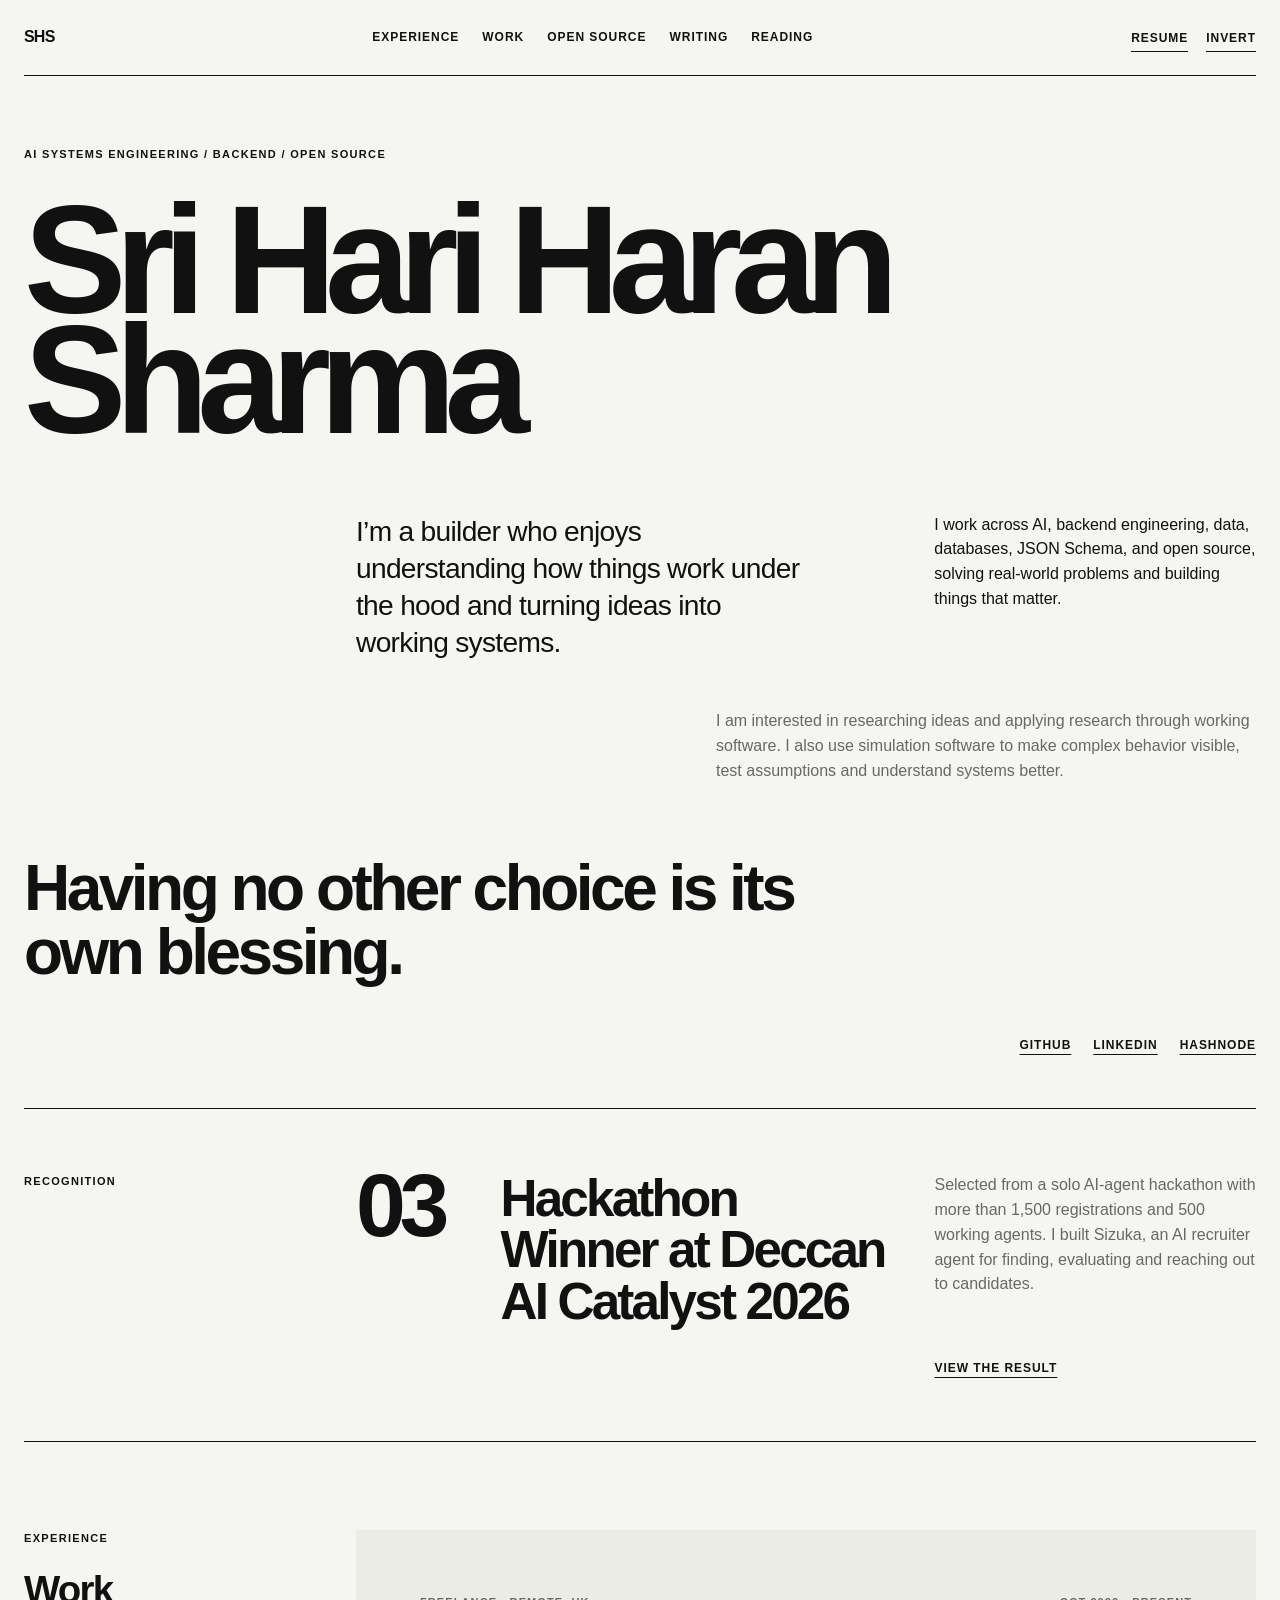
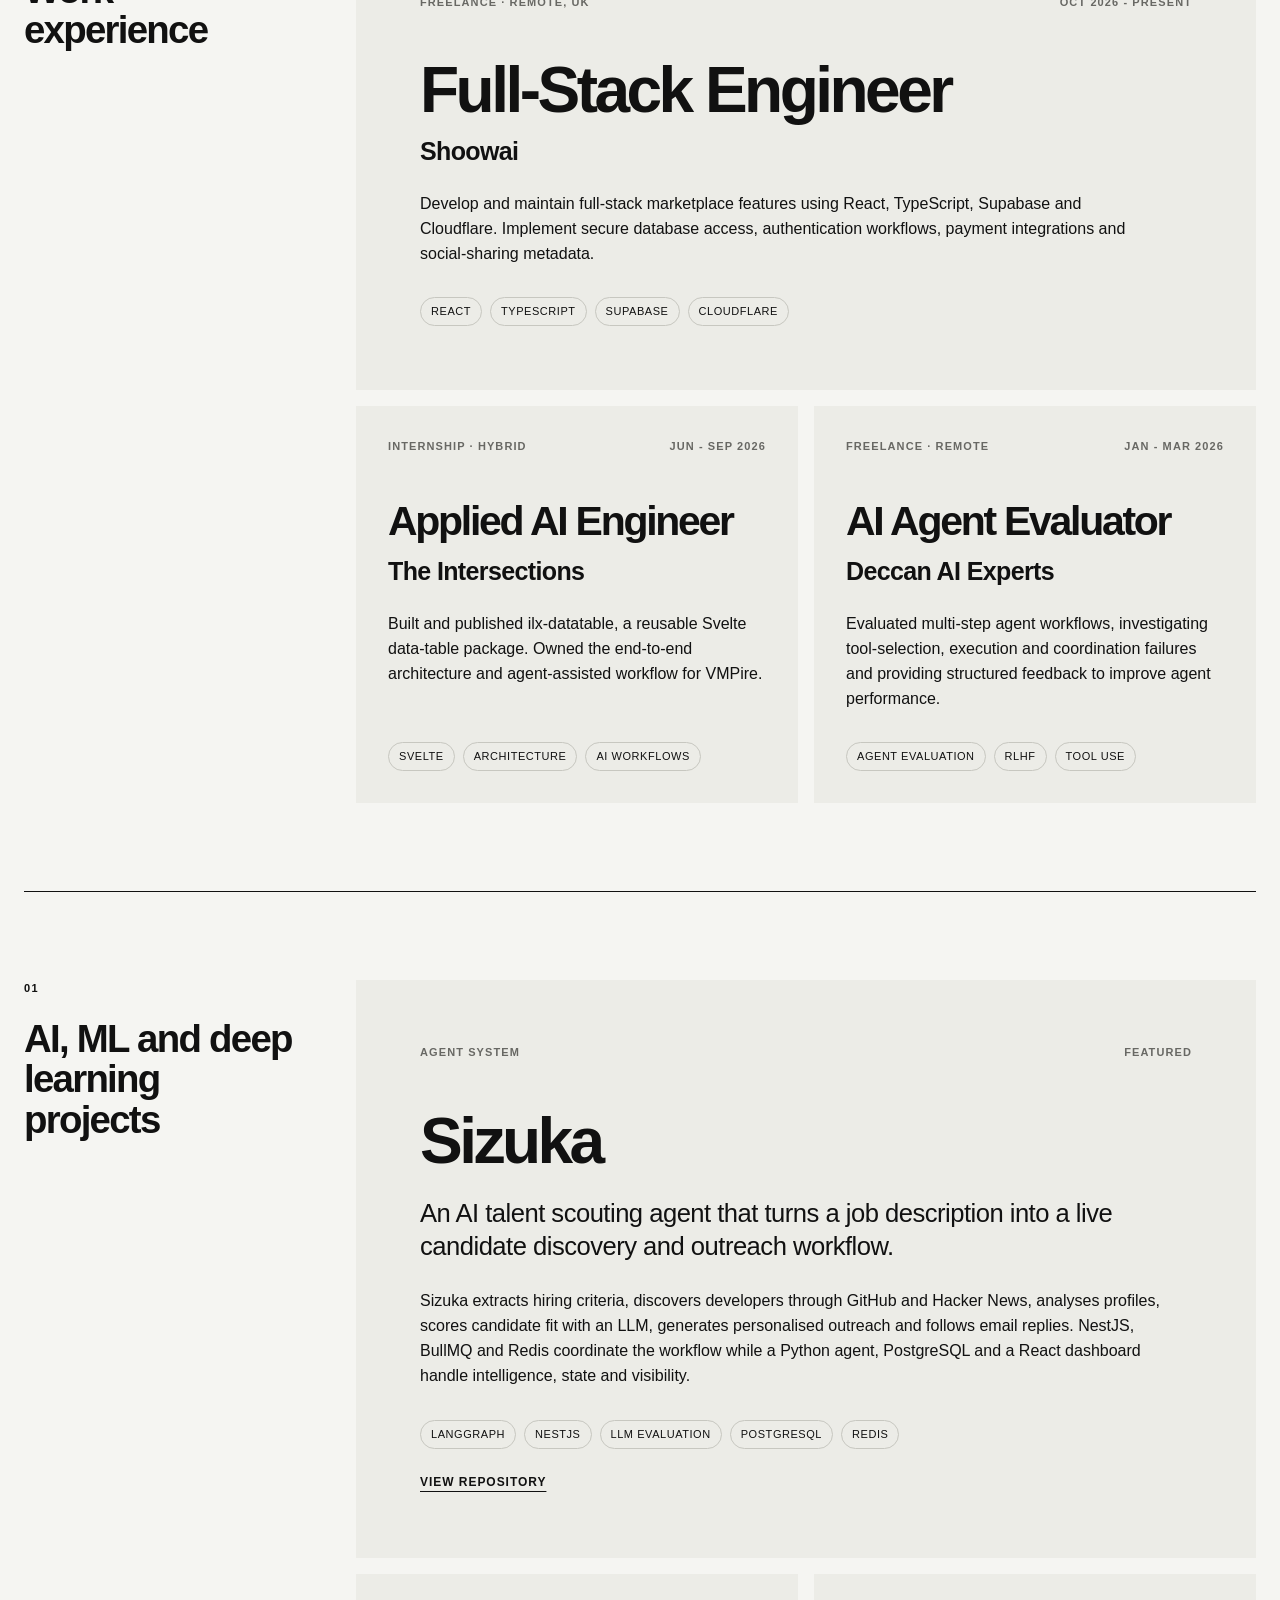
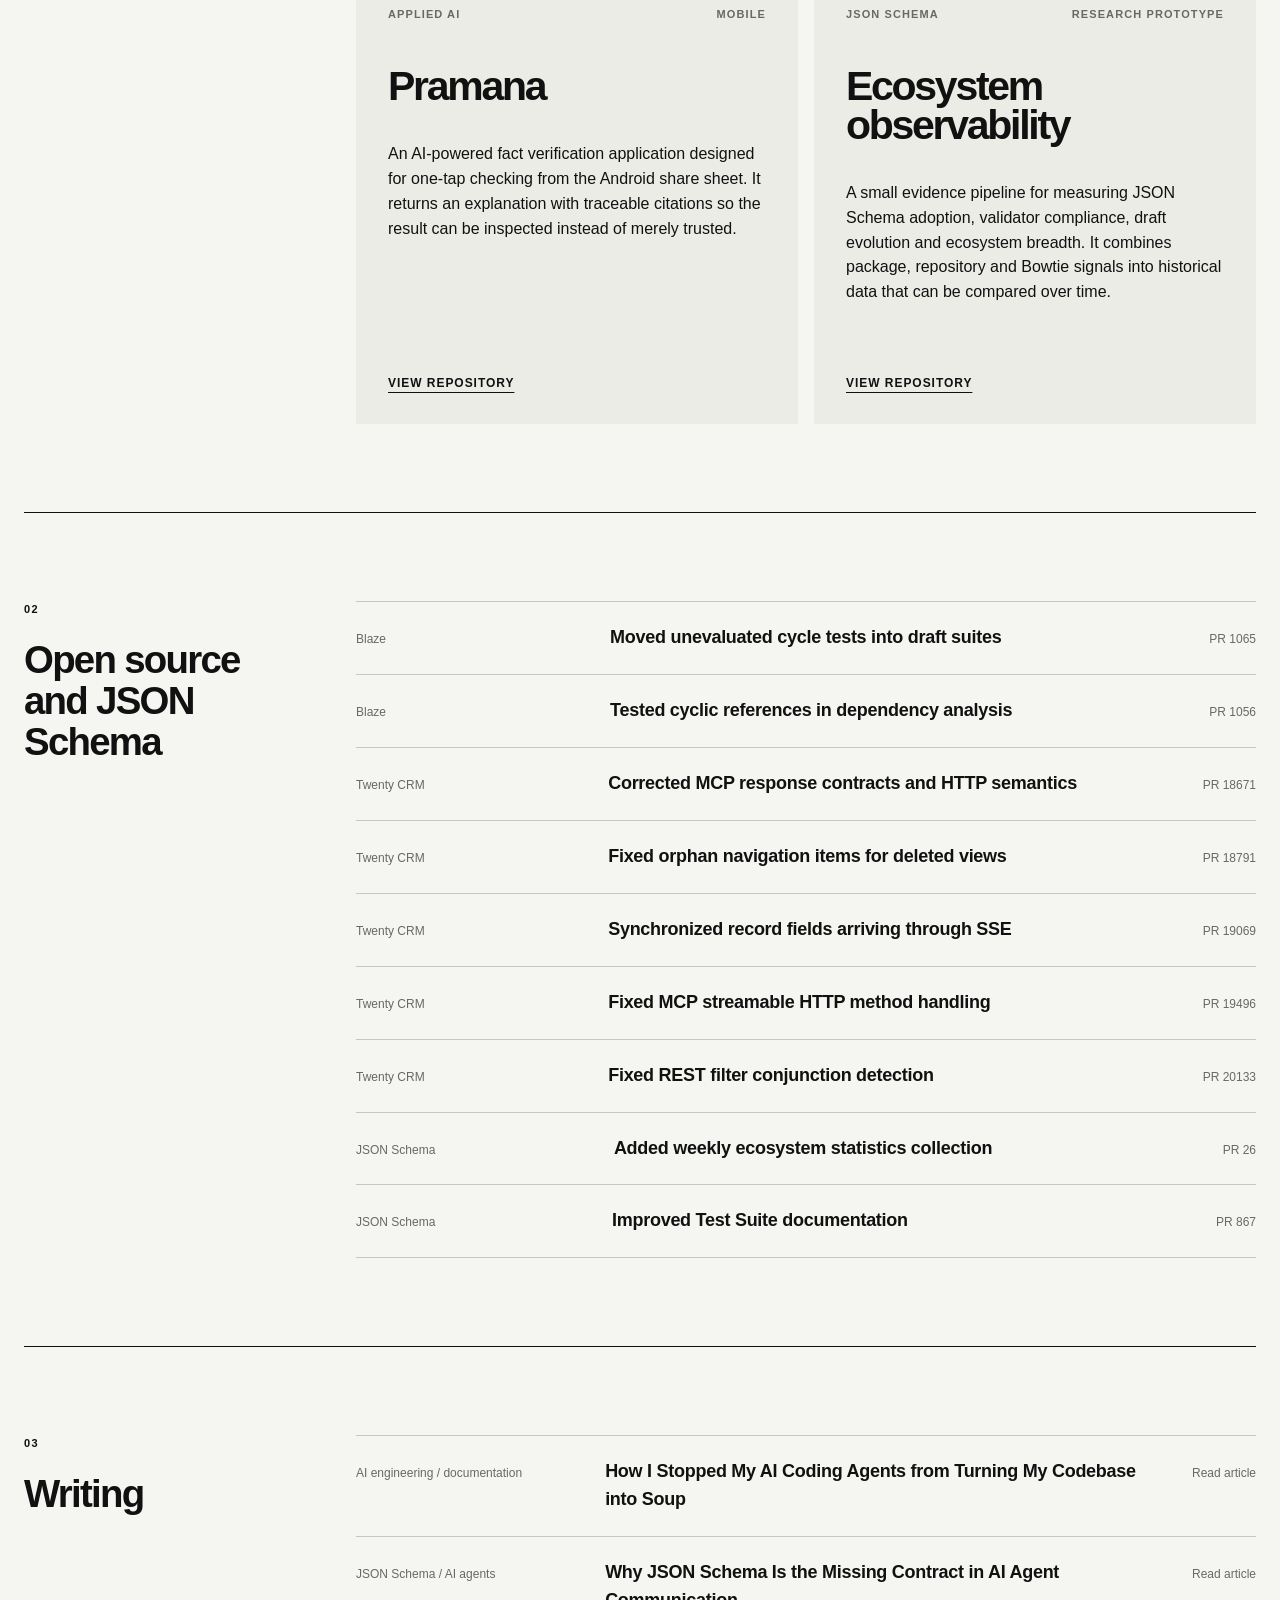
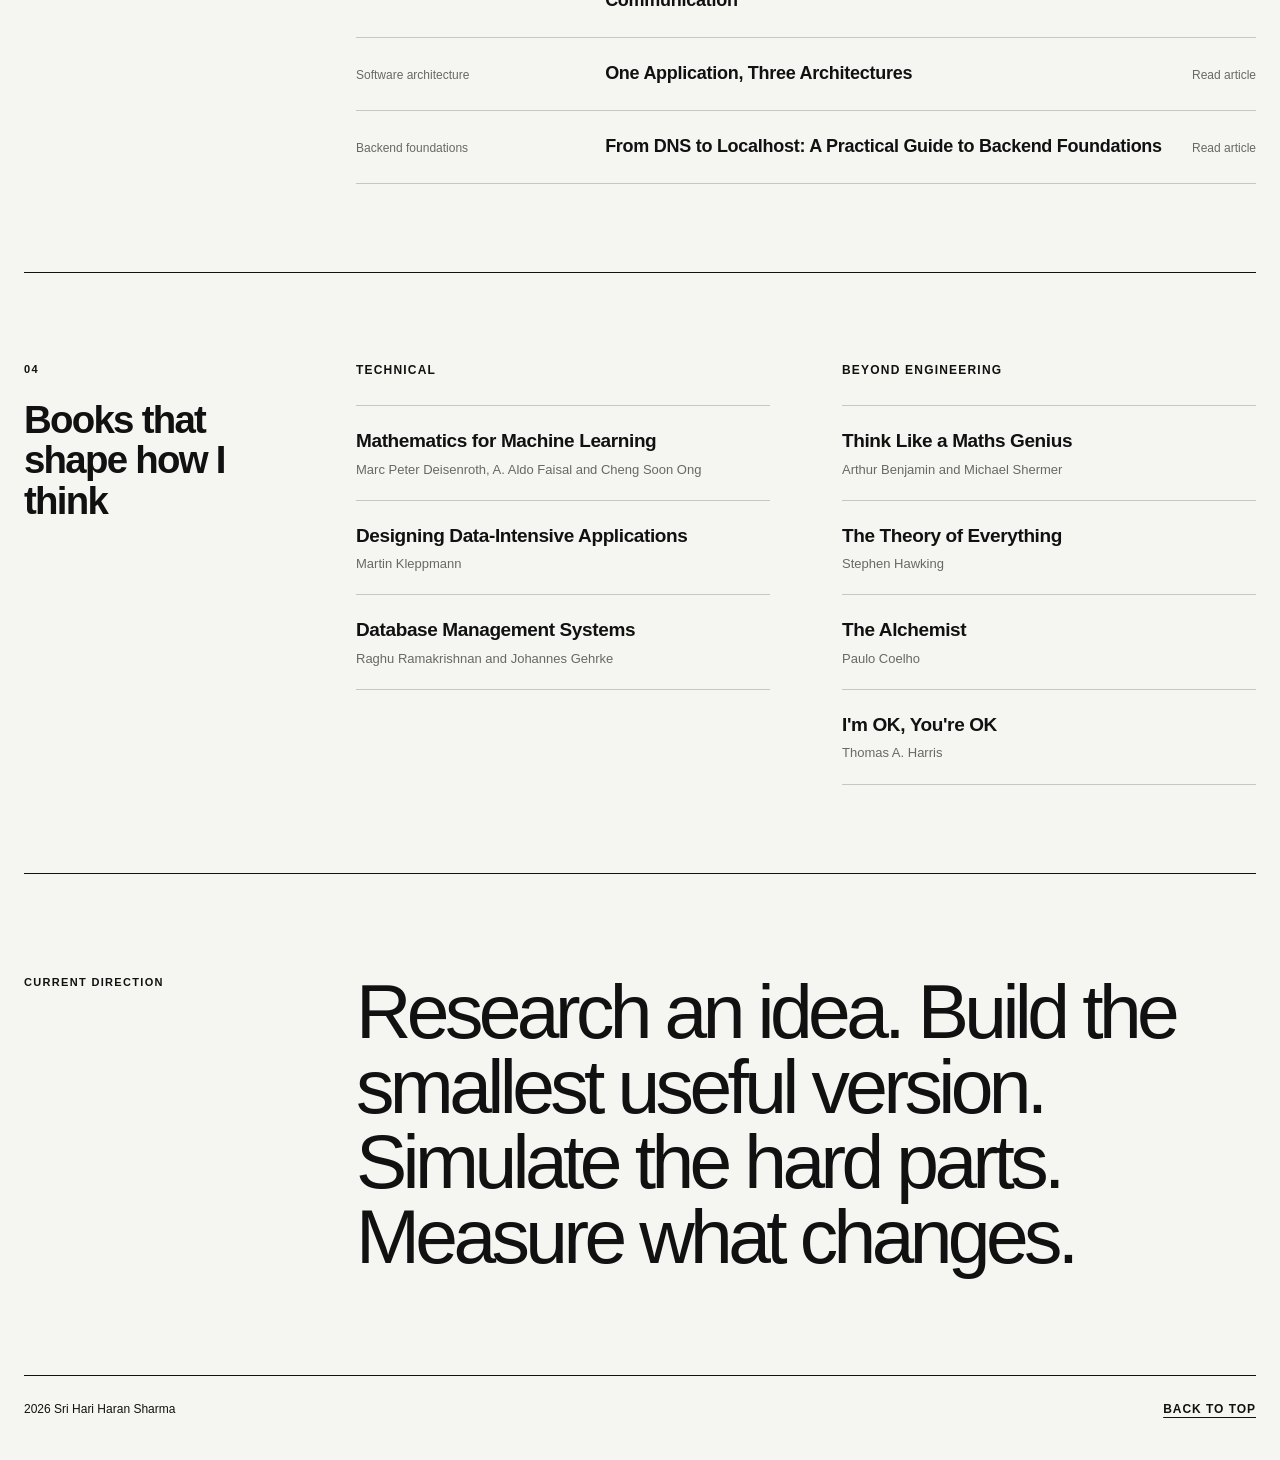
<file: site/index.html>
<!doctype html>
<html lang="en">
	<head>
		<meta charset="utf-8" />
		<meta name="viewport" content="width=device-width, initial-scale=1" />
		<meta name="description" content="Sri Hari Haran Sharma builds AI systems, backend infrastructure and open-source tools around JSON Schema." />
		<meta name="theme-color" content="#f5f5f2" />
		<title>Sri Hari Haran Sharma | AI Systems and Open Source</title>
		<link rel="stylesheet" href="./site.css?v=20260927-5" />
		<link rel="icon" type="image/svg+xml" href="data:image/svg+xml,%3Csvg xmlns='http://www.w3.org/2000/svg' viewBox='0 0 32 32'%3E%3Crect width='32' height='32' fill='%23111111'/%3E%3Cpath d='M8 8h16M8 16h16M8 24h16' stroke='white' stroke-width='2'/%3E%3C/svg%3E" />
		<script src="./site.js" defer></script>
	</head>
	<body>
		<a class="skip-link" href="#main">Skip to content</a>

		<header class="site-header">
			<a class="wordmark" href="#top" aria-label="Home">SHS</a>
			<nav aria-label="Primary navigation">
				<a href="#experience">Experience</a>
				<a href="#work">Work</a>
				<a href="#open-source">Open source</a>
				<a href="#writing">Writing</a>
				<a href="#reading">Reading</a>
			</nav>
			<div class="header-actions">
				<a class="resume-nav" href="./resume/?v=20260927-2">Resume</a>
				<button class="theme-toggle" type="button" aria-pressed="false">Invert</button>
			</div>
		</header>

		<main id="main">
			<section class="hero" id="top">
				<p class="kicker">AI systems engineering / backend / open source</p>
				<h1>Sri Hari Haran<br />Sharma</h1>
				<div class="hero-grid">
					<p class="intro">I’m a builder who enjoys understanding how things work under the hood and turning ideas into working systems.</p>
					<p>I work across AI, backend engineering, data, databases, JSON Schema, and open source, solving real-world problems and building things that matter.</p>
				</div>
				<p class="research-note">I am interested in researching ideas and applying research through working software. I also use simulation software to make complex behavior visible, test assumptions and understand systems better.</p>
				<blockquote class="hero-quote">Having no other choice is its own blessing.</blockquote>
				<div class="profile-links" aria-label="Profiles">
					<a href="https://github.com/channi23" target="_blank" rel="noreferrer">GitHub</a>
					<a href="https://in.linkedin.com/in/sri-hariharan-sharma-aa1478286" target="_blank" rel="noreferrer">LinkedIn</a>
					<a href="https://hashnode.com/@blundharan" target="_blank" rel="noreferrer">Hashnode</a>
				</div>
			</section>

			<section class="feature achievement" aria-labelledby="achievement-title">
				<p class="section-label">Recognition</p>
				<div>
					<p class="feature-number">03</p>
					<h2 id="achievement-title">Hackathon Winner at Deccan AI Catalyst 2026</h2>
					<p>Selected from a solo AI-agent hackathon with more than 1,500 registrations and 500 working agents. I built Sizuka, an AI recruiter agent for finding, evaluating and reaching out to candidates.</p>
					<a class="text-link" href="https://lnkd.in/gbg5v8FC" target="_blank" rel="noreferrer">View the result</a>
				</div>
			</section>

			<section class="section" id="experience">
				<div class="section-heading">
					<p class="section-index">Experience</p>
					<h2>Work experience</h2>
				</div>
				<div class="experience-list">
					<article class="experience-card experience-featured">
						<div class="project-topline"><span>Freelance · Remote, UK</span><span>Oct 2026 - Present</span></div>
						<h3>Full-Stack Engineer</h3>
						<p class="experience-company">Shoowai</p>
						<p>Develop and maintain full-stack marketplace features using React, TypeScript, Supabase and Cloudflare. Implement secure database access, authentication workflows, payment integrations and social-sharing metadata.</p>
						<ul class="tags"><li>React</li><li>TypeScript</li><li>Supabase</li><li>Cloudflare</li></ul>
					</article>
					<div class="experience-grid">
						<article class="experience-card">
							<div class="project-topline"><span>Internship · Hybrid</span><span>Jun - Sep 2026</span></div>
							<h3>Applied AI Engineer</h3>
							<p class="experience-company">The Intersections</p>
							<p>Built and published ilx-datatable, a reusable Svelte data-table package. Owned the end-to-end architecture and agent-assisted workflow for VMPire.</p>
							<ul class="tags"><li>Svelte</li><li>Architecture</li><li>AI workflows</li></ul>
						</article>
						<article class="experience-card">
							<div class="project-topline"><span>Freelance · Remote</span><span>Jan - Mar 2026</span></div>
							<h3>AI Agent Evaluator</h3>
							<p class="experience-company">Deccan AI Experts</p>
							<p>Evaluated multi-step agent workflows, investigating tool-selection, execution and coordination failures and providing structured feedback to improve agent performance.</p>
							<ul class="tags"><li>Agent evaluation</li><li>RLHF</li><li>Tool use</li></ul>
						</article>
					</div>
				</div>
			</section>

			<section class="section" id="work">
				<div class="section-heading">
					<p class="section-index">01</p>
					<h2>AI, ML and deep learning projects</h2>
				</div>

				<div class="project-list">
					<article class="project featured-project">
						<div class="project-topline"><span>Agent system</span><span>Featured</span></div>
						<h3>Sizuka</h3>
						<p class="project-lede">An AI talent scouting agent that turns a job description into a live candidate discovery and outreach workflow.</p>
						<p>Sizuka extracts hiring criteria, discovers developers through GitHub and Hacker News, analyses profiles, scores candidate fit with an LLM, generates personalised outreach and follows email replies. NestJS, BullMQ and Redis coordinate the workflow while a Python agent, PostgreSQL and a React dashboard handle intelligence, state and visibility.</p>
						<ul class="tags"><li>LangGraph</li><li>NestJS</li><li>LLM evaluation</li><li>PostgreSQL</li><li>Redis</li></ul>
						<a class="text-link" href="https://github.com/channi23/sizuka" target="_blank" rel="noreferrer">View repository</a>
					</article>

					<div class="project-grid">
						<article class="project">
							<div class="project-topline"><span>Applied AI</span><span>Mobile</span></div>
							<h3>Pramana</h3>
							<p>An AI-powered fact verification application designed for one-tap checking from the Android share sheet. It returns an explanation with traceable citations so the result can be inspected instead of merely trusted.</p>
							<a class="text-link" href="https://github.com/channi23/orangelens" target="_blank" rel="noreferrer">View repository</a>
						</article>

						<article class="project">
							<div class="project-topline"><span>JSON Schema</span><span>Research prototype</span></div>
							<h3>Ecosystem observability</h3>
							<p>A small evidence pipeline for measuring JSON Schema adoption, validator compliance, draft evolution and ecosystem breadth. It combines package, repository and Bowtie signals into historical data that can be compared over time.</p>
							<a class="text-link" href="https://github.com/channi23/json-schema-ecosystem-observability-poc" target="_blank" rel="noreferrer">View repository</a>
						</article>
					</div>
				</div>
			</section>

			<section class="section" id="open-source">
				<div class="section-heading">
					<p class="section-index">02</p>
					<h2>Open source and JSON Schema</h2>
				</div>
				<div class="link-rows">
					<a href="https://github.com/sourcemeta/blaze/pull/1065" target="_blank" rel="noreferrer"><span>Blaze</span><strong>Moved unevaluated cycle tests into draft suites</strong><small>PR 1065</small></a>
					<a href="https://github.com/sourcemeta/blaze/pull/1056" target="_blank" rel="noreferrer"><span>Blaze</span><strong>Tested cyclic references in dependency analysis</strong><small>PR 1056</small></a>
					<a href="https://github.com/twentyhq/twenty/pull/18671" target="_blank" rel="noreferrer"><span>Twenty CRM</span><strong>Corrected MCP response contracts and HTTP semantics</strong><small>PR 18671</small></a>
					<a href="https://github.com/twentyhq/twenty/pull/18791" target="_blank" rel="noreferrer"><span>Twenty CRM</span><strong>Fixed orphan navigation items for deleted views</strong><small>PR 18791</small></a>
					<a href="https://github.com/twentyhq/twenty/pull/19069" target="_blank" rel="noreferrer"><span>Twenty CRM</span><strong>Synchronized record fields arriving through SSE</strong><small>PR 19069</small></a>
					<a href="https://github.com/twentyhq/twenty/pull/19496" target="_blank" rel="noreferrer"><span>Twenty CRM</span><strong>Fixed MCP streamable HTTP method handling</strong><small>PR 19496</small></a>
					<a href="https://github.com/twentyhq/twenty/pull/20133" target="_blank" rel="noreferrer"><span>Twenty CRM</span><strong>Fixed REST filter conjunction detection</strong><small>PR 20133</small></a>
					<a href="https://github.com/json-schema-org/ecosystem/pull/26" target="_blank" rel="noreferrer"><span>JSON Schema</span><strong>Added weekly ecosystem statistics collection</strong><small>PR 26</small></a>
					<a href="https://github.com/json-schema-org/JSON-Schema-Test-Suite/pull/867" target="_blank" rel="noreferrer"><span>JSON Schema</span><strong>Improved Test Suite documentation</strong><small>PR 867</small></a>
				</div>
			</section>

			<section class="section" id="writing">
				<div class="section-heading">
					<p class="section-index">03</p>
					<h2>Writing</h2>
				</div>
				<div class="writing-list">
					<a href="./blog/vmpire-documentation-workflow/" target="_self"><span>AI engineering / documentation</span><strong>How I Stopped My AI Coding Agents from Turning My Codebase into Soup</strong><small>Read article</small></a>
					<a href="https://json-schema.hashnode.dev/why-json-schema-is-the-missing-contract-in-ai-agent-communication" target="_blank" rel="noreferrer"><span>JSON Schema / AI agents</span><strong>Why JSON Schema Is the Missing Contract in AI Agent Communication</strong><small>Read article</small></a>
					<a href="https://cracked-backend-dev.hashnode.dev/one-application-three-architectures" target="_blank" rel="noreferrer"><span>Software architecture</span><strong>One Application, Three Architectures</strong><small>Read article</small></a>
					<a href="https://cracked-backend-dev.hashnode.dev/from-dns-to-localhost-a-practical-guide-to-backend-foundations" target="_blank" rel="noreferrer"><span>Backend foundations</span><strong>From DNS to Localhost: A Practical Guide to Backend Foundations</strong><small>Read article</small></a>
				</div>
			</section>

			<section class="section" id="reading">
				<div class="section-heading">
					<p class="section-index">04</p>
					<h2>Books that shape how I think</h2>
				</div>
				<div class="books-grid">
					<div>
						<h3>Technical</h3>
						<ul class="book-list">
							<li><strong>Mathematics for Machine Learning</strong><span>Marc Peter Deisenroth, A. Aldo Faisal and Cheng Soon Ong</span></li>
							<li><strong>Designing Data-Intensive Applications</strong><span>Martin Kleppmann</span></li>
							<li><strong>Database Management Systems</strong><span>Raghu Ramakrishnan and Johannes Gehrke</span></li>
						</ul>
					</div>
					<div>
						<h3>Beyond engineering</h3>
						<ul class="book-list">
							<li><strong>Think Like a Maths Genius</strong><span>Arthur Benjamin and Michael Shermer</span></li>
							<li><strong>The Theory of Everything</strong><span>Stephen Hawking</span></li>
							<li><strong>The Alchemist</strong><span>Paulo Coelho</span></li>
							<li><strong>I'm OK, You're OK</strong><span>Thomas A. Harris</span></li>
						</ul>
					</div>
				</div>
			</section>

			<section class="closing">
				<p class="section-label">Current direction</p>
				<p>Research an idea. Build the smallest useful version. Simulate the hard parts. Measure what changes.</p>
			</section>
		</main>

		<footer>
			<p><span id="year">2026</span> Sri Hari Haran Sharma</p>
			<a href="#top">Back to top</a>
		</footer>
	</body>
</html>
</file>
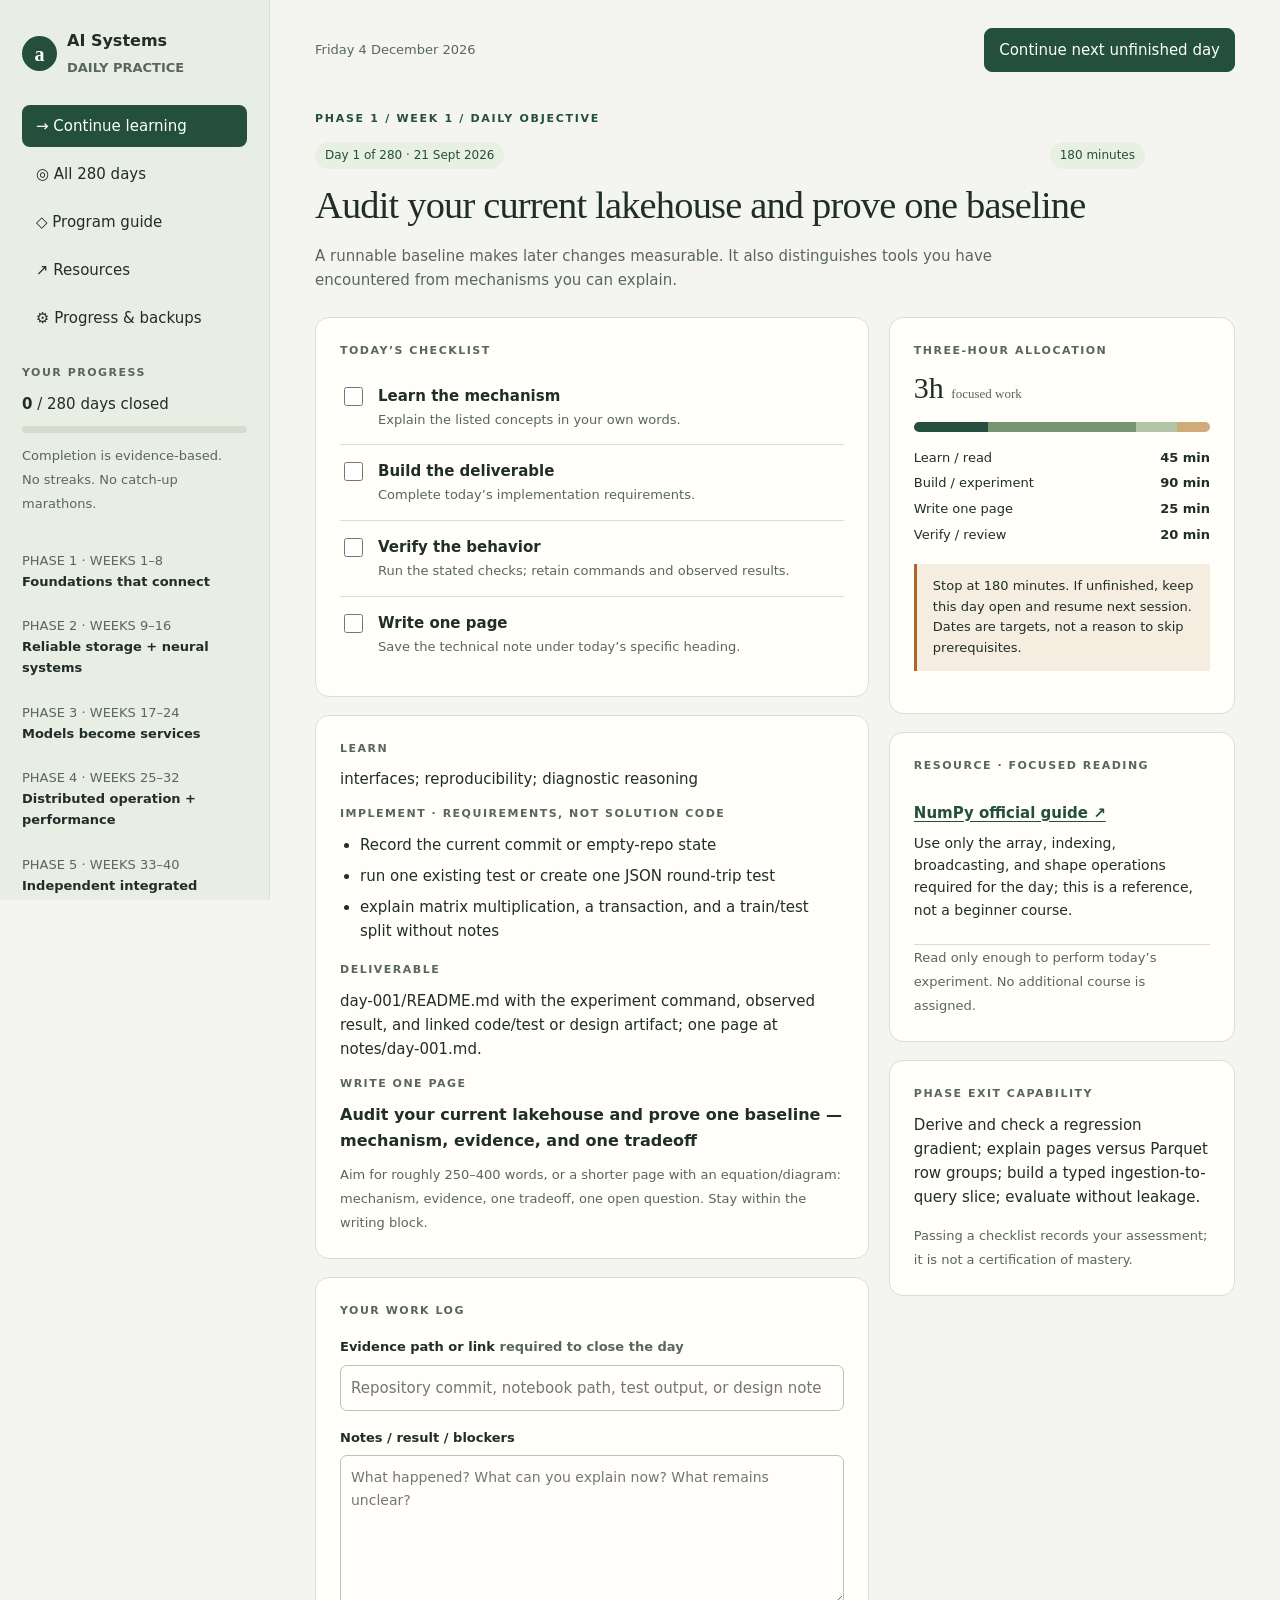
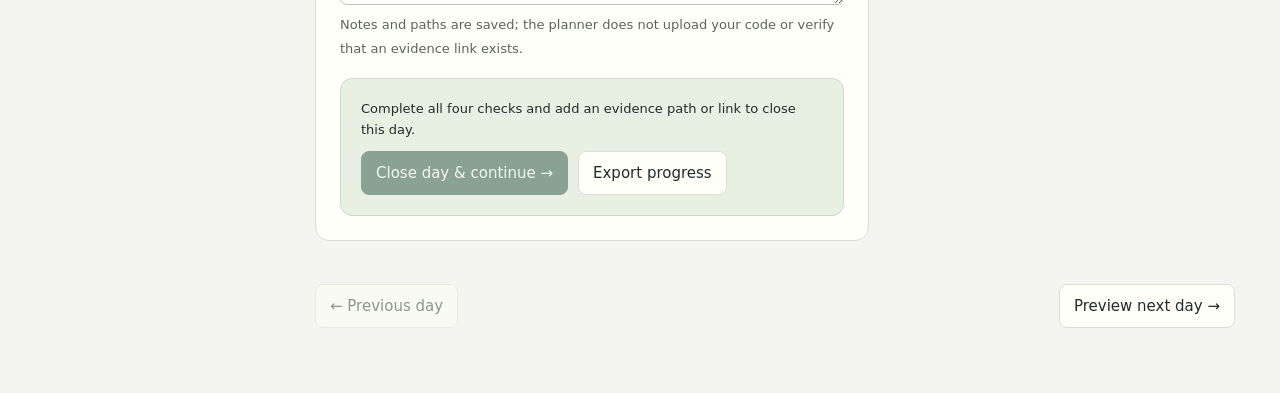
<file: site/ai-system/index.html>
<!doctype html>
<html lang="en"><head><meta charset="utf-8"><meta name="viewport" content="width=device-width,initial-scale=1"><title>AI Systems • Daily Practice</title>
<style>
:root{--bg:#f4f5f0;--paper:#fffef9;--ink:#202d29;--muted:#59665f;--line:#d9dfd6;--green:#234f3c;--light:#e8efe3;--gold:#ad6530}*{box-sizing:border-box}body{margin:0;background:var(--bg);color:var(--ink);font:15px/1.6 system-ui,-apple-system,BlinkMacSystemFont,"Segoe UI",sans-serif}button,input,select,textarea{font:inherit}button,a,input,select,textarea{outline-offset:4px}button{cursor:pointer;border:1px solid var(--line);background:var(--paper);border-radius:8px;padding:9px 14px;color:var(--ink)}button:hover{background:var(--light)}button:disabled{cursor:not-allowed;opacity:.48}.primary{background:var(--green);color:white;border-color:var(--green)}.primary:hover{background:#153e2c}a{color:var(--green);text-underline-offset:3px}h1,h2,h3,p{margin-top:0}h1{font:500 clamp(27px,3vw,42px)/1.15 Georgia,serif;letter-spacing:-.8px;margin-bottom:17px}h2{font:500 26px/1.25 Georgia,serif;margin-bottom:18px}h3{font-size:16px;margin-bottom:9px}p{margin-bottom:14px}.muted,small{color:var(--muted)}small{font-size:13px}.eyebrow{text-transform:uppercase;letter-spacing:1.7px;font-size:11px;font-weight:700;color:var(--green);margin-bottom:14px}.app{display:grid;grid-template-columns:270px 1fr;min-height:100vh}aside{padding:28px 22px;position:sticky;top:0;height:100vh;overflow:auto;background:#e9eee4;border-right:1px solid var(--line)}.brand{display:flex;align-items:center;gap:10px;font-size:16px;font-weight:700;margin-bottom:26px}.mark{width:35px;height:35px;border-radius:50%;background:var(--green);color:white;display:grid;place-items:center;font-family:Georgia,serif;font-size:20px}nav{display:grid;gap:6px;margin-bottom:25px}nav button{text-align:left;border:0;background:transparent}nav button.active{background:var(--green);color:white}.progress{height:7px;border-radius:8px;background:#d3dccd;overflow:hidden;margin:10px 0}.progress span{display:block;height:100%;background:var(--green)}.phase-links{margin:24px 0}.phase-links button{width:100%;text-align:left;background:transparent;margin:4px 0;border:0;padding:8px 0;font-size:13px}.phase-links b{display:block;font-weight:600}.side-bottom{border-top:1px solid #cad5c3;padding-top:18px}main{max-width:1180px;width:100%;padding:28px 45px 65px;margin:auto}.topbar{display:flex;align-items:center;justify-content:space-between;gap:15px;margin-bottom:38px}.topbar span{font-size:13px;color:var(--muted)}.badge{display:inline-block;border-radius:20px;background:var(--light);color:var(--green);font-size:12px;padding:4px 10px}.hero{max-width:830px;margin-bottom:25px}.hero p{color:var(--muted);max-width:750px}.row{display:flex;align-items:center;gap:10px;flex-wrap:wrap}.spread{justify-content:space-between}.card{background:var(--paper);border:1px solid var(--line);border-radius:14px;padding:24px;margin-bottom:18px}.daily-grid{display:grid;grid-template-columns:minmax(0,1.6fr) minmax(250px,1fr);gap:20px}.daily-grid>div{min-width:0}.section-label{font-size:11px;font-weight:700;letter-spacing:1.5px;text-transform:uppercase;color:var(--muted);margin-bottom:10px}.checks{display:grid;gap:0}.check{display:flex;gap:12px;padding:14px 0;border-bottom:1px solid var(--line);align-items:flex-start}.check:last-child{border-bottom:0}.check input{accent-color:var(--green);width:19px;height:19px;margin-top:3px;flex-shrink:0}.check span{display:block}.check small{display:block;margin-top:2px}.check:has(input:checked) b{color:var(--muted);text-decoration:line-through}.timebar{display:flex;border-radius:6px;overflow:hidden;height:10px;margin:16px 0}.timebar i:nth-child(1){background:#244f3d}.timebar i:nth-child(2){background:#779570}.timebar i:nth-child(3){background:#b2c5a7}.timebar i:nth-child(4){background:#cfab79}.timebar i:nth-child(5){background:#dfd9bf}.time-list{display:grid;gap:5px;font-size:13px}.time-list div{display:flex;justify-content:space-between}ul{padding-left:20px;margin:8px 0 18px}li{margin-bottom:7px}textarea,input[type=text],input[type=date],select{width:100%;border:1px solid #b9c5b6;border-radius:7px;background:#fffefb;color:var(--ink);padding:10px}textarea{resize:vertical;min-height:150px;font-size:14px}label.field{display:block;font-size:13px;font-weight:600;margin:17px 0 7px}.closebox{background:var(--light);border:1px solid #cbd9c3;border-radius:12px;padding:20px;margin-top:18px}.closebox p{font-size:13px;margin-bottom:10px}.day-footer{display:flex;gap:10px;justify-content:space-between;margin-top:25px}.linkbtn{padding:2px 0;background:none;border:0;color:var(--green);text-decoration:underline}.daylist{display:grid;gap:10px}.dayrow{display:grid;grid-template-columns:80px 1fr 90px;gap:18px;align-items:center;text-align:left;padding:18px;background:var(--paper);width:100%}.dayrow.done{background:#e9efe3}.dayrow small{display:block}.filters{display:grid;grid-template-columns:1fr 190px 155px;gap:12px;margin-bottom:20px}.weekhead{font-size:16px;margin:20px 0 4px}.table-wrap{overflow:auto}table{border-collapse:collapse;width:100%;font-size:14px}td,th{text-align:left;vertical-align:top;padding:12px 10px;border-bottom:1px solid var(--line)}th{color:var(--green);font-size:12px}.grid2{display:grid;grid-template-columns:1fr 1fr;gap:18px}.notice{border-left:3px solid var(--gold);background:#f4ede0;padding:12px 16px;font-size:13px;margin:18px 0}.resource{border-bottom:1px solid var(--line);padding:16px 0}.resource:last-child{border:0}.resource p{font-size:14px;margin:7px 0}.toast{position:fixed;bottom:24px;left:50%;transform:translateX(-50%);background:var(--ink);color:white;padding:12px 20px;border-radius:10px;z-index:9;max-width:90vw}.hidden{display:none!important}.statusline{font-size:12px;color:var(--muted);margin-top:12px}.failure{color:#9a351c}.stat{font-size:30px;line-height:1.2;font-family:Georgia,serif}.mini{font-size:12px}details{margin:12px 0}summary{cursor:pointer;font-weight:600}code{font-size:12px;background:var(--light);padding:2px 4px;border-radius:4px;overflow-wrap:anywhere}@media(max-width:1000px){main{padding:24px}.daily-grid{grid-template-columns:1fr}.app{grid-template-columns:230px 1fr}}@media(max-width:720px){.app{display:block}aside{position:relative;height:auto;padding:18px;border-right:0;border-bottom:1px solid var(--line)}.brand{margin-bottom:13px}.phase-links,.side-bottom,.side-progress{display:none}nav{display:flex;overflow:auto;margin-bottom:0;gap:5px}nav button{white-space:nowrap;padding:8px 12px;font-size:13px}main{padding:20px 16px}.topbar{margin-bottom:25px}.grid2{grid-template-columns:1fr}.filters{grid-template-columns:1fr}.dayrow{grid-template-columns:55px 1fr;gap:12px}.dayrow .badge{grid-column:2;justify-self:start}.card{padding:19px}.hero{margin-bottom:20px}}@media print{aside,.topbar,.day-footer,button,.filters,.closebox{display:none!important}.app{display:block}main{padding:0;max-width:none}.card{break-inside:avoid}.daily-grid{display:block}textarea{height:180px}body{background:white}}
</style></head><body>
<div class="app"><aside><div class="brand"><div class="mark">a</div><div>AI Systems<br><small>DAILY PRACTICE</small></div></div><nav aria-label="Main navigation"><button data-view="day" class="active">→ Continue learning</button><button data-view="roadmap">◎ All 280 days</button><button data-view="guide">◇ Program guide</button><button data-view="resources">↗ Resources</button><button data-view="settings">⚙ Progress & backups</button></nav><div class="side-progress"><div class="section-label">Your progress</div><div id="progress-count"></div><div class="progress"><span id="progress-bar"></span></div><small>Completion is evidence-based.<br>No streaks. No catch-up marathons.</small></div><div class="phase-links" id="phase-links"></div><div class="side-bottom"><small>One objective. Three hours.<br>Learn → build → explain.</small><div id="save-status" class="statusline" aria-live="polite"></div></div></aside>
<main><div class="topbar"><span id="current-date"></span><button id="resume" class="primary">Continue next unfinished day</button></div><div id="content"></div></main></div><div id="toast" class="toast hidden" role="status"></div><input type="file" id="import-file" accept="application/json,.json" hidden>
<script id="embedded-progress" type="application/json">null</script>
<script>
'use strict';
const C={"days": [{"n": 1, "week": 1, "phase": 0, "review": false, "why": "A runnable baseline makes later changes measurable. It also distinguishes tools you have encountered from mechanisms you can explain.", "write": "Audit your current lakehouse and prove one baseline — mechanism, evidence, and one tradeoff", "deliverable": "day-001/README.md with the experiment command, observed result, and linked code/test or design artifact; one page at notes/day-001.md.", "allocation": [45, 90, 25, 20], "title": "Audit your current lakehouse and prove one baseline", "concepts": "interfaces; reproducibility; diagnostic reasoning", "requirements": "Record the current commit or empty-repo state; run one existing test or create one JSON round-trip test; explain matrix multiplication, a transaction, and a train/test split without notes", "res": "numpy"}, {"n": 2, "week": 1, "phase": 0, "review": false, "why": "A runnable baseline makes later changes measurable. It also distinguishes tools you have encountered from mechanisms you can explain.", "write": "Define a strict ingestion contract — mechanism, evidence, and one tradeoff", "deliverable": "day-002/README.md with the experiment command, observed result, and linked code/test or design artifact; one page at notes/day-002.md.", "allocation": [45, 90, 25, 20], "title": "Define a strict ingestion contract", "concepts": "JSON types; missing versus null; schema dialects", "requirements": "Specify validate(record) returning accepted or structured errors; accept two valid records; reject wrong types, missing fields, and unexpected fields", "res": "schema"}, {"n": 3, "week": 1, "phase": 0, "review": false, "why": "A runnable baseline makes later changes measurable. It also distinguishes tools you have encountered from mechanisms you can explain.", "write": "Write one typed Parquet batch — mechanism, evidence, and one tradeoff", "deliverable": "day-003/README.md with the experiment command, observed result, and linked code/test or design artifact; one page at notes/day-003.md.", "allocation": [30, 105, 25, 20], "title": "Write one typed Parquet batch", "concepts": "Arrow schema; serialization; nullability", "requirements": "Implement write_batch(records, path); preserve nulls and integer types; round-trip ten records; avoid inferred mixed types", "res": "arrow"}, {"n": 4, "week": 1, "phase": 0, "review": false, "why": "A runnable baseline makes later changes measurable. It also distinguishes tools you have encountered from mechanisms you can explain.", "write": "Query exactly the files you wrote — mechanism, evidence, and one tradeoff", "deliverable": "day-004/README.md with the experiment command, observed result, and linked code/test or design artifact; one page at notes/day-004.md.", "allocation": [30, 105, 25, 20], "title": "Query exactly the files you wrote", "concepts": "projection; filtering; relation boundaries", "requirements": "Implement query_files(paths, sql); pass an explicit file list; check a filtered aggregate against a hand-computed result", "res": "duck"}, {"n": 5, "week": 1, "phase": 0, "review": false, "why": "A runnable baseline makes later changes measurable. It also distinguishes tools you have encountered from mechanisms you can explain.", "write": "Package and reproduce the vertical slice — mechanism, evidence, and one tradeoff", "deliverable": "day-005/README.md with the experiment command, observed result, and linked code/test or design artifact; one page at notes/day-005.md.", "allocation": [30, 105, 25, 20], "title": "Package and reproduce the vertical slice", "concepts": "configuration; dependency pinning; logging", "requirements": "Provide one command for validate-to-query; use a fresh temporary directory; record Python and package versions; include one failing-input test", "res": "arrow"}, {"n": 6, "week": 1, "phase": 0, "review": false, "why": "A runnable baseline makes later changes measurable. It also distinguishes tools you have encountered from mechanisms you can explain.", "write": "Trace one Blaze validation end to end — mechanism, evidence, and one tradeoff", "deliverable": "day-006/README.md with the experiment command, observed result, and linked code/test or design artifact; one page at notes/day-006.md.", "allocation": [30, 105, 25, 20], "title": "Trace one Blaze validation end to end", "concepts": "compiler/runtime separation; source navigation", "requirements": "Pin the checkout commit; locate a simple type-keyword test and its implementation; draw the call path with verified symbols; write one unresolved question", "res": "blaze"}, {"n": 7, "week": 1, "phase": 0, "review": true, "title": "Close the week with evidence — Establish a reproducible learning and data baseline", "why": "Retrieval practice reveals gaps that reading can hide. Use the repair block for the hardest unfinished prerequisite; extend the calendar if it is still unresolved.", "concepts": "Recall; debugging; evidence audit; prerequisite repair", "requirements": "Run one key experiment from this week without copying the solution; explain its invariant or equation; repair the highest-priority defect; check one existing OSS thread or local contribution note without assuming a response", "res": "arrow", "write": "Week 1 review — what I can now explain, build, and debug", "deliverable": "reviews/week-01.md containing all nine review headings, one self-test result, and linked evidence.", "allocation": [30, 75, 30, 25, 20], "next": "Rebuild linear algebra through executable geometry", "headings": ["What I learned", "What I built", "What I understand now", "What I still cannot explain", "Local Lakehouse progress", "OSS progress", "Writing produced", "One technical self-test", "Next week’s primary objective"], "gate": false}, {"n": 8, "week": 2, "phase": 0, "review": false, "why": "Array operations become safer when dimensions carry meaning. These experiments prepare you for least squares, attention, and vector retrieval.", "write": "Make vector and matrix dimensions explicit — mechanism, evidence, and one tradeoff", "deliverable": "day-008/README.md with the experiment command, observed result, and linked code/test or design artifact; one page at notes/day-008.md.", "allocation": [45, 90, 25, 20], "title": "Make vector and matrix dimensions explicit", "concepts": "vectors; shapes; broadcasting", "requirements": "Implement a shape-checked affine transform; compare loop and NumPy outputs; reject one incompatible shape", "res": "mml2"}, {"n": 9, "week": 2, "phase": 0, "review": false, "why": "Array operations become safer when dimensions carry meaning. These experiments prepare you for least squares, attention, and vector retrieval.", "write": "Solve a small linear system and detect singularity — mechanism, evidence, and one tradeoff", "deliverable": "day-009/README.md with the experiment command, observed result, and linked code/test or design artifact; one page at notes/day-009.md.", "allocation": [45, 90, 25, 20], "title": "Solve a small linear system and detect singularity", "concepts": "elimination; rank; linear independence", "requirements": "Solve a 3-by-3 system using elimination; verify Ax=b; demonstrate a singular system without silently dividing by zero", "res": "mml2"}, {"n": 10, "week": 2, "phase": 0, "review": false, "why": "Array operations become safer when dimensions carry meaning. These experiments prepare you for least squares, attention, and vector retrieval.", "write": "Visualize basis and linear transformations — mechanism, evidence, and one tradeoff", "deliverable": "day-010/README.md with the experiment command, observed result, and linked code/test or design artifact; one page at notes/day-010.md.", "allocation": [30, 105, 25, 20], "title": "Visualize basis and linear transformations", "concepts": "basis; span; change of coordinates", "requirements": "Transform a 2D grid by rotation and shear; map two basis vectors; explain why the same coordinates depend on basis", "res": "mml2"}, {"n": 11, "week": 2, "phase": 0, "review": false, "why": "Array operations become safer when dimensions carry meaning. These experiments prepare you for least squares, attention, and vector retrieval.", "write": "Implement projections onto a line — mechanism, evidence, and one tradeoff", "deliverable": "day-011/README.md with the experiment command, observed result, and linked code/test or design artifact; one page at notes/day-011.md.", "allocation": [30, 105, 25, 20], "title": "Implement projections onto a line", "concepts": "dot products; norms; orthogonality", "requirements": "Implement project(x,u); reject a zero direction; verify the residual is orthogonal within tolerance", "res": "mml3"}, {"n": 12, "week": 2, "phase": 0, "review": false, "why": "Array operations become safer when dimensions carry meaning. These experiments prepare you for least squares, attention, and vector retrieval.", "write": "Measure reconstruction error with SVD — mechanism, evidence, and one tradeoff", "deliverable": "day-012/README.md with the experiment command, observed result, and linked code/test or design artifact; one page at notes/day-012.md.", "allocation": [30, 105, 25, 20], "title": "Measure reconstruction error with SVD", "concepts": "eigenvectors; singular values; low rank", "requirements": "Use NumPy SVD on a small matrix; reconstruct ranks 1 through full rank; report Frobenius error; explain what was discarded", "res": "mml4"}, {"n": 13, "week": 2, "phase": 0, "review": false, "why": "Array operations become safer when dimensions carry meaning. These experiments prepare you for least squares, attention, and vector retrieval.", "write": "Connect least squares to projection — mechanism, evidence, and one tradeoff", "deliverable": "day-013/README.md with the experiment command, observed result, and linked code/test or design artifact; one page at notes/day-013.md.", "allocation": [30, 105, 25, 20], "title": "Connect least squares to projection", "concepts": "normal equations; conditioning; QR", "requirements": "Fit a tiny linear dataset using lstsq; compare normal equations on ill-conditioned features; record residual and condition number", "res": "mml9"}, {"n": 14, "week": 2, "phase": 0, "review": true, "title": "Close the week with evidence — Rebuild linear algebra through executable geometry", "why": "Retrieval practice reveals gaps that reading can hide. Use the repair block for the hardest unfinished prerequisite; extend the calendar if it is still unresolved.", "concepts": "Recall; debugging; evidence audit; prerequisite repair", "requirements": "Run one key experiment from this week without copying the solution; explain its invariant or equation; repair the highest-priority defect; check one existing OSS thread or local contribution note without assuming a response", "res": "mml2", "write": "Week 2 review — what I can now explain, build, and debug", "deliverable": "reviews/week-02.md containing all nine review headings, one self-test result, and linked evidence.", "allocation": [30, 75, 30, 25, 20], "next": "Understand records, pages, and physical layout", "headings": ["What I learned", "What I built", "What I understand now", "What I still cannot explain", "Local Lakehouse progress", "OSS progress", "Writing produced", "One technical self-test", "Next week’s primary objective"], "gate": false}, {"n": 15, "week": 3, "phase": 0, "review": false, "why": "You will build a small storage laboratory to explain DBMS internals. Keep this laboratory separate from the Parquet lakehouse: Parquet already owns its physical layout.", "write": "Encode and decode fixed-size records — mechanism, evidence, and one tradeoff", "deliverable": "day-015/README.md with the experiment command, observed result, and linked code/test or design artifact; one page at notes/day-015.md.", "allocation": [45, 90, 25, 20], "title": "Encode and decode fixed-size records", "concepts": "byte order; field widths; serialization", "requirements": "Define encode(record) and decode(bytes); document the format; reject truncation; test negative and boundary values", "res": "os"}, {"n": 16, "week": 3, "phase": 0, "review": false, "why": "You will build a small storage laboratory to explain DBMS internals. Keep this laboratory separate from the Parquet lakehouse: Parquet already owns its physical layout.", "write": "Store records in a fixed-size page — mechanism, evidence, and one tradeoff", "deliverable": "day-016/README.md with the experiment command, observed result, and linked code/test or design artifact; one page at notes/day-016.md.", "allocation": [45, 90, 25, 20], "title": "Store records in a fixed-size page", "concepts": "page header; slots; capacity", "requirements": "Implement Page.insert and Page.get using a byte buffer; return stable slot identifiers; reject overflow", "res": "db"}, {"n": 17, "week": 3, "phase": 0, "review": false, "why": "You will build a small storage laboratory to explain DBMS internals. Keep this laboratory separate from the Parquet lakehouse: Parquet already owns its physical layout.", "write": "Support variable-size records with a slot directory — mechanism, evidence, and one tradeoff", "deliverable": "day-017/README.md with the experiment command, observed result, and linked code/test or design artifact; one page at notes/day-017.md.", "allocation": [30, 105, 25, 20], "title": "Support variable-size records with a slot directory", "concepts": "offsets; fragmentation; tombstones", "requirements": "Extend the laboratory page with offsets and lengths; delete a slot logically; ensure another slot remains readable", "res": "db"}, {"n": 18, "week": 3, "phase": 0, "review": false, "why": "You will build a small storage laboratory to explain DBMS internals. Keep this laboratory separate from the Parquet lakehouse: Parquet already owns its physical layout.", "write": "Read and write pages by identifier — mechanism, evidence, and one tradeoff", "deliverable": "day-018/README.md with the experiment command, observed result, and linked code/test or design artifact; one page at notes/day-018.md.", "allocation": [30, 105, 25, 20], "title": "Read and write pages by identifier", "concepts": "files; offsets; system calls", "requirements": "Implement read_page(id) and write_page(id,bytes); check bounds; reopen the file and verify persistence", "res": "os"}, {"n": 19, "week": 3, "phase": 0, "review": false, "why": "You will build a small storage laboratory to explain DBMS internals. Keep this laboratory separate from the Parquet lakehouse: Parquet already owns its physical layout.", "write": "Compare row and column scans — mechanism, evidence, and one tradeoff", "deliverable": "day-019/README.md with the experiment command, observed result, and linked code/test or design artifact; one page at notes/day-019.md.", "allocation": [30, 105, 25, 20], "title": "Compare row and column scans", "concepts": "locality; projection; layout cost", "requirements": "Scan a generated numeric dataset in row and column layouts; keep query semantics equal; report bytes touched and timing conditions", "res": "arrow"}, {"n": 20, "week": 3, "phase": 0, "review": false, "why": "You will build a small storage laboratory to explain DBMS internals. Keep this laboratory separate from the Parquet lakehouse: Parquet already owns its physical layout.", "write": "Inspect actual Parquet metadata — mechanism, evidence, and one tradeoff", "deliverable": "day-020/README.md with the experiment command, observed result, and linked code/test or design artifact; one page at notes/day-020.md.", "allocation": [30, 105, 25, 20], "title": "Inspect actual Parquet metadata", "concepts": "row groups; column chunks; statistics", "requirements": "Read metadata without loading all data; report row-group count, column types, and min/max where present; compare with the source records", "res": "arrow"}, {"n": 21, "week": 3, "phase": 0, "review": true, "title": "Close the week with evidence — Understand records, pages, and physical layout", "why": "Retrieval practice reveals gaps that reading can hide. Use the repair block for the hardest unfinished prerequisite; extend the calendar if it is still unresolved.", "concepts": "Recall; debugging; evidence audit; prerequisite repair", "requirements": "Run one key experiment from this week without copying the solution; explain its invariant or equation; repair the highest-priority defect; check one existing OSS thread or local contribution note without assuming a response", "res": "db", "write": "Week 3 review — what I can now explain, build, and debug", "deliverable": "reviews/week-03.md containing all nine review headings, one self-test result, and linked evidence.", "allocation": [30, 75, 30, 25, 20], "next": "Derive gradients before optimizing models", "headings": ["What I learned", "What I built", "What I understand now", "What I still cannot explain", "Local Lakehouse progress", "OSS progress", "Writing produced", "One technical self-test", "Next week’s primary objective"], "gate": false}, {"n": 22, "week": 4, "phase": 0, "review": false, "why": "Differentiation gives you a way to predict how parameters affect loss. Small numerical checks make later backpropagation bugs easier to isolate.", "write": "Check a scalar derivative numerically — mechanism, evidence, and one tradeoff", "deliverable": "day-022/README.md with the experiment command, observed result, and linked code/test or design artifact; one page at notes/day-022.md.", "allocation": [45, 90, 25, 20], "title": "Check a scalar derivative numerically", "concepts": "derivative; finite difference; step size", "requirements": "Compare the analytic derivative of a polynomial to central differences; sweep step sizes; show rounding versus approximation error", "res": "mml5"}, {"n": 23, "week": 4, "phase": 0, "review": false, "why": "Differentiation gives you a way to predict how parameters affect loss. Small numerical checks make later backpropagation bugs easier to isolate.", "write": "Compute a gradient of a multivariable loss — mechanism, evidence, and one tradeoff", "deliverable": "day-023/README.md with the experiment command, observed result, and linked code/test or design artifact; one page at notes/day-023.md.", "allocation": [45, 90, 25, 20], "title": "Compute a gradient of a multivariable loss", "concepts": "partial derivatives; gradient direction", "requirements": "Derive a two-parameter quadratic gradient; implement it in NumPy; compare both components against finite differences", "res": "mml5"}, {"n": 24, "week": 4, "phase": 0, "review": false, "why": "Differentiation gives you a way to predict how parameters affect loss. Small numerical checks make later backpropagation bugs easier to isolate.", "write": "Compose Jacobians with the chain rule — mechanism, evidence, and one tradeoff", "deliverable": "day-024/README.md with the experiment command, observed result, and linked code/test or design artifact; one page at notes/day-024.md.", "allocation": [30, 105, 25, 20], "title": "Compose Jacobians with the chain rule", "concepts": "Jacobian; composition; dimensions", "requirements": "Derive a two-stage vector function; multiply Jacobians in the correct order; verify one Jacobian-vector product numerically", "res": "mml5"}, {"n": 25, "week": 4, "phase": 0, "review": false, "why": "Differentiation gives you a way to predict how parameters affect loss. Small numerical checks make later backpropagation bugs easier to isolate.", "write": "Implement gradient descent with diagnostics — mechanism, evidence, and one tradeoff", "deliverable": "day-025/README.md with the experiment command, observed result, and linked code/test or design artifact; one page at notes/day-025.md.", "allocation": [30, 105, 25, 20], "title": "Implement gradient descent with diagnostics", "concepts": "learning rate; convexity; convergence", "requirements": "Implement optimize(loss,grad,params); log loss; compare stable and divergent learning rates on a quadratic", "res": "mml7"}, {"n": 26, "week": 4, "phase": 0, "review": false, "why": "Differentiation gives you a way to predict how parameters affect loss. Small numerical checks make later backpropagation bugs easier to isolate.", "write": "Add regularization to linear regression — mechanism, evidence, and one tradeoff", "deliverable": "day-026/README.md with the experiment command, observed result, and linked code/test or design artifact; one page at notes/day-026.md.", "allocation": [30, 105, 25, 20], "title": "Add regularization to linear regression", "concepts": "L2 penalty; bias; objective scaling", "requirements": "Derive MSE plus L2; exclude the intercept from regularization; compare coefficient norms and validation error", "res": "mml9"}, {"n": 27, "week": 4, "phase": 0, "review": false, "why": "Differentiation gives you a way to predict how parameters affect loss. Small numerical checks make later backpropagation bugs easier to isolate.", "write": "Read a schema reference as a graph edge — mechanism, evidence, and one tradeoff", "deliverable": "day-027/README.md with the experiment command, observed result, and linked code/test or design artifact; one page at notes/day-027.md.", "allocation": [30, 105, 25, 20], "title": "Read a schema reference as a graph edge", "concepts": "URI resolution; reference cycles; traversal state", "requirements": "Use official core-spec reference sections; sketch a cyclic schema graph; distinguish detecting a traversal cycle from rejecting every recursive schema", "res": "schema"}, {"n": 28, "week": 4, "phase": 0, "review": true, "title": "Close the week with evidence — Derive gradients before optimizing models", "why": "Retrieval practice reveals gaps that reading can hide. Use the repair block for the hardest unfinished prerequisite; extend the calendar if it is still unresolved.", "concepts": "Recall; debugging; evidence audit; prerequisite repair", "requirements": "Run one key experiment from this week without copying the solution; explain its invariant or equation; repair the highest-priority defect; check one existing OSS thread or local contribution note without assuming a response", "res": "mml5", "write": "Week 4 review — what I can now explain, build, and debug", "deliverable": "reviews/week-04.md containing all nine review headings, one self-test result, and linked evidence.", "allocation": [30, 75, 30, 25, 20], "next": "Build and measure a small buffer and index laboratory", "headings": ["What I learned", "What I built", "What I understand now", "What I still cannot explain", "Local Lakehouse progress", "OSS progress", "Writing produced", "One technical self-test", "Next week’s primary objective"], "gate": false}, {"n": 29, "week": 5, "phase": 0, "review": false, "why": "Indexes and buffers trade memory, I/O, and update work. Implementing simplified versions lets you reason about real query plans without building a production DBMS.", "write": "Cache pages in a bounded buffer — mechanism, evidence, and one tradeoff", "deliverable": "day-029/README.md with the experiment command, observed result, and linked code/test or design artifact; one page at notes/day-029.md.", "allocation": [45, 90, 25, 20], "title": "Cache pages in a bounded buffer", "concepts": "buffer pool; hit/miss; eviction", "requirements": "Implement get_page with capacity three; count backing reads; test repeated access and capacity overflow", "res": "db"}, {"n": 30, "week": 5, "phase": 0, "review": false, "why": "Indexes and buffers trade memory, I/O, and update work. Implementing simplified versions lets you reason about real query plans without building a production DBMS.", "write": "Prevent eviction of pinned pages — mechanism, evidence, and one tradeoff", "deliverable": "day-030/README.md with the experiment command, observed result, and linked code/test or design artifact; one page at notes/day-030.md.", "allocation": [45, 90, 25, 20], "title": "Prevent eviction of pinned pages", "concepts": "pin counts; dirty pages; flush", "requirements": "Add pin/unpin and dirty flags; flush a dirty victim; return a clear error when every frame is pinned", "res": "db"}, {"n": 31, "week": 5, "phase": 0, "review": false, "why": "Indexes and buffers trade memory, I/O, and update work. Implementing simplified versions lets you reason about real query plans without building a production DBMS.", "write": "Build a searchable sorted leaf — mechanism, evidence, and one tradeoff", "deliverable": "day-031/README.md with the experiment command, observed result, and linked code/test or design artifact; one page at notes/day-031.md.", "allocation": [30, 105, 25, 20], "title": "Build a searchable sorted leaf", "concepts": "ordered keys; binary search; range scan", "requirements": "Implement lookup and range_scan in one in-memory leaf; specify duplicate-key behavior; compare with a list oracle", "res": "db"}, {"n": 32, "week": 5, "phase": 0, "review": false, "why": "Indexes and buffers trade memory, I/O, and update work. Implementing simplified versions lets you reason about real query plans without building a production DBMS.", "write": "Split a full B+ tree leaf — mechanism, evidence, and one tradeoff", "deliverable": "day-032/README.md with the experiment command, observed result, and linked code/test or design artifact; one page at notes/day-032.md.", "allocation": [30, 105, 25, 20], "title": "Split a full B+ tree leaf", "concepts": "separator keys; sibling links; occupancy", "requirements": "Implement leaf splitting with a tiny capacity; preserve sorted order and next-leaf links; test left and right insertions", "res": "db"}, {"n": 33, "week": 5, "phase": 0, "review": false, "why": "Indexes and buffers trade memory, I/O, and update work. Implementing simplified versions lets you reason about real query plans without building a production DBMS.", "write": "Propagate B+ tree splits to the root — mechanism, evidence, and one tradeoff", "deliverable": "day-033/README.md with the experiment command, observed result, and linked code/test or design artifact; one page at notes/day-033.md.", "allocation": [30, 105, 25, 20], "title": "Propagate B+ tree splits to the root", "concepts": "internal nodes; root growth; invariants", "requirements": "Add internal descent and split propagation for insertion only; test shuffled keys and multiple tree heights; defer deletion", "res": "db"}, {"n": 34, "week": 5, "phase": 0, "review": false, "why": "Indexes and buffers trade memory, I/O, and update work. Implementing simplified versions lets you reason about real query plans without building a production DBMS.", "write": "Benchmark index lookup against scans — mechanism, evidence, and one tradeoff", "deliverable": "day-034/README.md with the experiment command, observed result, and linked code/test or design artifact; one page at notes/day-034.md.", "allocation": [30, 105, 25, 20], "title": "Benchmark index lookup against scans", "concepts": "selectivity; instrumentation; workload", "requirements": "Run equal lookup workloads on scan and tree; verify identical results; report comparisons and timings; explain when scans can win", "res": "db"}, {"n": 35, "week": 5, "phase": 0, "review": true, "title": "Close the week with evidence — Build and measure a small buffer and index laboratory", "why": "Retrieval practice reveals gaps that reading can hide. Use the repair block for the hardest unfinished prerequisite; extend the calendar if it is still unresolved.", "concepts": "Recall; debugging; evidence audit; prerequisite repair", "requirements": "Run one key experiment from this week without copying the solution; explain its invariant or equation; repair the highest-priority defect; check one existing OSS thread or local contribution note without assuming a response", "res": "db", "write": "Week 5 review — what I can now explain, build, and debug", "deliverable": "reviews/week-05.md containing all nine review headings, one self-test result, and linked evidence.", "allocation": [30, 75, 30, 25, 20], "next": "Make probability and estimation concrete", "headings": ["What I learned", "What I built", "What I understand now", "What I still cannot explain", "Local Lakehouse progress", "OSS progress", "Writing produced", "One technical self-test", "Next week’s primary objective"], "gate": false}, {"n": 36, "week": 6, "phase": 0, "review": false, "why": "Model outputs and benchmark results both carry uncertainty. Simulations connect probability rules to measurements you can inspect.", "write": "Verify conditional probability with counts — mechanism, evidence, and one tradeoff", "deliverable": "day-036/README.md with the experiment command, observed result, and linked code/test or design artifact; one page at notes/day-036.md.", "allocation": [45, 90, 25, 20], "title": "Verify conditional probability with counts", "concepts": "events; conditional probability; Bayes rule", "requirements": "Generate a two-class event table; compute priors and posteriors by hand and code; distinguish P(A given B) from its reverse", "res": "mml6"}, {"n": 37, "week": 6, "phase": 0, "review": false, "why": "Model outputs and benchmark results both carry uncertainty. Simulations connect probability rules to measurements you can inspect.", "write": "Simulate expectation and variance — mechanism, evidence, and one tradeoff", "deliverable": "day-037/README.md with the experiment command, observed result, and linked code/test or design artifact; one page at notes/day-037.md.", "allocation": [45, 90, 25, 20], "title": "Simulate expectation and variance", "concepts": "random variables; distributions; sampling", "requirements": "Sample Bernoulli and Gaussian variables with a fixed seed; compare empirical moments with analytic values at three sample sizes", "res": "mml6"}, {"n": 38, "week": 6, "phase": 0, "review": false, "why": "Model outputs and benchmark results both carry uncertainty. Simulations connect probability rules to measurements you can inspect.", "write": "Measure covariance and correlation — mechanism, evidence, and one tradeoff", "deliverable": "day-038/README.md with the experiment command, observed result, and linked code/test or design artifact; one page at notes/day-038.md.", "allocation": [30, 105, 25, 20], "title": "Measure covariance and correlation", "concepts": "covariance matrix; scaling; dependence", "requirements": "Construct correlated variables; compute covariance manually and with NumPy; show how rescaling changes covariance", "res": "mml6"}, {"n": 39, "week": 6, "phase": 0, "review": false, "why": "Model outputs and benchmark results both carry uncertainty. Simulations connect probability rules to measurements you can inspect.", "write": "Estimate a parameter by likelihood — mechanism, evidence, and one tradeoff", "deliverable": "day-039/README.md with the experiment command, observed result, and linked code/test or design artifact; one page at notes/day-039.md.", "allocation": [30, 105, 25, 20], "title": "Estimate a parameter by likelihood", "concepts": "likelihood; log likelihood; MLE", "requirements": "Estimate a Bernoulli parameter by likelihood search and sample mean; handle boundary probabilities without invalid logarithms", "res": "mml6"}, {"n": 40, "week": 6, "phase": 0, "review": false, "why": "Model outputs and benchmark results both carry uncertainty. Simulations connect probability rules to measurements you can inspect.", "write": "Quantify uncertainty with bootstrap intervals — mechanism, evidence, and one tradeoff", "deliverable": "day-040/README.md with the experiment command, observed result, and linked code/test or design artifact; one page at notes/day-040.md.", "allocation": [30, 105, 25, 20], "title": "Quantify uncertainty with bootstrap intervals", "concepts": "resampling; confidence interpretation; variability", "requirements": "Bootstrap a mean; report a percentile interval and assumptions; show how interval width changes with sample size", "res": "sklearn"}, {"n": 41, "week": 6, "phase": 0, "review": false, "why": "Model outputs and benchmark results both carry uncertainty. Simulations connect probability rules to measurements you can inspect.", "write": "Implement a tiny probabilistic classifier — mechanism, evidence, and one tradeoff", "deliverable": "day-041/README.md with the experiment command, observed result, and linked code/test or design artifact; one page at notes/day-041.md.", "allocation": [30, 105, 25, 20], "title": "Implement a tiny probabilistic classifier", "concepts": "Bayes classifier; Gaussian assumption; log probabilities", "requirements": "Fit Gaussian naive Bayes manually; use log scores; compare predictions with a library implementation on fixed train/test data", "res": "mml6"}, {"n": 42, "week": 6, "phase": 0, "review": true, "title": "Close the week with evidence — Make probability and estimation concrete", "why": "Retrieval practice reveals gaps that reading can hide. Use the repair block for the hardest unfinished prerequisite; extend the calendar if it is still unresolved.", "concepts": "Recall; debugging; evidence audit; prerequisite repair", "requirements": "Run one key experiment from this week without copying the solution; explain its invariant or equation; repair the highest-priority defect; check one existing OSS thread or local contribution note without assuming a response", "res": "mml6", "write": "Week 6 review — what I can now explain, build, and debug", "deliverable": "reviews/week-06.md containing all nine review headings, one self-test result, and linked evidence.", "allocation": [30, 75, 30, 25, 20], "next": "Build and evaluate classical ML from mechanisms", "headings": ["What I learned", "What I built", "What I understand now", "What I still cannot explain", "Local Lakehouse progress", "OSS progress", "Writing produced", "One technical self-test", "Next week’s primary objective"], "gate": false}, {"n": 43, "week": 7, "phase": 0, "review": false, "why": "The goal is to explain training, not just call an estimator. Every comparison uses a held-out set and a reproducible data split.", "write": "Train linear regression from your own gradient — mechanism, evidence, and one tradeoff", "deliverable": "day-043/README.md with the experiment command, observed result, and linked code/test or design artifact; one page at notes/day-043.md.", "allocation": [45, 90, 25, 20], "title": "Train linear regression from your own gradient", "concepts": "MSE; batch gradients; feature scaling", "requirements": "Implement fit and predict in NumPy; compare coefficients with a reference solver; plot loss; record train and test errors", "res": "mml9"}, {"n": 44, "week": 7, "phase": 0, "review": false, "why": "The goal is to explain training, not just call an estimator. Every comparison uses a held-out set and a reproducible data split.", "write": "Train logistic regression with stable arithmetic — mechanism, evidence, and one tradeoff", "deliverable": "day-044/README.md with the experiment command, observed result, and linked code/test or design artifact; one page at notes/day-044.md.", "allocation": [45, 90, 25, 20], "title": "Train logistic regression with stable arithmetic", "concepts": "sigmoid; log loss; gradient", "requirements": "Implement binary logistic regression; avoid overflow on extreme logits; finite-difference one weight gradient", "res": "mml7"}, {"n": 45, "week": 7, "phase": 0, "review": false, "why": "The goal is to explain training, not just call an estimator. Every comparison uses a held-out set and a reproducible data split.", "write": "Choose a decision threshold using validation data — mechanism, evidence, and one tradeoff", "deliverable": "day-045/README.md with the experiment command, observed result, and linked code/test or design artifact; one page at notes/day-045.md.", "allocation": [30, 105, 25, 20], "title": "Choose a decision threshold using validation data", "concepts": "precision; recall; confusion matrix", "requirements": "Compute metrics from counts; compare three thresholds; select using a stated false-negative cost without inspecting test labels", "res": "sklearn"}, {"n": 46, "week": 7, "phase": 0, "review": false, "why": "The goal is to explain training, not just call an estimator. Every comparison uses a held-out set and a reproducible data split.", "write": "Expose data leakage with a controlled experiment — mechanism, evidence, and one tradeoff", "deliverable": "day-046/README.md with the experiment command, observed result, and linked code/test or design artifact; one page at notes/day-046.md.", "allocation": [30, 105, 25, 20], "title": "Expose data leakage with a controlled experiment", "concepts": "preprocessing leakage; split boundaries", "requirements": "Compare scaling before and after the split; create an explicit target-leak feature; remove it; explain invalid versus valid evaluation", "res": "sklearn"}, {"n": 47, "week": 7, "phase": 0, "review": false, "why": "The goal is to explain training, not just call an estimator. Every comparison uses a held-out set and a reproducible data split.", "write": "Implement a decision stump — mechanism, evidence, and one tradeoff", "deliverable": "day-047/README.md with the experiment command, observed result, and linked code/test or design artifact; one page at notes/day-047.md.", "allocation": [30, 105, 25, 20], "title": "Implement a decision stump", "concepts": "impurity; split search; tree prediction", "requirements": "Enumerate numeric splits; choose a Gini-minimizing split; handle identical features; compare with a depth-one tree", "res": "sklearn"}, {"n": 48, "week": 7, "phase": 0, "review": false, "why": "The goal is to explain training, not just call an estimator. Every comparison uses a held-out set and a reproducible data split.", "write": "Compare bagging and boosting on the same split — mechanism, evidence, and one tradeoff", "deliverable": "day-048/README.md with the experiment command, observed result, and linked code/test or design artifact; one page at notes/day-048.md.", "allocation": [30, 105, 25, 20], "title": "Compare bagging and boosting on the same split", "concepts": "ensembles; variance; sequential residuals", "requirements": "Use library ensembles after the stump experiment; keep tuning budget fixed; compare with the linear baseline and note overfitting", "res": "sklearn"}, {"n": 49, "week": 7, "phase": 0, "review": true, "title": "Close the week with evidence — Build and evaluate classical ML from mechanisms", "why": "Retrieval practice reveals gaps that reading can hide. Use the repair block for the hardest unfinished prerequisite; extend the calendar if it is still unresolved.", "concepts": "Recall; debugging; evidence audit; prerequisite repair", "requirements": "Run one key experiment from this week without copying the solution; explain its invariant or equation; repair the highest-priority defect; check one existing OSS thread or local contribution note without assuming a response", "res": "mml8", "write": "Week 7 review — what I can now explain, build, and debug", "deliverable": "reviews/week-07.md containing all nine review headings, one self-test result, and linked evidence.", "allocation": [30, 75, 30, 25, 20], "next": "Prove the first phase with reproducible evidence", "headings": ["What I learned", "What I built", "What I understand now", "What I still cannot explain", "Local Lakehouse progress", "OSS progress", "Writing produced", "One technical self-test", "Next week’s primary objective"], "gate": false}, {"n": 50, "week": 8, "phase": 0, "review": false, "why": "This week converts exercises into capabilities you can demonstrate. Weak areas are repaired before the curriculum adds deeper systems and neural networks.", "write": "Run leakage-safe cross-validation — mechanism, evidence, and one tradeoff", "deliverable": "day-050/README.md with the experiment command, observed result, and linked code/test or design artifact; one page at notes/day-050.md.", "allocation": [45, 90, 25, 20], "title": "Run leakage-safe cross-validation", "concepts": "folds; pipelines; hyperparameters", "requirements": "Evaluate three regularization strengths using train-only folds; choose one; evaluate the test set once; save split identifiers", "res": "sklearn"}, {"n": 51, "week": 8, "phase": 0, "review": false, "why": "This week converts exercises into capabilities you can demonstrate. Weak areas are repaired before the curriculum adds deeper systems and neural networks.", "write": "Diagnose bias and variance with learning curves — mechanism, evidence, and one tradeoff", "deliverable": "day-051/README.md with the experiment command, observed result, and linked code/test or design artifact; one page at notes/day-051.md.", "allocation": [45, 90, 25, 20], "title": "Diagnose bias and variance with learning curves", "concepts": "underfitting; overfitting; sample size", "requirements": "Plot training and validation errors across dataset sizes; identify one supported diagnosis; change only one model setting", "res": "sklearn"}, {"n": 52, "week": 8, "phase": 0, "review": false, "why": "This week converts exercises into capabilities you can demonstrate. Weak areas are repaired before the curriculum adds deeper systems and neural networks.", "write": "Implement PCA through centered SVD — mechanism, evidence, and one tradeoff", "deliverable": "day-052/README.md with the experiment command, observed result, and linked code/test or design artifact; one page at notes/day-052.md.", "allocation": [30, 105, 25, 20], "title": "Implement PCA through centered SVD", "concepts": "centering; principal directions; explained variance", "requirements": "Fit PCA on training data only; transform held-out data; compare reconstruction errors at two ranks", "res": "mml10"}, {"n": 53, "week": 8, "phase": 0, "review": false, "why": "This week converts exercises into capabilities you can demonstrate. Weak areas are repaired before the curriculum adds deeper systems and neural networks.", "write": "Version the dataset behind an ML result — mechanism, evidence, and one tradeoff", "deliverable": "day-053/README.md with the experiment command, observed result, and linked code/test or design artifact; one page at notes/day-053.md.", "allocation": [30, 105, 25, 20], "title": "Version the dataset behind an ML result", "concepts": "data identity; provenance; reproducibility", "requirements": "Save the lakehouse file list and checksums with an experiment; reload those exact files; reproduce a baseline metric within tolerance", "res": "arrow"}, {"n": 54, "week": 8, "phase": 0, "review": false, "why": "This week converts exercises into capabilities you can demonstrate. Weak areas are repaired before the curriculum adds deeper systems and neural networks.", "write": "Prepare one evidence-based Blaze contribution — mechanism, evidence, and one tradeoff", "deliverable": "day-054/README.md with the experiment command, observed result, and linked code/test or design artifact; one page at notes/day-054.md.", "allocation": [30, 105, 25, 20], "title": "Prepare one evidence-based Blaze contribution", "concepts": "reproduction; repository conventions; regression tests", "requirements": "Select a currently reproducible behavior in your checkout; add a minimal local test or documented trace; retain evidence even if no PR is warranted", "res": "blaze"}, {"n": 55, "week": 8, "phase": 0, "review": false, "why": "This week converts exercises into capabilities you can demonstrate. Weak areas are repaired before the curriculum adds deeper systems and neural networks.", "write": "Pass the foundations capability gate — mechanism, evidence, and one tradeoff", "deliverable": "day-055/README.md with the experiment command, observed result, and linked code/test or design artifact; one page at notes/day-055.md.", "allocation": [30, 105, 25, 20], "title": "Pass the foundations capability gate", "concepts": "derivation; debugging; storage reasoning", "requirements": "From a blank note derive regression gradients; repair an injected schema/type bug; explain page versus row group; record pass or repair evidence", "res": "mml9"}, {"n": 56, "week": 8, "phase": 0, "review": true, "title": "Pass the phase checkpoint — Prove the first phase with reproducible evidence", "why": "Retrieval practice reveals gaps that reading can hide. Use the repair block for the hardest unfinished prerequisite; extend the calendar if it is still unresolved.", "concepts": "Recall; debugging; evidence audit; prerequisite repair; phase capability gate", "requirements": "Run one key experiment from this week without copying the solution; explain its invariant or equation; repair the highest-priority defect; check one existing OSS thread or local contribution note without assuming a response", "res": "sklearn", "write": "Week 8 review — what I can now explain, build, and debug", "deliverable": "reviews/week-08.md containing all nine review headings, one self-test result, and linked evidence. Phase gate: Derive and check a regression gradient; explain pages versus Parquet row groups; build a typed ingestion-to-query slice; evaluate without leakage.", "allocation": [30, 75, 30, 25, 20], "next": "Understand transactions before adding commit machinery", "headings": ["What I learned", "What I built", "What I understand now", "What I still cannot explain", "Local Lakehouse progress", "OSS progress", "Writing produced", "One technical self-test", "Next week’s primary objective"], "gate": true}, {"n": 57, "week": 9, "phase": 1, "review": false, "why": "Atomicity, isolation, and durability solve different problems. Small schedules make those distinctions visible before you encode lakehouse behavior.", "write": "Classify transaction guarantees using schedules — mechanism, evidence, and one tradeoff", "deliverable": "day-057/README.md with the experiment command, observed result, and linked code/test or design artifact; one page at notes/day-057.md.", "allocation": [45, 90, 25, 20], "title": "Classify transaction guarantees using schedules", "concepts": "ACID; histories; anomalies", "requirements": "Write three two-transaction schedules; identify atomicity versus isolation failures; state which invariant each schedule breaks", "res": "postgres"}, {"n": 58, "week": 9, "phase": 1, "review": false, "why": "Atomicity, isolation, and durability solve different problems. Small schedules make those distinctions visible before you encode lakehouse behavior.", "write": "Reproduce a lost update and prevent it — mechanism, evidence, and one tradeoff", "deliverable": "day-058/README.md with the experiment command, observed result, and linked code/test or design artifact; one page at notes/day-058.md.", "allocation": [45, 90, 25, 20], "title": "Reproduce a lost update and prevent it", "concepts": "read-modify-write; locks; serialization", "requirements": "Use two controlled workers or a deterministic simulator; reproduce one lost update; prevent it with a lock; assert the final value", "res": "postgres"}, {"n": 59, "week": 9, "phase": 1, "review": false, "why": "Atomicity, isolation, and durability solve different problems. Small schedules make those distinctions visible before you encode lakehouse behavior.", "write": "Demonstrate snapshot visibility — mechanism, evidence, and one tradeoff", "deliverable": "day-059/README.md with the experiment command, observed result, and linked code/test or design artifact; one page at notes/day-059.md.", "allocation": [30, 105, 25, 20], "title": "Demonstrate snapshot visibility", "concepts": "versions; read timestamp; commit timestamp", "requirements": "Implement visible(record, snapshot) in a toy version store; test old and new readers; keep physical deletion separate", "res": "postgres"}, {"n": 60, "week": 9, "phase": 1, "review": false, "why": "Atomicity, isolation, and durability solve different problems. Small schedules make those distinctions visible before you encode lakehouse behavior.", "write": "Explain write skew with a runnable schedule — mechanism, evidence, and one tradeoff", "deliverable": "day-060/README.md with the experiment command, observed result, and linked code/test or design artifact; one page at notes/day-060.md.", "allocation": [30, 105, 25, 20], "title": "Explain write skew with a runnable schedule", "concepts": "snapshot isolation; global constraint", "requirements": "Simulate two on-call doctors going off duty; show both independent writes passing; add a serialization check and retry", "res": "postgres"}, {"n": 61, "week": 9, "phase": 1, "review": false, "why": "Atomicity, isolation, and durability solve different problems. Small schedules make those distinctions visible before you encode lakehouse behavior.", "write": "Design a write-ahead log record format — mechanism, evidence, and one tradeoff", "deliverable": "day-061/README.md with the experiment command, observed result, and linked code/test or design artifact; one page at notes/day-061.md.", "allocation": [30, 105, 25, 20], "title": "Design a write-ahead log record format", "concepts": "log sequence; checksums; commit markers", "requirements": "Specify append_log and replay interfaces; encode update and commit records; detect a truncated record without applying it", "res": "db"}, {"n": 62, "week": 9, "phase": 1, "review": false, "why": "Atomicity, isolation, and durability solve different problems. Small schedules make those distinctions visible before you encode lakehouse behavior.", "write": "Recover committed updates from a toy log — mechanism, evidence, and one tradeoff", "deliverable": "day-062/README.md with the experiment command, observed result, and linked code/test or design artifact; one page at notes/day-062.md.", "allocation": [30, 105, 25, 20], "title": "Recover committed updates from a toy log", "concepts": "redo; transaction boundaries; idempotence", "requirements": "Replay committed records only; ignore an incomplete transaction; replay twice with identical final state", "res": "db"}, {"n": 63, "week": 9, "phase": 1, "review": true, "title": "Close the week with evidence — Understand transactions before adding commit machinery", "why": "Retrieval practice reveals gaps that reading can hide. Use the repair block for the hardest unfinished prerequisite; extend the calendar if it is still unresolved.", "concepts": "Recall; debugging; evidence audit; prerequisite repair", "requirements": "Run one key experiment from this week without copying the solution; explain its invariant or equation; repair the highest-priority defect; check one existing OSS thread or local contribution note without assuming a response", "res": "postgres", "write": "Week 9 review — what I can now explain, build, and debug", "deliverable": "reviews/week-09.md containing all nine review headings, one self-test result, and linked evidence.", "allocation": [30, 75, 30, 25, 20], "next": "Give the lakehouse immutable snapshots", "headings": ["What I learned", "What I built", "What I understand now", "What I still cannot explain", "Local Lakehouse progress", "OSS progress", "Writing produced", "One technical self-test", "Next week’s primary objective"], "gate": false}, {"n": 64, "week": 10, "phase": 1, "review": false, "why": "A snapshot must identify one complete dataset state. The commit pointer becomes a small but critical piece of mutable state.", "write": "Specify a manifest schema — mechanism, evidence, and one tradeoff", "deliverable": "day-064/README.md with the experiment command, observed result, and linked code/test or design artifact; one page at notes/day-064.md.", "allocation": [45, 90, 25, 20], "title": "Specify a manifest schema", "concepts": "file identity; checksums; row count", "requirements": "Define a versioned manifest listing immutable data files; validate missing entries and duplicate paths; document relative-path rules", "res": "schema"}, {"n": 65, "week": 10, "phase": 1, "review": false, "why": "A snapshot must identify one complete dataset state. The commit pointer becomes a small but critical piece of mutable state.", "write": "Create immutable snapshot manifests — mechanism, evidence, and one tradeoff", "deliverable": "day-065/README.md with the experiment command, observed result, and linked code/test or design artifact; one page at notes/day-065.md.", "allocation": [45, 90, 25, 20], "title": "Create immutable snapshot manifests", "concepts": "snapshot id; parent id; metadata", "requirements": "Implement create_snapshot(files,parent); never overwrite a snapshot; verify that an older manifest still reads its original data", "res": "arrow"}, {"n": 66, "week": 10, "phase": 1, "review": false, "why": "A snapshot must identify one complete dataset state. The commit pointer becomes a small but critical piece of mutable state.", "write": "Publish a local snapshot with an atomic pointer — mechanism, evidence, and one tradeoff", "deliverable": "day-066/README.md with the experiment command, observed result, and linked code/test or design artifact; one page at notes/day-066.md.", "allocation": [30, 105, 25, 20], "title": "Publish a local snapshot with an atomic pointer", "concepts": "rename; same filesystem; visibility", "requirements": "Write a temporary pointer then atomically replace the current pointer; test readers see either old or new complete state; state single-writer scope", "res": "os"}, {"n": 67, "week": 10, "phase": 1, "review": false, "why": "A snapshot must identify one complete dataset state. The commit pointer becomes a small but critical piece of mutable state.", "write": "Separate atomic visibility from durability — mechanism, evidence, and one tradeoff", "deliverable": "day-067/README.md with the experiment command, observed result, and linked code/test or design artifact; one page at notes/day-067.md.", "allocation": [30, 105, 25, 20], "title": "Separate atomic visibility from durability", "concepts": "flush; fsync; directory persistence", "requirements": "Document the platform-specific sync sequence; add sync calls where supported; explain why process-kill tests do not prove power-loss safety", "res": "os"}, {"n": 68, "week": 10, "phase": 1, "review": false, "why": "A snapshot must identify one complete dataset state. The commit pointer becomes a small but critical piece of mutable state.", "write": "Query by explicit snapshot identifier — mechanism, evidence, and one tradeoff", "deliverable": "day-068/README.md with the experiment command, observed result, and linked code/test or design artifact; one page at notes/day-068.md.", "allocation": [30, 105, 25, 20], "title": "Query by explicit snapshot identifier", "concepts": "time travel; stable reads; file list", "requirements": "Implement read_snapshot(id); query its listed files only; append new data and prove the old snapshot result is unchanged", "res": "duck"}, {"n": 69, "week": 10, "phase": 1, "review": false, "why": "A snapshot must identify one complete dataset state. The commit pointer becomes a small but critical piece of mutable state.", "write": "Recover an interrupted snapshot publication — mechanism, evidence, and one tradeoff", "deliverable": "day-069/README.md with the experiment command, observed result, and linked code/test or design artifact; one page at notes/day-069.md.", "allocation": [30, 105, 25, 20], "title": "Recover an interrupted snapshot publication", "concepts": "orphan files; commit point; restart", "requirements": "Inject failure before and after pointer replacement; verify a readable snapshot after restart; inventory unreferenced files without deleting them", "res": "os"}, {"n": 70, "week": 10, "phase": 1, "review": true, "title": "Close the week with evidence — Give the lakehouse immutable snapshots", "why": "Retrieval practice reveals gaps that reading can hide. Use the repair block for the hardest unfinished prerequisite; extend the calendar if it is still unresolved.", "concepts": "Recall; debugging; evidence audit; prerequisite repair", "requirements": "Run one key experiment from this week without copying the solution; explain its invariant or equation; repair the highest-priority defect; check one existing OSS thread or local contribution note without assuming a response", "res": "arrow", "write": "Week 10 review — what I can now explain, build, and debug", "deliverable": "reviews/week-10.md containing all nine review headings, one self-test result, and linked evidence.", "allocation": [30, 75, 30, 25, 20], "next": "Evolve layouts and schemas without breaking readers", "headings": ["What I learned", "What I built", "What I understand now", "What I still cannot explain", "Local Lakehouse progress", "OSS progress", "Writing produced", "One technical self-test", "Next week’s primary objective"], "gate": false}, {"n": 71, "week": 11, "phase": 1, "review": false, "why": "Optimization should preserve the logical dataset. Each change needs compatibility rules and evidence that old snapshots remain meaningful.", "write": "Partition one workload by an appropriate key — mechanism, evidence, and one tradeoff", "deliverable": "day-071/README.md with the experiment command, observed result, and linked code/test or design artifact; one page at notes/day-071.md.", "allocation": [45, 90, 25, 20], "title": "Partition one workload by an appropriate key", "concepts": "partition pruning; cardinality; skew", "requirements": "Partition synthetic events by date; compare file lists for one-day and full-range queries; avoid one partition per user", "res": "arrow"}, {"n": 72, "week": 11, "phase": 1, "review": false, "why": "Optimization should preserve the logical dataset. Each change needs compatibility rules and evidence that old snapshots remain meaningful.", "write": "Measure row-group size and compression tradeoffs — mechanism, evidence, and one tradeoff", "deliverable": "day-072/README.md with the experiment command, observed result, and linked code/test or design artifact; one page at notes/day-072.md.", "allocation": [45, 90, 25, 20], "title": "Measure row-group size and compression tradeoffs", "concepts": "compression; row groups; I/O", "requirements": "Write three controlled Parquet variants; compare size and one projected query; record warm/cold-cache limitations", "res": "arrow"}, {"n": 73, "week": 11, "phase": 1, "review": false, "why": "Optimization should preserve the logical dataset. Each change needs compatibility rules and evidence that old snapshots remain meaningful.", "write": "Compact small files into a new snapshot — mechanism, evidence, and one tradeoff", "deliverable": "day-073/README.md with the experiment command, observed result, and linked code/test or design artifact; one page at notes/day-073.md.", "allocation": [30, 105, 25, 20], "title": "Compact small files into a new snapshot", "concepts": "compaction; logical equivalence; retention", "requirements": "Merge several small files; publish a new manifest; verify row counts and aggregates; retain files referenced by older snapshots", "res": "arrow"}, {"n": 74, "week": 11, "phase": 1, "review": false, "why": "Optimization should preserve the logical dataset. Each change needs compatibility rules and evidence that old snapshots remain meaningful.", "write": "Allow a compatible schema change — mechanism, evidence, and one tradeoff", "deliverable": "day-074/README.md with the experiment command, observed result, and linked code/test or design artifact; one page at notes/day-074.md.", "allocation": [30, 105, 25, 20], "title": "Allow a compatible schema change", "concepts": "optional columns; defaults; versioning", "requirements": "Add a nullable column; read old and new files under an explicit unified schema; test omitted and null values separately", "res": "schema"}, {"n": 75, "week": 11, "phase": 1, "review": false, "why": "Optimization should preserve the logical dataset. Each change needs compatibility rules and evidence that old snapshots remain meaningful.", "write": "Reject incompatible schema evolution — mechanism, evidence, and one tradeoff", "deliverable": "day-075/README.md with the experiment command, observed result, and linked code/test or design artifact; one page at notes/day-075.md.", "allocation": [30, 105, 25, 20], "title": "Reject incompatible schema evolution", "concepts": "type narrowing; renames; contracts", "requirements": "Define an evolution validator; reject integer-to-narrower-type and destructive renames; require an explicit migration plan", "res": "arrow"}, {"n": 76, "week": 11, "phase": 1, "review": false, "why": "Optimization should preserve the logical dataset. Each change needs compatibility rules and evidence that old snapshots remain meaningful.", "write": "Explain Blaze keyword compilation with source evidence — mechanism, evidence, and one tradeoff", "deliverable": "day-076/README.md with the experiment command, observed result, and linked code/test or design artifact; one page at notes/day-076.md.", "allocation": [30, 105, 25, 20], "title": "Explain Blaze keyword compilation with source evidence", "concepts": "keyword processing; instructions; code trace", "requirements": "Pin a commit; trace one actual keyword to its generated instruction and runtime handler; cite verified symbols in a draft page", "res": "blaze"}, {"n": 77, "week": 11, "phase": 1, "review": true, "title": "Close the week with evidence — Evolve layouts and schemas without breaking readers", "why": "Retrieval practice reveals gaps that reading can hide. Use the repair block for the hardest unfinished prerequisite; extend the calendar if it is still unresolved.", "concepts": "Recall; debugging; evidence audit; prerequisite repair", "requirements": "Run one key experiment from this week without copying the solution; explain its invariant or equation; repair the highest-priority defect; check one existing OSS thread or local contribution note without assuming a response", "res": "arrow", "write": "Week 11 review — what I can now explain, build, and debug", "deliverable": "reviews/week-11.md containing all nine review headings, one self-test result, and linked evidence.", "allocation": [30, 75, 30, 25, 20], "next": "Test storage failures and close the reliability phase", "headings": ["What I learned", "What I built", "What I understand now", "What I still cannot explain", "Local Lakehouse progress", "OSS progress", "Writing produced", "One technical self-test", "Next week’s primary objective"], "gate": false}, {"n": 78, "week": 12, "phase": 1, "review": false, "why": "Happy-path ingestion does not establish correctness. This week builds a repeatable failure matrix around the guarantees your local design actually offers.", "write": "Serialize concurrent local writers — mechanism, evidence, and one tradeoff", "deliverable": "day-078/README.md with the experiment command, observed result, and linked code/test or design artifact; one page at notes/day-078.md.", "allocation": [45, 90, 25, 20], "title": "Serialize concurrent local writers", "concepts": "lock ownership; stale readers; commit contention", "requirements": "Add a process-safe writer lock around publish; run two writers; verify neither update silently disappears; state unsupported network-filesystem cases", "res": "os"}, {"n": 79, "week": 12, "phase": 1, "review": false, "why": "Happy-path ingestion does not establish correctness. This week builds a repeatable failure matrix around the guarantees your local design actually offers.", "write": "Add optimistic conflict detection to a simulator — mechanism, evidence, and one tradeoff", "deliverable": "day-079/README.md with the experiment command, observed result, and linked code/test or design artifact; one page at notes/day-079.md.", "allocation": [45, 90, 25, 20], "title": "Add optimistic conflict detection to a simulator", "concepts": "compare-and-swap; expected parent; retry", "requirements": "Simulate two commits with the same parent; allow only one pointer update; force the other to reread and retry", "res": "postgres"}, {"n": 80, "week": 12, "phase": 1, "review": false, "why": "Happy-path ingestion does not establish correctness. This week builds a repeatable failure matrix around the guarantees your local design actually offers.", "write": "Build a crash-injection test matrix — mechanism, evidence, and one tradeoff", "deliverable": "day-080/README.md with the experiment command, observed result, and linked code/test or design artifact; one page at notes/day-080.md.", "allocation": [30, 105, 25, 20], "title": "Build a crash-injection test matrix", "concepts": "failure points; invariants; recovery", "requirements": "Enumerate data-write, manifest-write, and pointer-update boundaries; inject a failure at each; assert old-or-new complete state", "res": "os"}, {"n": 81, "week": 12, "phase": 1, "review": false, "why": "Happy-path ingestion does not establish correctness. This week builds a repeatable failure matrix around the guarantees your local design actually offers.", "write": "Plan snapshot-aware garbage collection — mechanism, evidence, and one tradeoff", "deliverable": "day-081/README.md with the experiment command, observed result, and linked code/test or design artifact; one page at notes/day-081.md.", "allocation": [30, 105, 25, 20], "title": "Plan snapshot-aware garbage collection", "concepts": "reachability; retention; concurrent readers", "requirements": "Implement dry_run_gc(retained_snapshots); list only unreachable files; protect a pinned reader; do not delete in this exercise", "res": "arrow"}, {"n": 82, "week": 12, "phase": 1, "review": false, "why": "Happy-path ingestion does not establish correctness. This week builds a repeatable failure matrix around the guarantees your local design actually offers.", "write": "Expose lakehouse metadata through a catalog API — mechanism, evidence, and one tradeoff", "deliverable": "day-082/README.md with the experiment command, observed result, and linked code/test or design artifact; one page at notes/day-082.md.", "allocation": [30, 105, 25, 20], "title": "Expose lakehouse metadata through a catalog API", "concepts": "catalog; lineage; schema discovery", "requirements": "Implement list_snapshots and describe_snapshot; return schema id, parent, files, and counts; test an unknown id", "res": "schema"}, {"n": 83, "week": 12, "phase": 1, "review": false, "why": "Happy-path ingestion does not establish correctness. This week builds a repeatable failure matrix around the guarantees your local design actually offers.", "write": "Pass the lakehouse reliability gate — mechanism, evidence, and one tradeoff", "deliverable": "day-083/README.md with the experiment command, observed result, and linked code/test or design artifact; one page at notes/day-083.md.", "allocation": [30, 105, 25, 20], "title": "Pass the lakehouse reliability gate", "concepts": "atomicity; isolation limits; recovery evidence", "requirements": "Rebuild from a fresh checkout; run crash tests; explain the durability boundary and lock scope; document one known limitation", "res": "os"}, {"n": 84, "week": 12, "phase": 1, "review": true, "title": "Close the week with evidence — Test storage failures and close the reliability phase", "why": "Retrieval practice reveals gaps that reading can hide. Use the repair block for the hardest unfinished prerequisite; extend the calendar if it is still unresolved.", "concepts": "Recall; debugging; evidence audit; prerequisite repair", "requirements": "Run one key experiment from this week without copying the solution; explain its invariant or equation; repair the highest-priority defect; check one existing OSS thread or local contribution note without assuming a response", "res": "os", "write": "Week 12 review — what I can now explain, build, and debug", "deliverable": "reviews/week-12.md containing all nine review headings, one self-test result, and linked evidence.", "allocation": [30, 75, 30, 25, 20], "next": "Implement neural network learning in NumPy", "headings": ["What I learned", "What I built", "What I understand now", "What I still cannot explain", "Local Lakehouse progress", "OSS progress", "Writing produced", "One technical self-test", "Next week’s primary objective"], "gate": false}, {"n": 85, "week": 13, "phase": 1, "review": false, "why": "Your calculus exercises now become a learning system. Build the forward and backward paths in small pieces so every gradient has an explanation.", "write": "Implement a dense layer with explicit shapes — mechanism, evidence, and one tradeoff", "deliverable": "day-085/README.md with the experiment command, observed result, and linked code/test or design artifact; one page at notes/day-085.md.", "allocation": [45, 90, 25, 20], "title": "Implement a dense layer with explicit shapes", "concepts": "affine layer; weights; bias; batch dimension", "requirements": "Implement forward(X,W,b); reject shape errors; match a manually computed two-example output", "res": "numpy"}, {"n": 86, "week": 13, "phase": 1, "review": false, "why": "Your calculus exercises now become a learning system. Build the forward and backward paths in small pieces so every gradient has an explanation.", "write": "Implement activation functions and their gradients — mechanism, evidence, and one tradeoff", "deliverable": "day-086/README.md with the experiment command, observed result, and linked code/test or design artifact; one page at notes/day-086.md.", "allocation": [45, 90, 25, 20], "title": "Implement activation functions and their gradients", "concepts": "ReLU; sigmoid; saturation", "requirements": "Implement forward and derivative functions; handle numerical extremes; document the ReLU derivative convention at zero", "res": "mml5"}, {"n": 87, "week": 13, "phase": 1, "review": false, "why": "Your calculus exercises now become a learning system. Build the forward and backward paths in small pieces so every gradient has an explanation.", "write": "Implement stable softmax cross entropy — mechanism, evidence, and one tradeoff", "deliverable": "day-087/README.md with the experiment command, observed result, and linked code/test or design artifact; one page at notes/day-087.md.", "allocation": [30, 105, 25, 20], "title": "Implement stable softmax cross entropy", "concepts": "log-sum-exp; class probabilities; loss", "requirements": "Compute loss directly from logits; test shift invariance and extreme logits; compare against a trusted reference", "res": "torch"}, {"n": 88, "week": 13, "phase": 1, "review": false, "why": "Your calculus exercises now become a learning system. Build the forward and backward paths in small pieces so every gradient has an explanation.", "write": "Backpropagate through one dense layer — mechanism, evidence, and one tradeoff", "deliverable": "day-088/README.md with the experiment command, observed result, and linked code/test or design artifact; one page at notes/day-088.md.", "allocation": [30, 105, 25, 20], "title": "Backpropagate through one dense layer", "concepts": "vector-Jacobian products; parameter gradients", "requirements": "Derive dX, dW, db; implement backward; check each parameter group with finite differences on a tiny batch", "res": "mml5"}, {"n": 89, "week": 13, "phase": 1, "review": false, "why": "Your calculus exercises now become a learning system. Build the forward and backward paths in small pieces so every gradient has an explanation.", "write": "Train a two-layer classifier without autograd — mechanism, evidence, and one tradeoff", "deliverable": "day-089/README.md with the experiment command, observed result, and linked code/test or design artifact; one page at notes/day-089.md.", "allocation": [30, 105, 25, 20], "title": "Train a two-layer classifier without autograd", "concepts": "computation graph; minibatches; gradient flow", "requirements": "Assemble prior layers; overfit 20 examples; log loss; fail visibly if a gradient is nonfinite", "res": "numpy"}, {"n": 90, "week": 13, "phase": 1, "review": false, "why": "Your calculus exercises now become a learning system. Build the forward and backward paths in small pieces so every gradient has an explanation.", "write": "Compare initialization and normalization choices — mechanism, evidence, and one tradeoff", "deliverable": "day-090/README.md with the experiment command, observed result, and linked code/test or design artifact; one page at notes/day-090.md.", "allocation": [30, 105, 25, 20], "title": "Compare initialization and normalization choices", "concepts": "variance propagation; activation scale", "requirements": "Compare zero, small-random, and variance-scaled initialization; record layer activation and gradient statistics; explain one failure", "res": "torch"}, {"n": 91, "week": 13, "phase": 1, "review": true, "title": "Close the week with evidence — Implement neural network learning in NumPy", "why": "Retrieval practice reveals gaps that reading can hide. Use the repair block for the hardest unfinished prerequisite; extend the calendar if it is still unresolved.", "concepts": "Recall; debugging; evidence audit; prerequisite repair", "requirements": "Run one key experiment from this week without copying the solution; explain its invariant or equation; repair the highest-priority defect; check one existing OSS thread or local contribution note without assuming a response", "res": "mml5", "write": "Week 13 review — what I can now explain, build, and debug", "deliverable": "reviews/week-13.md containing all nine review headings, one self-test result, and linked evidence.", "allocation": [30, 75, 30, 25, 20], "next": "Move the same model into PyTorch", "headings": ["What I learned", "What I built", "What I understand now", "What I still cannot explain", "Local Lakehouse progress", "OSS progress", "Writing produced", "One technical self-test", "Next week’s primary objective"], "gate": false}, {"n": 92, "week": 14, "phase": 1, "review": false, "why": "A framework should preserve your understanding while enabling better experiments. Equivalence checks keep convenience from hiding errors.", "write": "Match NumPy outputs with PyTorch tensors — mechanism, evidence, and one tradeoff", "deliverable": "day-092/README.md with the experiment command, observed result, and linked code/test or design artifact; one page at notes/day-092.md.", "allocation": [45, 90, 25, 20], "title": "Match NumPy outputs with PyTorch tensors", "concepts": "tensor operations; dtype; device", "requirements": "Copy identical weights into both implementations; compare forward outputs and loss; record numerical tolerance", "res": "torch"}, {"n": 93, "week": 14, "phase": 1, "review": false, "why": "A framework should preserve your understanding while enabling better experiments. Equivalence checks keep convenience from hiding errors.", "write": "Match manual gradients with autograd — mechanism, evidence, and one tradeoff", "deliverable": "day-093/README.md with the experiment command, observed result, and linked code/test or design artifact; one page at notes/day-093.md.", "allocation": [45, 90, 25, 20], "title": "Match manual gradients with autograd", "concepts": "graph construction; backward; gradient accumulation", "requirements": "Compare each parameter gradient; demonstrate accumulation across backward calls; fix it with the appropriate reset", "res": "torch"}, {"n": 94, "week": 14, "phase": 1, "review": false, "why": "A framework should preserve your understanding while enabling better experiments. Equivalence checks keep convenience from hiding errors.", "write": "Build a deterministic training loop — mechanism, evidence, and one tradeoff", "deliverable": "day-094/README.md with the experiment command, observed result, and linked code/test or design artifact; one page at notes/day-094.md.", "allocation": [30, 105, 25, 20], "title": "Build a deterministic training loop", "concepts": "Dataset; DataLoader; optimizer; seed", "requirements": "Implement train_epoch and evaluate; separate train/eval modes; record seed and environment; explain remaining nondeterminism", "res": "torch"}, {"n": 95, "week": 14, "phase": 1, "review": false, "why": "A framework should preserve your understanding while enabling better experiments. Equivalence checks keep convenience from hiding errors.", "write": "Resume training from a checkpoint — mechanism, evidence, and one tradeoff", "deliverable": "day-095/README.md with the experiment command, observed result, and linked code/test or design artifact; one page at notes/day-095.md.", "allocation": [30, 105, 25, 20], "title": "Resume training from a checkpoint", "concepts": "model state; optimizer state; RNG state", "requirements": "Save and reload model and optimizer; compare a resumed next step with a continuous run; document any nondeterministic difference", "res": "torch"}, {"n": 96, "week": 14, "phase": 1, "review": false, "why": "A framework should preserve your understanding while enabling better experiments. Equivalence checks keep convenience from hiding errors.", "write": "Compare SGD and Adam fairly — mechanism, evidence, and one tradeoff", "deliverable": "day-096/README.md with the experiment command, observed result, and linked code/test or design artifact; one page at notes/day-096.md.", "allocation": [30, 105, 25, 20], "title": "Compare SGD and Adam fairly", "concepts": "momentum; adaptive steps; controlled experiments", "requirements": "Use the same split and initialization; give each optimizer an equal step budget; compare loss curves without declaring a universal winner", "res": "torch"}, {"n": 97, "week": 14, "phase": 1, "review": false, "why": "A framework should preserve your understanding while enabling better experiments. Equivalence checks keep convenience from hiding errors.", "write": "Test dropout and weight decay separately — mechanism, evidence, and one tradeoff", "deliverable": "day-097/README.md with the experiment command, observed result, and linked code/test or design artifact; one page at notes/day-097.md.", "allocation": [30, 105, 25, 20], "title": "Test dropout and weight decay separately", "concepts": "regularization; training mode; validation", "requirements": "Run one-factor-at-a-time experiments; verify dropout is disabled for evaluation; report train/validation gaps", "res": "torch"}, {"n": 98, "week": 14, "phase": 1, "review": true, "title": "Close the week with evidence — Move the same model into PyTorch", "why": "Retrieval practice reveals gaps that reading can hide. Use the repair block for the hardest unfinished prerequisite; extend the calendar if it is still unresolved.", "concepts": "Recall; debugging; evidence audit; prerequisite repair", "requirements": "Run one key experiment from this week without copying the solution; explain its invariant or equation; repair the highest-priority defect; check one existing OSS thread or local contribution note without assuming a response", "res": "torch", "write": "Week 14 review — what I can now explain, build, and debug", "deliverable": "reviews/week-14.md containing all nine review headings, one self-test result, and linked evidence.", "allocation": [30, 75, 30, 25, 20], "next": "Understand local and sequential neural computation", "headings": ["What I learned", "What I built", "What I understand now", "What I still cannot explain", "Local Lakehouse progress", "OSS progress", "Writing produced", "One technical self-test", "Next week’s primary objective"], "gate": false}, {"n": 99, "week": 15, "phase": 1, "review": false, "why": "CNNs and recurrent models introduce parameter sharing and sequence state. The purpose is architectural reasoning, not a separate computer-vision specialization.", "write": "Implement a tiny convolution by hand — mechanism, evidence, and one tradeoff", "deliverable": "day-099/README.md with the experiment command, observed result, and linked code/test or design artifact; one page at notes/day-099.md.", "allocation": [45, 90, 25, 20], "title": "Implement a tiny convolution by hand", "concepts": "kernels; stride; padding; receptive field", "requirements": "Write a NumPy 2D cross-correlation on one channel; compare with a configured PyTorch convolution; test padding and stride", "res": "numpy"}, {"n": 100, "week": 15, "phase": 1, "review": false, "why": "CNNs and recurrent models introduce parameter sharing and sequence state. The purpose is architectural reasoning, not a separate computer-vision specialization.", "write": "Train a small CNN on a bounded dataset — mechanism, evidence, and one tradeoff", "deliverable": "day-100/README.md with the experiment command, observed result, and linked code/test or design artifact; one page at notes/day-100.md.", "allocation": [45, 90, 25, 20], "title": "Train a small CNN on a bounded dataset", "concepts": "pooling; shared weights; classification", "requirements": "Use a small openly available or generated image dataset; log shapes and parameter count; compare with a dense baseline", "res": "torch"}, {"n": 101, "week": 15, "phase": 1, "review": false, "why": "CNNs and recurrent models introduce parameter sharing and sequence state. The purpose is architectural reasoning, not a separate computer-vision specialization.", "write": "Unroll a recurrent cell over a sequence — mechanism, evidence, and one tradeoff", "deliverable": "day-101/README.md with the experiment command, observed result, and linked code/test or design artifact; one page at notes/day-101.md.", "allocation": [30, 105, 25, 20], "title": "Unroll a recurrent cell over a sequence", "concepts": "hidden state; temporal sharing; recurrence", "requirements": "Implement one simple recurrent cell; unroll five steps; test reset versus carried state; label tensor dimensions", "res": "torch"}, {"n": 102, "week": 15, "phase": 1, "review": false, "why": "CNNs and recurrent models introduce parameter sharing and sequence state. The purpose is architectural reasoning, not a separate computer-vision specialization.", "write": "Measure vanishing and exploding gradients — mechanism, evidence, and one tradeoff", "deliverable": "day-102/README.md with the experiment command, observed result, and linked code/test or design artifact; one page at notes/day-102.md.", "allocation": [30, 105, 25, 20], "title": "Measure vanishing and exploding gradients", "concepts": "sequence length; chain products; clipping", "requirements": "Use a small synthetic sequence task; log gradient norms at two lengths; compare clipped and unclipped training", "res": "torch"}, {"n": 103, "week": 15, "phase": 1, "review": false, "why": "CNNs and recurrent models introduce parameter sharing and sequence state. The purpose is architectural reasoning, not a separate computer-vision specialization.", "write": "Construct an embedding lookup table — mechanism, evidence, and one tradeoff", "deliverable": "day-103/README.md with the experiment command, observed result, and linked code/test or design artifact; one page at notes/day-103.md.", "allocation": [30, 105, 25, 20], "title": "Construct an embedding lookup table", "concepts": "integer ids; embedding dimension; learned parameters", "requirements": "Implement lookup by indexing and by one-hot multiplication; prove equivalence; inspect which rows receive gradients", "res": "torch"}, {"n": 104, "week": 15, "phase": 1, "review": false, "why": "CNNs and recurrent models introduce parameter sharing and sequence state. The purpose is architectural reasoning, not a separate computer-vision specialization.", "write": "Review a real Blaze test against specification text — mechanism, evidence, and one tradeoff", "deliverable": "day-104/README.md with the experiment command, observed result, and linked code/test or design artifact; one page at notes/day-104.md.", "allocation": [30, 105, 25, 20], "title": "Review a real Blaze test against specification text", "concepts": "assertions; annotations; dialect differences", "requirements": "Select a test in the current checkout; map its expected result to a spec clause; record any uncertainty without inventing a defect", "res": "schema"}, {"n": 105, "week": 15, "phase": 1, "review": true, "title": "Close the week with evidence — Understand local and sequential neural computation", "why": "Retrieval practice reveals gaps that reading can hide. Use the repair block for the hardest unfinished prerequisite; extend the calendar if it is still unresolved.", "concepts": "Recall; debugging; evidence audit; prerequisite repair", "requirements": "Run one key experiment from this week without copying the solution; explain its invariant or equation; repair the highest-priority defect; check one existing OSS thread or local contribution note without assuming a response", "res": "torch", "write": "Week 15 review — what I can now explain, build, and debug", "deliverable": "reviews/week-15.md containing all nine review headings, one self-test result, and linked evidence.", "allocation": [30, 75, 30, 25, 20], "next": "Build attention from its equations", "headings": ["What I learned", "What I built", "What I understand now", "What I still cannot explain", "Local Lakehouse progress", "OSS progress", "Writing produced", "One technical self-test", "Next week’s primary objective"], "gate": false}, {"n": 106, "week": 16, "phase": 1, "review": false, "why": "Attention connects linear algebra to sequence modeling. Shape checks, masks, and controlled examples make the mechanism inspectable.", "write": "Implement scaled dot-product attention — mechanism, evidence, and one tradeoff", "deliverable": "day-106/README.md with the experiment command, observed result, and linked code/test or design artifact; one page at notes/day-106.md.", "allocation": [45, 90, 25, 20], "title": "Implement scaled dot-product attention", "concepts": "queries; keys; values; normalization", "requirements": "Compute QK transpose divided by sqrt(d); softmax over keys; multiply V; verify attention rows sum to one", "res": "attention"}, {"n": 107, "week": 16, "phase": 1, "review": false, "why": "Attention connects linear algebra to sequence modeling. Shape checks, masks, and controlled examples make the mechanism inspectable.", "write": "Enforce a causal attention mask — mechanism, evidence, and one tradeoff", "deliverable": "day-107/README.md with the experiment command, observed result, and linked code/test or design artifact; one page at notes/day-107.md.", "allocation": [45, 90, 25, 20], "title": "Enforce a causal attention mask", "concepts": "future-token leakage; masking; logits", "requirements": "Apply a triangular mask before softmax; perturb a future token; prove earlier outputs remain unchanged", "res": "attention"}, {"n": 108, "week": 16, "phase": 1, "review": false, "why": "Attention connects linear algebra to sequence modeling. Shape checks, masks, and controlled examples make the mechanism inspectable.", "write": "Split and combine attention heads — mechanism, evidence, and one tradeoff", "deliverable": "day-108/README.md with the experiment command, observed result, and linked code/test or design artifact; one page at notes/day-108.md.", "allocation": [30, 105, 25, 20], "title": "Split and combine attention heads", "concepts": "head dimension; projections; concatenation", "requirements": "Implement multihead attention for tiny tensors; assert divisibility and dimensions; compare with one configured reference module", "res": "attention"}, {"n": 109, "week": 16, "phase": 1, "review": false, "why": "Attention connects linear algebra to sequence modeling. Shape checks, masks, and controlled examples make the mechanism inspectable.", "write": "Add positional information and residual paths — mechanism, evidence, and one tradeoff", "deliverable": "day-109/README.md with the experiment command, observed result, and linked code/test or design artifact; one page at notes/day-109.md.", "allocation": [30, 105, 25, 20], "title": "Add positional information and residual paths", "concepts": "position; residual connection; layer normalization", "requirements": "Build one small block; compare permuted-token outputs with and without position information; document norm placement", "res": "attention"}, {"n": 110, "week": 16, "phase": 1, "review": false, "why": "Attention connects linear algebra to sequence modeling. Shape checks, masks, and controlled examples make the mechanism inspectable.", "write": "Inspect the Transformer paper with working code — mechanism, evidence, and one tradeoff", "deliverable": "day-110/README.md with the experiment command, observed result, and linked code/test or design artifact; one page at notes/day-110.md.", "allocation": [30, 105, 25, 20], "title": "Inspect the Transformer paper with working code", "concepts": "architecture; attention equations; complexity", "requirements": "Read Sections 2 and 3 and inspect the architecture figure; annotate your block; defer training-scale details; write one-page paper notes", "res": "attention"}, {"n": 111, "week": 16, "phase": 1, "review": false, "why": "Attention connects linear algebra to sequence modeling. Shape checks, masks, and controlled examples make the mechanism inspectable.", "write": "Pass the neural implementation gate — mechanism, evidence, and one tradeoff", "deliverable": "day-111/README.md with the experiment command, observed result, and linked code/test or design artifact; one page at notes/day-111.md.", "allocation": [30, 105, 25, 20], "title": "Pass the neural implementation gate", "concepts": "gradients; mask invariants; reproducibility", "requirements": "Check a manual gradient, a checkpoint round-trip, and a causal invariance test; explain why each catches a different bug", "res": "torch"}, {"n": 112, "week": 16, "phase": 1, "review": true, "title": "Pass the phase checkpoint — Build attention from its equations", "why": "Retrieval practice reveals gaps that reading can hide. Use the repair block for the hardest unfinished prerequisite; extend the calendar if it is still unresolved.", "concepts": "Recall; debugging; evidence audit; prerequisite repair; phase capability gate", "requirements": "Run one key experiment from this week without copying the solution; explain its invariant or equation; repair the highest-priority defect; check one existing OSS thread or local contribution note without assuming a response", "res": "attention", "write": "Week 16 review — what I can now explain, build, and debug", "deliverable": "reviews/week-16.md containing all nine review headings, one self-test result, and linked evidence. Phase gate: Demonstrate local snapshot recovery and old-reader stability; state durability limits; backpropagate a small network; verify causal attention.", "allocation": [30, 75, 30, 25, 20], "next": "Train a tiny language model end to end", "headings": ["What I learned", "What I built", "What I understand now", "What I still cannot explain", "Local Lakehouse progress", "OSS progress", "Writing produced", "One technical self-test", "Next week’s primary objective"], "gate": true}, {"n": 113, "week": 17, "phase": 2, "review": false, "why": "A small local model makes the entire pipeline visible. The target is an understandable experiment, not competitive language quality.", "write": "Create a character-level tokenizer with a contract — mechanism, evidence, and one tradeoff", "deliverable": "day-113/README.md with the experiment command, observed result, and linked code/test or design artifact; one page at notes/day-113.md.", "allocation": [45, 90, 25, 20], "title": "Create a character-level tokenizer with a contract", "concepts": "vocabulary; encoding; decoding; unknowns", "requirements": "Implement encode/decode on a small licensed text corpus; store the vocabulary; test round-trip and unknown-character behavior", "res": "torch"}, {"n": 114, "week": 17, "phase": 2, "review": false, "why": "A small local model makes the entire pipeline visible. The target is an understandable experiment, not competitive language quality.", "write": "Create next-token training examples correctly — mechanism, evidence, and one tradeoff", "deliverable": "day-114/README.md with the experiment command, observed result, and linked code/test or design artifact; one page at notes/day-114.md.", "allocation": [45, 90, 25, 20], "title": "Create next-token training examples correctly", "concepts": "shifted labels; context windows; splits", "requirements": "Split documents before creating windows; build input/target pairs; assert no validation windows originate from training documents", "res": "torch"}, {"n": 115, "week": 17, "phase": 2, "review": false, "why": "A small local model makes the entire pipeline visible. The target is an understandable experiment, not competitive language quality.", "write": "Assemble a tiny decoder language model — mechanism, evidence, and one tradeoff", "deliverable": "day-115/README.md with the experiment command, observed result, and linked code/test or design artifact; one page at notes/day-115.md.", "allocation": [30, 105, 25, 20], "title": "Assemble a tiny decoder language model", "concepts": "causal block; token embeddings; logits", "requirements": "Reuse the attention block; produce batch-by-time-by-vocabulary logits; overfit one batch before scaling data", "res": "attention"}, {"n": 116, "week": 17, "phase": 2, "review": false, "why": "A small local model makes the entire pipeline visible. The target is an understandable experiment, not competitive language quality.", "write": "Train and evaluate next-token loss — mechanism, evidence, and one tradeoff", "deliverable": "day-116/README.md with the experiment command, observed result, and linked code/test or design artifact; one page at notes/day-116.md.", "allocation": [30, 105, 25, 20], "title": "Train and evaluate next-token loss", "concepts": "cross entropy; perplexity; held-out data", "requirements": "Run a bounded CPU-friendly training job; log train/validation loss; compute perplexity with numerical safeguards", "res": "torch"}, {"n": 117, "week": 17, "phase": 2, "review": false, "why": "A small local model makes the entire pipeline visible. The target is an understandable experiment, not competitive language quality.", "write": "Implement controlled autoregressive decoding — mechanism, evidence, and one tradeoff", "deliverable": "day-117/README.md with the experiment command, observed result, and linked code/test or design artifact; one page at notes/day-117.md.", "allocation": [30, 105, 25, 20], "title": "Implement controlled autoregressive decoding", "concepts": "temperature; top-k; sampling; EOS", "requirements": "Implement generation with a maximum length and seed; compare greedy and sampled outputs; test termination", "res": "torch"}, {"n": 118, "week": 17, "phase": 2, "review": false, "why": "A small local model makes the entire pipeline visible. The target is an understandable experiment, not competitive language quality.", "write": "Document a model card with measured limits — mechanism, evidence, and one tradeoff", "deliverable": "day-118/README.md with the experiment command, observed result, and linked code/test or design artifact; one page at notes/day-118.md.", "allocation": [30, 105, 25, 20], "title": "Document a model card with measured limits", "concepts": "data provenance; compute budget; failure cases", "requirements": "Record corpus license, split, model size, run time, loss, and three failure examples; make no general intelligence claims", "res": "torch"}, {"n": 119, "week": 17, "phase": 2, "review": true, "title": "Close the week with evidence — Train a tiny language model end to end", "why": "Retrieval practice reveals gaps that reading can hide. Use the repair block for the hardest unfinished prerequisite; extend the calendar if it is still unresolved.", "concepts": "Recall; debugging; evidence audit; prerequisite repair", "requirements": "Run one key experiment from this week without copying the solution; explain its invariant or equation; repair the highest-priority defect; check one existing OSS thread or local contribution note without assuming a response", "res": "torch", "write": "Week 17 review — what I can now explain, build, and debug", "deliverable": "reviews/week-17.md containing all nine review headings, one self-test result, and linked evidence.", "allocation": [30, 75, 30, 25, 20], "next": "Measure inference and implement a KV cache", "headings": ["What I learned", "What I built", "What I understand now", "What I still cannot explain", "Local Lakehouse progress", "OSS progress", "Writing produced", "One technical self-test", "Next week’s primary objective"], "gate": false}, {"n": 120, "week": 18, "phase": 2, "review": false, "why": "Inference has different bottlenecks from training. Separate prompt processing, token generation, memory use, and queueing in your measurements.", "write": "Separate prefill and decode measurements — mechanism, evidence, and one tradeoff", "deliverable": "day-120/README.md with the experiment command, observed result, and linked code/test or design artifact; one page at notes/day-120.md.", "allocation": [45, 90, 25, 20], "title": "Separate prefill and decode measurements", "concepts": "prompt processing; autoregression; latency", "requirements": "Instrument your tiny model; report prompt length, output length, prefill time, and per-token decode time", "res": "torch"}, {"n": 121, "week": 18, "phase": 2, "review": false, "why": "Inference has different bottlenecks from training. Separate prompt processing, token generation, memory use, and queueing in your measurements.", "write": "Cache keys and values for one attention layer — mechanism, evidence, and one tradeoff", "deliverable": "day-121/README.md with the experiment command, observed result, and linked code/test or design artifact; one page at notes/day-121.md.", "allocation": [45, 90, 25, 20], "title": "Cache keys and values for one attention layer", "concepts": "cached state; sequence axis; reuse", "requirements": "Implement forward_step(token,cache); append only new K/V tensors; compare logits against full-prefix inference", "res": "attention"}, {"n": 122, "week": 18, "phase": 2, "review": false, "why": "Inference has different bottlenecks from training. Separate prompt processing, token generation, memory use, and queueing in your measurements.", "write": "Extend KV caching across the decoder — mechanism, evidence, and one tradeoff", "deliverable": "day-122/README.md with the experiment command, observed result, and linked code/test or design artifact; one page at notes/day-122.md.", "allocation": [30, 105, 25, 20], "title": "Extend KV caching across the decoder", "concepts": "per-layer state; positions; invalidation", "requirements": "Maintain a cache per layer; preserve positional offsets; reset between requests; test two distinct prompts for contamination", "res": "torch"}, {"n": 123, "week": 18, "phase": 2, "review": false, "why": "Inference has different bottlenecks from training. Separate prompt processing, token generation, memory use, and queueing in your measurements.", "write": "Calculate and measure KV memory growth — mechanism, evidence, and one tradeoff", "deliverable": "day-123/README.md with the experiment command, observed result, and linked code/test or design artifact; one page at notes/day-123.md.", "allocation": [30, 105, 25, 20], "title": "Calculate and measure KV memory growth", "concepts": "layers; heads; dtype; sequence length", "requirements": "Derive a cache-byte estimate for your layout; compare with tensor storage size at three context lengths; note allocator overhead separately", "res": "paged"}, {"n": 124, "week": 18, "phase": 2, "review": false, "why": "Inference has different bottlenecks from training. Separate prompt processing, token generation, memory use, and queueing in your measurements.", "write": "Batch equal-length inference requests — mechanism, evidence, and one tradeoff", "deliverable": "day-124/README.md with the experiment command, observed result, and linked code/test or design artifact; one page at notes/day-124.md.", "allocation": [30, 105, 25, 20], "title": "Batch equal-length inference requests", "concepts": "batch dimension; throughput; latency", "requirements": "Run batch sizes 1, 2, and 4 on the same hardware; verify output equivalence; report latency and throughput separately", "res": "torch"}, {"n": 125, "week": 18, "phase": 2, "review": false, "why": "Inference has different bottlenecks from training. Separate prompt processing, token generation, memory use, and queueing in your measurements.", "write": "Read PagedAttention after measuring your cache — mechanism, evidence, and one tradeoff", "deliverable": "day-125/README.md with the experiment command, observed result, and linked code/test or design artifact; one page at notes/day-125.md.", "allocation": [30, 105, 25, 20], "title": "Read PagedAttention after measuring your cache", "concepts": "fragmentation; blocks; memory management", "requirements": "Read the problem statement and memory-management design; map concepts to your cache; defer kernel implementation and reproduce no paper speedup claims", "res": "paged"}, {"n": 126, "week": 18, "phase": 2, "review": true, "title": "Close the week with evidence — Measure inference and implement a KV cache", "why": "Retrieval practice reveals gaps that reading can hide. Use the repair block for the hardest unfinished prerequisite; extend the calendar if it is still unresolved.", "concepts": "Recall; debugging; evidence audit; prerequisite repair", "requirements": "Run one key experiment from this week without copying the solution; explain its invariant or equation; repair the highest-priority defect; check one existing OSS thread or local contribution note without assuming a response", "res": "paged", "write": "Week 18 review — what I can now explain, build, and debug", "deliverable": "reviews/week-18.md containing all nine review headings, one self-test result, and linked evidence.", "allocation": [30, 75, 30, 25, 20], "next": "Serve a bounded model through a clear API", "headings": ["What I learned", "What I built", "What I understand now", "What I still cannot explain", "Local Lakehouse progress", "OSS progress", "Writing produced", "One technical self-test", "Next week’s primary objective"], "gate": false}, {"n": 127, "week": 19, "phase": 2, "review": false, "why": "Serving adds validation, resource ownership, and failure handling around a model. Keep the contract small and observable before adding orchestration.", "write": "Define a typed inference API contract — mechanism, evidence, and one tradeoff", "deliverable": "day-127/README.md with the experiment command, observed result, and linked code/test or design artifact; one page at notes/day-127.md.", "allocation": [45, 90, 25, 20], "title": "Define a typed inference API contract", "concepts": "HTTP; request/response schemas; status codes", "requirements": "Specify POST /predict with model version and validated inputs; define bad-input and unavailable-model responses; write contract tests", "res": "fast"}, {"n": 128, "week": 19, "phase": 2, "review": false, "why": "Serving adds validation, resource ownership, and failure handling around a model. Keep the contract small and observable before adding orchestration.", "write": "Load the model once and serve predictions — mechanism, evidence, and one tradeoff", "deliverable": "day-128/README.md with the experiment command, observed result, and linked code/test or design artifact; one page at notes/day-128.md.", "allocation": [45, 90, 25, 20], "title": "Load the model once and serve predictions", "concepts": "application lifecycle; model ownership; evaluation mode", "requirements": "Implement startup loading and predict; avoid loading on each request; compare API output with direct model output", "res": "fast"}, {"n": 129, "week": 19, "phase": 2, "review": false, "why": "Serving adds validation, resource ownership, and failure handling around a model. Keep the contract small and observable before adding orchestration.", "write": "Bound input size and execution time — mechanism, evidence, and one tradeoff", "deliverable": "day-129/README.md with the experiment command, observed result, and linked code/test or design artifact; one page at notes/day-129.md.", "allocation": [30, 105, 25, 20], "title": "Bound input size and execution time", "concepts": "timeouts; token limits; cancellation", "requirements": "Reject oversized input before inference; enforce a maximum generation length; test invalid, empty, and oversized payloads", "res": "fast"}, {"n": 130, "week": 19, "phase": 2, "review": false, "why": "Serving adds validation, resource ownership, and failure handling around a model. Keep the contract small and observable before adding orchestration.", "write": "Add authentication and per-user authorization checks — mechanism, evidence, and one tradeoff", "deliverable": "day-130/README.md with the experiment command, observed result, and linked code/test or design artifact; one page at notes/day-130.md.", "allocation": [30, 105, 25, 20], "title": "Add authentication and per-user authorization checks", "concepts": "identity; secrets; access checks", "requirements": "Use a local development credential loaded from environment; reject missing/invalid credentials; keep secrets out of logs; document production replacement", "res": "fast"}, {"n": 131, "week": 19, "phase": 2, "review": false, "why": "Serving adds validation, resource ownership, and failure handling around a model. Keep the contract small and observable before adding orchestration.", "write": "Containerize the service reproducibly — mechanism, evidence, and one tradeoff", "deliverable": "day-131/README.md with the experiment command, observed result, and linked code/test or design artifact; one page at notes/day-131.md.", "allocation": [30, 105, 25, 20], "title": "Containerize the service reproducibly", "concepts": "images; dependency layers; process lifecycle", "requirements": "Build a minimal container; run as a non-root user; add a health endpoint; reproduce one request from a clean run", "res": "docker"}, {"n": 132, "week": 19, "phase": 2, "review": false, "why": "Serving adds validation, resource ownership, and failure handling around a model. Keep the contract small and observable before adding orchestration.", "write": "Add request-level observability — mechanism, evidence, and one tradeoff", "deliverable": "day-132/README.md with the experiment command, observed result, and linked code/test or design artifact; one page at notes/day-132.md.", "allocation": [30, 105, 25, 20], "title": "Add request-level observability", "concepts": "request ids; latency; errors; structured logs", "requirements": "Emit structured request logs without raw private input; count errors and latency; correlate one failing request through the service", "res": "fast"}, {"n": 133, "week": 19, "phase": 2, "review": true, "title": "Close the week with evidence — Serve a bounded model through a clear API", "why": "Retrieval practice reveals gaps that reading can hide. Use the repair block for the hardest unfinished prerequisite; extend the calendar if it is still unresolved.", "concepts": "Recall; debugging; evidence audit; prerequisite repair", "requirements": "Run one key experiment from this week without copying the solution; explain its invariant or equation; repair the highest-priority defect; check one existing OSS thread or local contribution note without assuming a response", "res": "fast", "write": "Week 19 review — what I can now explain, build, and debug", "deliverable": "reviews/week-19.md containing all nine review headings, one self-test result, and linked evidence.", "allocation": [30, 75, 30, 25, 20], "next": "Build retrieval from exact search to indexed search", "headings": ["What I learned", "What I built", "What I understand now", "What I still cannot explain", "Local Lakehouse progress", "OSS progress", "Writing produced", "One technical self-test", "Next week’s primary objective"], "gate": false}, {"n": 134, "week": 20, "phase": 2, "review": false, "why": "Retrieval is a measurable ranking problem. An exact baseline lets you evaluate approximate search rather than trust an index configuration blindly.", "write": "Build a document corpus with stable identities — mechanism, evidence, and one tradeoff", "deliverable": "day-134/README.md with the experiment command, observed result, and linked code/test or design artifact; one page at notes/day-134.md.", "allocation": [45, 90, 25, 20], "title": "Build a document corpus with stable identities", "concepts": "document ids; provenance; content hash", "requirements": "Create a small public or synthetic corpus; retain source and license fields; deduplicate identical content; assign stable ids", "res": "arrow"}, {"n": 135, "week": 20, "phase": 2, "review": false, "why": "Retrieval is a measurable ranking problem. An exact baseline lets you evaluate approximate search rather than trust an index configuration blindly.", "write": "Create a lexical retrieval baseline — mechanism, evidence, and one tradeoff", "deliverable": "day-135/README.md with the experiment command, observed result, and linked code/test or design artifact; one page at notes/day-135.md.", "allocation": [45, 90, 25, 20], "title": "Create a lexical retrieval baseline", "concepts": "tokenization; term frequency; inverse document frequency", "requirements": "Implement a small TF-IDF cosine scorer; test one manually calculable query; save top-k results for ten questions", "res": "sklearn"}, {"n": 136, "week": 20, "phase": 2, "review": false, "why": "Retrieval is a measurable ranking problem. An exact baseline lets you evaluate approximate search rather than trust an index configuration blindly.", "write": "Implement exact vector search in NumPy — mechanism, evidence, and one tradeoff", "deliverable": "day-136/README.md with the experiment command, observed result, and linked code/test or design artifact; one page at notes/day-136.md.", "allocation": [30, 105, 25, 20], "title": "Implement exact vector search in NumPy", "concepts": "normalization; cosine similarity; top-k", "requirements": "Use fixed test vectors first; implement top-k with deterministic ties; verify zero-vector handling and expected neighbors", "res": "numpy"}, {"n": 137, "week": 20, "phase": 2, "review": false, "why": "Retrieval is a measurable ranking problem. An exact baseline lets you evaluate approximate search rather than trust an index configuration blindly.", "write": "Create and version document embeddings — mechanism, evidence, and one tradeoff", "deliverable": "day-137/README.md with the experiment command, observed result, and linked code/test or design artifact; one page at notes/day-137.md.", "allocation": [30, 105, 25, 20], "title": "Create and version document embeddings", "concepts": "encoder version; dimensionality; batching", "requirements": "Use a small accessible encoder with recorded license/version, or your tiny model mean-pooled embeddings as the offline fallback; store vectors and ids together", "res": "torch"}, {"n": 138, "week": 20, "phase": 2, "review": false, "why": "Retrieval is a measurable ranking problem. An exact baseline lets you evaluate approximate search rather than trust an index configuration blindly.", "write": "Compare an indexed search with the exact oracle — mechanism, evidence, and one tradeoff", "deliverable": "day-138/README.md with the experiment command, observed result, and linked code/test or design artifact; one page at notes/day-138.md.", "allocation": [30, 105, 25, 20], "title": "Compare an indexed search with the exact oracle", "concepts": "index build; recall at k; latency", "requirements": "Build a FAISS flat index first; verify exact neighbors; try one approximate configuration if supported; report recall and timing", "res": "faiss"}, {"n": 139, "week": 20, "phase": 2, "review": false, "why": "Retrieval is a measurable ranking problem. An exact baseline lets you evaluate approximate search rather than trust an index configuration blindly.", "write": "Trace schema validation cost in ingestion — mechanism, evidence, and one tradeoff", "deliverable": "day-139/README.md with the experiment command, observed result, and linked code/test or design artifact; one page at notes/day-139.md.", "allocation": [30, 105, 25, 20], "title": "Trace schema validation cost in ingestion", "concepts": "validation overhead; measurement; warmup", "requirements": "Benchmark one real schema across valid and invalid records; separate compilation from repeated evaluation when supported; save methodology and raw results", "res": "blaze"}, {"n": 140, "week": 20, "phase": 2, "review": true, "title": "Close the week with evidence — Build retrieval from exact search to indexed search", "why": "Retrieval practice reveals gaps that reading can hide. Use the repair block for the hardest unfinished prerequisite; extend the calendar if it is still unresolved.", "concepts": "Recall; debugging; evidence audit; prerequisite repair", "requirements": "Run one key experiment from this week without copying the solution; explain its invariant or equation; repair the highest-priority defect; check one existing OSS thread or local contribution note without assuming a response", "res": "faiss", "write": "Week 20 review — what I can now explain, build, and debug", "deliverable": "reviews/week-20.md containing all nine review headings, one self-test result, and linked evidence.", "allocation": [30, 75, 30, 25, 20], "next": "Build a transparent retrieval-augmented answer service", "headings": ["What I learned", "What I built", "What I understand now", "What I still cannot explain", "Local Lakehouse progress", "OSS progress", "Writing produced", "One technical self-test", "Next week’s primary objective"], "gate": false}, {"n": 141, "week": 21, "phase": 2, "review": false, "why": "The retriever, prompt, and generator should remain independently testable. Evidence attribution is part of the output contract, not a cosmetic addition.", "write": "Define a retrieval evaluation set — mechanism, evidence, and one tradeoff", "deliverable": "day-141/README.md with the experiment command, observed result, and linked code/test or design artifact; one page at notes/day-141.md.", "allocation": [45, 90, 25, 20], "title": "Define a retrieval evaluation set", "concepts": "query relevance; gold documents; held-out queries", "requirements": "Write 20 questions with relevant document ids; reserve ten for evaluation; label unanswerable questions explicitly", "res": "sklearn"}, {"n": 142, "week": 21, "phase": 2, "review": false, "why": "The retriever, prompt, and generator should remain independently testable. Evidence attribution is part of the output contract, not a cosmetic addition.", "write": "Measure chunk-size effects without changing everything — mechanism, evidence, and one tradeoff", "deliverable": "day-142/README.md with the experiment command, observed result, and linked code/test or design artifact; one page at notes/day-142.md.", "allocation": [45, 90, 25, 20], "title": "Measure chunk-size effects without changing everything", "concepts": "chunk boundaries; overlap; retrieval quality", "requirements": "Create two chunking policies; keep encoder and queries fixed; compare recall at k and duplicate retrieval rate", "res": "faiss"}, {"n": 143, "week": 21, "phase": 2, "review": false, "why": "The retriever, prompt, and generator should remain independently testable. Evidence attribution is part of the output contract, not a cosmetic addition.", "write": "Assemble a token-budgeted evidence prompt — mechanism, evidence, and one tradeoff", "deliverable": "day-143/README.md with the experiment command, observed result, and linked code/test or design artifact; one page at notes/day-143.md.", "allocation": [30, 105, 25, 20], "title": "Assemble a token-budgeted evidence prompt", "concepts": "context budget; source ids; truncation", "requirements": "Implement build_context(hits,budget); retain source identifiers; truncate predictably; test an over-budget case", "res": "torch"}, {"n": 144, "week": 21, "phase": 2, "review": false, "why": "The retriever, prompt, and generator should remain independently testable. Evidence attribution is part of the output contract, not a cosmetic addition.", "write": "Connect retrieval to a generator interface — mechanism, evidence, and one tradeoff", "deliverable": "day-144/README.md with the experiment command, observed result, and linked code/test or design artifact; one page at notes/day-144.md.", "allocation": [30, 105, 25, 20], "title": "Connect retrieval to a generator interface", "concepts": "adapter contract; bounded output; offline tests", "requirements": "Implement generate(prompt) adapter with a deterministic stub for tests and your available local model; keep retrieved evidence separately inspectable", "res": "fast"}, {"n": 145, "week": 21, "phase": 2, "review": false, "why": "The retriever, prompt, and generator should remain independently testable. Evidence attribution is part of the output contract, not a cosmetic addition.", "write": "Validate citations and unsupported answers — mechanism, evidence, and one tradeoff", "deliverable": "day-145/README.md with the experiment command, observed result, and linked code/test or design artifact; one page at notes/day-145.md.", "allocation": [30, 105, 25, 20], "title": "Validate citations and unsupported answers", "concepts": "attribution; evidence coverage; abstention", "requirements": "Reject nonexistent source ids; return an insufficient-evidence response when retrieval is empty; manually audit five grounded answers", "res": "schema"}, {"n": 146, "week": 21, "phase": 2, "review": false, "why": "The retriever, prompt, and generator should remain independently testable. Evidence attribution is part of the output contract, not a cosmetic addition.", "write": "Expose retrieval and answering as separate endpoints — mechanism, evidence, and one tradeoff", "deliverable": "day-146/README.md with the experiment command, observed result, and linked code/test or design artifact; one page at notes/day-146.md.", "allocation": [30, 105, 25, 20], "title": "Expose retrieval and answering as separate endpoints", "concepts": "API boundaries; inspectability; contract tests", "requirements": "Add /search and /answer; return snapshot, encoder, and model versions; test retrieval independently of generated wording", "res": "fast"}, {"n": 147, "week": 21, "phase": 2, "review": true, "title": "Close the week with evidence — Build a transparent retrieval-augmented answer service", "why": "Retrieval practice reveals gaps that reading can hide. Use the repair block for the hardest unfinished prerequisite; extend the calendar if it is still unresolved.", "concepts": "Recall; debugging; evidence audit; prerequisite repair", "requirements": "Run one key experiment from this week without copying the solution; explain its invariant or equation; repair the highest-priority defect; check one existing OSS thread or local contribution note without assuming a response", "res": "fast", "write": "Week 21 review — what I can now explain, build, and debug", "deliverable": "reviews/week-21.md containing all nine review headings, one self-test result, and linked evidence.", "allocation": [30, 75, 30, 25, 20], "next": "Evaluate AI behavior with reproducible evidence", "headings": ["What I learned", "What I built", "What I understand now", "What I still cannot explain", "Local Lakehouse progress", "OSS progress", "Writing produced", "One technical self-test", "Next week’s primary objective"], "gate": false}, {"n": 148, "week": 22, "phase": 2, "review": false, "why": "A fluent answer is not evidence of correctness. Separate retrieval quality, answer support, and service reliability so improvements have an interpretable cause.", "write": "Implement retrieval metrics from labeled data — mechanism, evidence, and one tradeoff", "deliverable": "day-148/README.md with the experiment command, observed result, and linked code/test or design artifact; one page at notes/day-148.md.", "allocation": [45, 90, 25, 20], "title": "Implement retrieval metrics from labeled data", "concepts": "recall at k; reciprocal rank; empty ground truth", "requirements": "Compute metrics manually and in code; state handling of unanswerable questions; test a hand-ranked example", "res": "sklearn"}, {"n": 149, "week": 22, "phase": 2, "review": false, "why": "A fluent answer is not evidence of correctness. Separate retrieval quality, answer support, and service reliability so improvements have an interpretable cause.", "write": "Write an answer evaluation rubric — mechanism, evidence, and one tradeoff", "deliverable": "day-149/README.md with the experiment command, observed result, and linked code/test or design artifact; one page at notes/day-149.md.", "allocation": [45, 90, 25, 20], "title": "Write an answer evaluation rubric", "concepts": "correctness; support; abstention; limitations", "requirements": "Define a three-level rubric for each dimension; score ten saved answers manually; retain evidence excerpts and disagreements", "res": "sklearn"}, {"n": 150, "week": 22, "phase": 2, "review": false, "why": "A fluent answer is not evidence of correctness. Separate retrieval quality, answer support, and service reliability so improvements have an interpretable cause.", "write": "Compare two retrieval configurations fairly — mechanism, evidence, and one tradeoff", "deliverable": "day-150/README.md with the experiment command, observed result, and linked code/test or design artifact; one page at notes/day-150.md.", "allocation": [30, 105, 25, 20], "title": "Compare two retrieval configurations fairly", "concepts": "paired evaluation; frozen test set; confounders", "requirements": "Change only chunking or k; rerun identical questions; report per-query changes, not only a mean", "res": "sklearn"}, {"n": 151, "week": 22, "phase": 2, "review": false, "why": "A fluent answer is not evidence of correctness. Separate retrieval quality, answer support, and service reliability so improvements have an interpretable cause.", "write": "Analyze failure categories and fix the largest one — mechanism, evidence, and one tradeoff", "deliverable": "day-151/README.md with the experiment command, observed result, and linked code/test or design artifact; one page at notes/day-151.md.", "allocation": [30, 105, 25, 20], "title": "Analyze failure categories and fix the largest one", "concepts": "retrieval miss; stale evidence; hallucination", "requirements": "Classify ten failures; choose the most frequent fixable category; change one component; add a regression case", "res": "fast"}, {"n": 152, "week": 22, "phase": 2, "review": false, "why": "A fluent answer is not evidence of correctness. Separate retrieval quality, answer support, and service reliability so improvements have an interpretable cause.", "write": "Test adversarial content in retrieved documents — mechanism, evidence, and one tradeoff", "deliverable": "day-152/README.md with the experiment command, observed result, and linked code/test or design artifact; one page at notes/day-152.md.", "allocation": [30, 105, 25, 20], "title": "Test adversarial content in retrieved documents", "concepts": "prompt injection; trust boundaries; output constraints", "requirements": "Place instruction-like text inside a synthetic document; verify source text cannot authorize a tool action; document residual model risk", "res": "schema"}, {"n": 153, "week": 22, "phase": 2, "review": false, "why": "A fluent answer is not evidence of correctness. Separate retrieval quality, answer support, and service reliability so improvements have an interpretable cause.", "write": "Pass the AI-service capability gate — mechanism, evidence, and one tradeoff", "deliverable": "day-153/README.md with the experiment command, observed result, and linked code/test or design artifact; one page at notes/day-153.md.", "allocation": [30, 105, 25, 20], "title": "Pass the AI-service capability gate", "concepts": "traceability; metrics; failure analysis", "requirements": "Reproduce one answer from recorded versions; explain its evidence path; demonstrate one abstention and one repaired failure", "res": "fast"}, {"n": 154, "week": 22, "phase": 2, "review": true, "title": "Close the week with evidence — Evaluate AI behavior with reproducible evidence", "why": "Retrieval practice reveals gaps that reading can hide. Use the repair block for the hardest unfinished prerequisite; extend the calendar if it is still unresolved.", "concepts": "Recall; debugging; evidence audit; prerequisite repair", "requirements": "Run one key experiment from this week without copying the solution; explain its invariant or equation; repair the highest-priority defect; check one existing OSS thread or local contribution note without assuming a response", "res": "sklearn", "write": "Week 22 review — what I can now explain, build, and debug", "deliverable": "reviews/week-22.md containing all nine review headings, one self-test result, and linked evidence.", "allocation": [30, 75, 30, 25, 20], "next": "Understand concurrency and resource limits", "headings": ["What I learned", "What I built", "What I understand now", "What I still cannot explain", "Local Lakehouse progress", "OSS progress", "Writing produced", "One technical self-test", "Next week’s primary objective"], "gate": false}, {"n": 155, "week": 23, "phase": 2, "review": false, "why": "Asynchronous I/O, threads, and processes solve different problems. Experiments on your own service make the distinction concrete.", "write": "Trace a request through processes and memory — mechanism, evidence, and one tradeoff", "deliverable": "day-155/README.md with the experiment command, observed result, and linked code/test or design artifact; one page at notes/day-155.md.", "allocation": [45, 90, 25, 20], "title": "Trace a request through processes and memory", "concepts": "process; virtual memory; shared state", "requirements": "Draw service process boundaries; inspect process memory before and after model loading; distinguish address space from physical memory", "res": "os"}, {"n": 156, "week": 23, "phase": 2, "review": false, "why": "Asynchronous I/O, threads, and processes solve different problems. Experiments on your own service make the distinction concrete.", "write": "Compare blocking and asynchronous I/O — mechanism, evidence, and one tradeoff", "deliverable": "day-156/README.md with the experiment command, observed result, and linked code/test or design artifact; one page at notes/day-156.md.", "allocation": [45, 90, 25, 20], "title": "Compare blocking and asynchronous I/O", "concepts": "event loop; cooperative scheduling; awaits", "requirements": "Serve simulated slow I/O both ways; run overlapping requests; show why a blocking sleep stalls an async handler", "res": "async"}, {"n": 157, "week": 23, "phase": 2, "review": false, "why": "Asynchronous I/O, threads, and processes solve different problems. Experiments on your own service make the distinction concrete.", "write": "Move CPU-heavy work off the event loop — mechanism, evidence, and one tradeoff", "deliverable": "day-157/README.md with the experiment command, observed result, and linked code/test or design artifact; one page at notes/day-157.md.", "allocation": [30, 105, 25, 20], "title": "Move CPU-heavy work off the event loop", "concepts": "process pool; serialization; CPU contention", "requirements": "Run a bounded CPU task using a process worker; measure loop responsiveness; account for process startup and data-copy overhead", "res": "async"}, {"n": 158, "week": 23, "phase": 2, "review": false, "why": "Asynchronous I/O, threads, and processes solve different problems. Experiments on your own service make the distinction concrete.", "write": "Bound concurrency with a semaphore — mechanism, evidence, and one tradeoff", "deliverable": "day-158/README.md with the experiment command, observed result, and linked code/test or design artifact; one page at notes/day-158.md.", "allocation": [30, 105, 25, 20], "title": "Bound concurrency with a semaphore", "concepts": "capacity; queueing; admission control", "requirements": "Limit active inference jobs; test ten arrivals with capacity two; record active and waiting counts; avoid unbounded task creation", "res": "async"}, {"n": 159, "week": 23, "phase": 2, "review": false, "why": "Asynchronous I/O, threads, and processes solve different problems. Experiments on your own service make the distinction concrete.", "write": "Propagate cancellation and deadlines — mechanism, evidence, and one tradeoff", "deliverable": "day-159/README.md with the experiment command, observed result, and linked code/test or design artifact; one page at notes/day-159.md.", "allocation": [30, 105, 25, 20], "title": "Propagate cancellation and deadlines", "concepts": "timeouts; cleanup; abandoned work", "requirements": "Cancel a waiting request; reclaim its slot; ensure finally blocks run; document model-kernel cancellation limitations", "res": "async"}, {"n": 160, "week": 23, "phase": 2, "review": false, "why": "Asynchronous I/O, threads, and processes solve different problems. Experiments on your own service make the distinction concrete.", "write": "Investigate one concrete performance issue in source — mechanism, evidence, and one tradeoff", "deliverable": "day-160/README.md with the experiment command, observed result, and linked code/test or design artifact; one page at notes/day-160.md.", "allocation": [30, 105, 25, 20], "title": "Investigate one concrete performance issue in source", "concepts": "profiling; hot path; hypothesis", "requirements": "Profile a bounded Blaze or ingestion workload; inspect the hottest relevant function; write one testable optimization hypothesis rather than a speculative PR", "res": "blaze"}, {"n": 161, "week": 23, "phase": 2, "review": true, "title": "Close the week with evidence — Understand concurrency and resource limits", "why": "Retrieval practice reveals gaps that reading can hide. Use the repair block for the hardest unfinished prerequisite; extend the calendar if it is still unresolved.", "concepts": "Recall; debugging; evidence audit; prerequisite repair", "requirements": "Run one key experiment from this week without copying the solution; explain its invariant or equation; repair the highest-priority defect; check one existing OSS thread or local contribution note without assuming a response", "res": "async", "write": "Week 23 review — what I can now explain, build, and debug", "deliverable": "reviews/week-23.md containing all nine review headings, one self-test result, and linked evidence.", "allocation": [30, 75, 30, 25, 20], "next": "Make background jobs safe under retries", "headings": ["What I learned", "What I built", "What I understand now", "What I still cannot explain", "Local Lakehouse progress", "OSS progress", "Writing produced", "One technical self-test", "Next week’s primary objective"], "gate": false}, {"n": 162, "week": 24, "phase": 2, "review": false, "why": "Queues introduce duplicate delivery and delayed work. Idempotency and bounded retry behavior keep these expected failures from corrupting results.", "write": "Specify a job state machine — mechanism, evidence, and one tradeoff", "deliverable": "day-162/README.md with the experiment command, observed result, and linked code/test or design artifact; one page at notes/day-162.md.", "allocation": [45, 90, 25, 20], "title": "Specify a job state machine", "concepts": "queued; running; succeeded; failed", "requirements": "Define valid transitions and terminal states; implement transition validation; reject succeeded-to-running without a new attempt id", "res": "schema"}, {"n": 163, "week": 24, "phase": 2, "review": false, "why": "Queues introduce duplicate delivery and delayed work. Idempotency and bounded retry behavior keep these expected failures from corrupting results.", "write": "Build a bounded local worker queue — mechanism, evidence, and one tradeoff", "deliverable": "day-163/README.md with the experiment command, observed result, and linked code/test or design artifact; one page at notes/day-163.md.", "allocation": [45, 90, 25, 20], "title": "Build a bounded local worker queue", "concepts": "producer/consumer; backpressure; shutdown", "requirements": "Implement enqueue and worker execution; cap queue size; drain or cancel on shutdown; test queue-full behavior", "res": "async"}, {"n": 164, "week": 24, "phase": 2, "review": false, "why": "Queues introduce duplicate delivery and delayed work. Idempotency and bounded retry behavior keep these expected failures from corrupting results.", "write": "Deduplicate a repeated ingestion job — mechanism, evidence, and one tradeoff", "deliverable": "day-164/README.md with the experiment command, observed result, and linked code/test or design artifact; one page at notes/day-164.md.", "allocation": [30, 105, 25, 20], "title": "Deduplicate a repeated ingestion job", "concepts": "idempotency key; result identity; duplicates", "requirements": "Store job keys durably in a local database; submit the same job twice; ensure one logical dataset commit", "res": "postgres"}, {"n": 165, "week": 24, "phase": 2, "review": false, "why": "Queues introduce duplicate delivery and delayed work. Idempotency and bounded retry behavior keep these expected failures from corrupting results.", "write": "Add bounded retries with jitter — mechanism, evidence, and one tradeoff", "deliverable": "day-165/README.md with the experiment command, observed result, and linked code/test or design artifact; one page at notes/day-165.md.", "allocation": [30, 105, 25, 20], "title": "Add bounded retries with jitter", "concepts": "transient failure; exponential backoff; deadlines", "requirements": "Classify retryable errors; cap attempts and elapsed time; test a deterministic retry schedule using an injected clock/random source", "res": "async"}, {"n": 166, "week": 24, "phase": 2, "review": false, "why": "Queues introduce duplicate delivery and delayed work. Idempotency and bounded retry behavior keep these expected failures from corrupting results.", "write": "Recover jobs after a worker crash — mechanism, evidence, and one tradeoff", "deliverable": "day-166/README.md with the experiment command, observed result, and linked code/test or design artifact; one page at notes/day-166.md.", "allocation": [30, 105, 25, 20], "title": "Recover jobs after a worker crash", "concepts": "leases; visibility timeout; redelivery", "requirements": "Simulate a crashed worker; make an expired lease available again; rely on idempotency to avoid duplicate effects", "res": "postgres"}, {"n": 167, "week": 24, "phase": 2, "review": false, "why": "Queues introduce duplicate delivery and delayed work. Idempotency and bounded retry behavior keep these expected failures from corrupting results.", "write": "Demonstrate service backpressure under load — mechanism, evidence, and one tradeoff", "deliverable": "day-167/README.md with the experiment command, observed result, and linked code/test or design artifact; one page at notes/day-167.md.", "allocation": [30, 105, 25, 20], "title": "Demonstrate service backpressure under load", "concepts": "queue length; overload; tail latency", "requirements": "Send a bounded burst; return an explicit overload response; report queue length and p95 with sample count; preserve healthy requests", "res": "fast"}, {"n": 168, "week": 24, "phase": 2, "review": true, "title": "Pass the phase checkpoint — Make background jobs safe under retries", "why": "Retrieval practice reveals gaps that reading can hide. Use the repair block for the hardest unfinished prerequisite; extend the calendar if it is still unresolved.", "concepts": "Recall; debugging; evidence audit; prerequisite repair; phase capability gate", "requirements": "Run one key experiment from this week without copying the solution; explain its invariant or equation; repair the highest-priority defect; check one existing OSS thread or local contribution note without assuming a response", "res": "design", "write": "Week 24 review — what I can now explain, build, and debug", "deliverable": "reviews/week-24.md containing all nine review headings, one self-test result, and linked evidence. Phase gate: Train a tiny decoder, validate KV caching, serve bounded requests, evaluate retrieval and answer evidence, and recover duplicate jobs.", "allocation": [30, 75, 30, 25, 20], "next": "Reason about distributed failure with simulations", "headings": ["What I learned", "What I built", "What I understand now", "What I still cannot explain", "Local Lakehouse progress", "OSS progress", "Writing produced", "One technical self-test", "Next week’s primary objective"], "gate": true}, {"n": 169, "week": 25, "phase": 3, "review": false, "why": "Network delay and process failure are different from local function errors. Controlled schedules expose the assumptions that fail when state is replicated.", "write": "Simulate primary-replica propagation — mechanism, evidence, and one tradeoff", "deliverable": "day-169/README.md with the experiment command, observed result, and linked code/test or design artifact; one page at notes/day-169.md.", "allocation": [45, 90, 25, 20], "title": "Simulate primary-replica propagation", "concepts": "replication lag; read freshness; ordering", "requirements": "Maintain a primary log and delayed replica; issue writes and stale reads; annotate an operation timeline", "res": "postgres"}, {"n": 170, "week": 25, "phase": 3, "review": false, "why": "Network delay and process failure are different from local function errors. Controlled schedules expose the assumptions that fail when state is replicated.", "write": "Demonstrate lost acknowledgments and retries — mechanism, evidence, and one tradeoff", "deliverable": "day-170/README.md with the experiment command, observed result, and linked code/test or design artifact; one page at notes/day-170.md.", "allocation": [45, 90, 25, 20], "title": "Demonstrate lost acknowledgments and retries", "concepts": "ambiguous success; at-least-once delivery", "requirements": "Commit a write but drop the reply; retry with and without an idempotency key; show duplicate effects only in the unsafe version", "res": "async"}, {"n": 171, "week": 25, "phase": 3, "review": false, "why": "Network delay and process failure are different from local function errors. Controlled schedules expose the assumptions that fail when state is replicated.", "write": "Compare consistency promises with histories — mechanism, evidence, and one tradeoff", "deliverable": "day-171/README.md with the experiment command, observed result, and linked code/test or design artifact; one page at notes/day-171.md.", "allocation": [30, 105, 25, 20], "title": "Compare consistency promises with histories", "concepts": "read-your-writes; monotonic reads; linearizability", "requirements": "Write three operation histories; state which promise each violates; tie observations to the simulator rather than slogans", "res": "raft"}, {"n": 172, "week": 25, "phase": 3, "review": false, "why": "Network delay and process failure are different from local function errors. Controlled schedules expose the assumptions that fail when state is replicated.", "write": "Simulate a network partition — mechanism, evidence, and one tradeoff", "deliverable": "day-172/README.md with the experiment command, observed result, and linked code/test or design artifact; one page at notes/day-172.md.", "allocation": [30, 105, 25, 20], "title": "Simulate a network partition", "concepts": "availability; split brain; quorum", "requirements": "Partition three simulated nodes; show the danger of two independent writable leaders; enforce majority acknowledgement for a toy rule", "res": "raft"}, {"n": 173, "week": 25, "phase": 3, "review": false, "why": "Network delay and process failure are different from local function errors. Controlled schedules expose the assumptions that fail when state is replicated.", "write": "Track distributed work across boundaries — mechanism, evidence, and one tradeoff", "deliverable": "day-173/README.md with the experiment command, observed result, and linked code/test or design artifact; one page at notes/day-173.md.", "allocation": [30, 105, 25, 20], "title": "Track distributed work across boundaries", "concepts": "trace id; causality; clock skew", "requirements": "Propagate a trace id across API, queue, and worker; simulate clock skew; use parent-child relationships rather than wall-clock order alone", "res": "fast"}, {"n": 174, "week": 25, "phase": 3, "review": false, "why": "Network delay and process failure are different from local function errors. Controlled schedules expose the assumptions that fail when state is replicated.", "write": "Design partition keys from access patterns — mechanism, evidence, and one tradeoff", "deliverable": "day-174/README.md with the experiment command, observed result, and linked code/test or design artifact; one page at notes/day-174.md.", "allocation": [30, 105, 25, 20], "title": "Design partition keys from access patterns", "concepts": "hot keys; sharding; rebalancing", "requirements": "Partition synthetic request keys two ways; compare load skew; document a rebalancing strategy and one cross-partition query cost", "res": "design"}, {"n": 175, "week": 25, "phase": 3, "review": true, "title": "Close the week with evidence — Reason about distributed failure with simulations", "why": "Retrieval practice reveals gaps that reading can hide. Use the repair block for the hardest unfinished prerequisite; extend the calendar if it is still unresolved.", "concepts": "Recall; debugging; evidence audit; prerequisite repair", "requirements": "Run one key experiment from this week without copying the solution; explain its invariant or equation; repair the highest-priority defect; check one existing OSS thread or local contribution note without assuming a response", "res": "design", "write": "Week 25 review — what I can now explain, build, and debug", "deliverable": "reviews/week-25.md containing all nine review headings, one self-test result, and linked evidence.", "allocation": [30, 75, 30, 25, 20], "next": "Learn consensus and distributed transaction limits", "headings": ["What I learned", "What I built", "What I understand now", "What I still cannot explain", "Local Lakehouse progress", "OSS progress", "Writing produced", "One technical self-test", "Next week’s primary objective"], "gate": false}, {"n": 176, "week": 26, "phase": 3, "review": false, "why": "Consensus coordinates a replicated decision under explicit assumptions. The exercises are educational simulations, not a production consensus library.", "write": "Read Raft around leader election — mechanism, evidence, and one tradeoff", "deliverable": "day-176/README.md with the experiment command, observed result, and linked code/test or design artifact; one page at notes/day-176.md.", "allocation": [45, 90, 25, 20], "title": "Read Raft around leader election", "concepts": "terms; votes; majority", "requirements": "Read Sections 2 through 5.2; summarize the failure model and election rules; defer membership changes and formal proof", "res": "raft"}, {"n": 177, "week": 26, "phase": 3, "review": false, "why": "Consensus coordinates a replicated decision under explicit assumptions. The exercises are educational simulations, not a production consensus library.", "write": "Simulate term-based leader election — mechanism, evidence, and one tradeoff", "deliverable": "day-177/README.md with the experiment command, observed result, and linked code/test or design artifact; one page at notes/day-177.md.", "allocation": [45, 90, 25, 20], "title": "Simulate term-based leader election", "concepts": "timeouts; one vote per term; safety", "requirements": "Implement a deterministic three-node election simulator; reject stale terms; test split votes and a later successful election", "res": "raft"}, {"n": 178, "week": 26, "phase": 3, "review": false, "why": "Consensus coordinates a replicated decision under explicit assumptions. The exercises are educational simulations, not a production consensus library.", "write": "Simulate replicated log acceptance — mechanism, evidence, and one tradeoff", "deliverable": "day-178/README.md with the experiment command, observed result, and linked code/test or design artifact; one page at notes/day-178.md.", "allocation": [30, 105, 25, 20], "title": "Simulate replicated log acceptance", "concepts": "previous index/term; matching prefix; append", "requirements": "Implement simplified AppendEntries checks; repair a divergent suffix; retain a log-matching invariant test", "res": "raft"}, {"n": 179, "week": 26, "phase": 3, "review": false, "why": "Consensus coordinates a replicated decision under explicit assumptions. The exercises are educational simulations, not a production consensus library.", "write": "Distinguish replication from commitment — mechanism, evidence, and one tradeoff", "deliverable": "day-179/README.md with the experiment command, observed result, and linked code/test or design artifact; one page at notes/day-179.md.", "allocation": [30, 105, 25, 20], "title": "Distinguish replication from commitment", "concepts": "commit index; current term; state machine", "requirements": "Apply only committed entries; construct a failed-leader scenario; document which full Raft rules your simulator omits", "res": "raft"}, {"n": 180, "week": 26, "phase": 3, "review": false, "why": "Consensus coordinates a replicated decision under explicit assumptions. The exercises are educational simulations, not a production consensus library.", "write": "Explain two-phase commit blocking — mechanism, evidence, and one tradeoff", "deliverable": "day-180/README.md with the experiment command, observed result, and linked code/test or design artifact; one page at notes/day-180.md.", "allocation": [30, 105, 25, 20], "title": "Explain two-phase commit blocking", "concepts": "prepare; commit; coordinator failure", "requirements": "Build a state-transition table for two participants; stop the coordinator after prepare; show uncertainty and contrast consensus's role", "res": "design"}, {"n": 181, "week": 26, "phase": 3, "review": false, "why": "Consensus coordinates a replicated decision under explicit assumptions. The exercises are educational simulations, not a production consensus library.", "write": "Write a rigorous systems paper summary — mechanism, evidence, and one tradeoff", "deliverable": "day-181/README.md with the experiment command, observed result, and linked code/test or design artifact; one page at notes/day-181.md.", "allocation": [30, 105, 25, 20], "title": "Write a rigorous systems paper summary", "concepts": "assumptions; claims; evidence; limitations", "requirements": "Summarize Raft with one simulator trace and one omitted feature; connect the need for a commit decision to lakehouse publication", "res": "raft"}, {"n": 182, "week": 26, "phase": 3, "review": true, "title": "Close the week with evidence — Learn consensus and distributed transaction limits", "why": "Retrieval practice reveals gaps that reading can hide. Use the repair block for the hardest unfinished prerequisite; extend the calendar if it is still unresolved.", "concepts": "Recall; debugging; evidence audit; prerequisite repair", "requirements": "Run one key experiment from this week without copying the solution; explain its invariant or equation; repair the highest-priority defect; check one existing OSS thread or local contribution note without assuming a response", "res": "raft", "write": "Week 26 review — what I can now explain, build, and debug", "deliverable": "reviews/week-26.md containing all nine review headings, one self-test result, and linked evidence.", "allocation": [30, 75, 30, 25, 20], "next": "Deploy using cloud primitives and explicit limits", "headings": ["What I learned", "What I built", "What I understand now", "What I still cannot explain", "Local Lakehouse progress", "OSS progress", "Writing produced", "One technical self-test", "Next week’s primary objective"], "gate": false}, {"n": 183, "week": 27, "phase": 3, "review": false, "why": "Cloud APIs do not erase distributed-systems constraints. Start with identity, storage semantics, and a small service deployment design.", "write": "Map the system to cloud primitives — mechanism, evidence, and one tradeoff", "deliverable": "day-183/README.md with the experiment command, observed result, and linked code/test or design artifact; one page at notes/day-183.md.", "allocation": [45, 90, 25, 20], "title": "Map the system to cloud primitives", "concepts": "compute; network; object store; IAM", "requirements": "Map API, worker, models, and datasets to primitives; draw trust boundaries; specify which components need outbound access", "res": "run"}, {"n": 184, "week": 27, "phase": 3, "review": false, "why": "Cloud APIs do not erase distributed-systems constraints. Start with identity, storage semantics, and a small service deployment design.", "write": "Define least-privilege access for each component — mechanism, evidence, and one tradeoff", "deliverable": "day-184/README.md with the experiment command, observed result, and linked code/test or design artifact; one page at notes/day-184.md.", "allocation": [45, 90, 25, 20], "title": "Define least-privilege access for each component", "concepts": "service identity; roles; secret scope", "requirements": "Write an access matrix for API, worker, and operator; deny bucket deletion to the API; keep credentials outside images", "res": "cloud"}, {"n": 185, "week": 27, "phase": 3, "review": false, "why": "Cloud APIs do not erase distributed-systems constraints. Start with identity, storage semantics, and a small service deployment design.", "write": "Compare object storage with filesystem semantics — mechanism, evidence, and one tradeoff", "deliverable": "day-185/README.md with the experiment command, observed result, and linked code/test or design artifact; one page at notes/day-185.md.", "allocation": [30, 105, 25, 20], "title": "Compare object storage with filesystem semantics", "concepts": "object keys; atomic object writes; no rename primitive", "requirements": "Write a capability matrix for local files versus GCS; identify which snapshot operations cannot be ported as filesystem rename", "res": "cloud"}, {"n": 186, "week": 27, "phase": 3, "review": false, "why": "Cloud APIs do not erase distributed-systems constraints. Start with identity, storage semantics, and a small service deployment design.", "write": "Package configuration and a deployment runbook — mechanism, evidence, and one tradeoff", "deliverable": "day-186/README.md with the experiment command, observed result, and linked code/test or design artifact; one page at notes/day-186.md.", "allocation": [30, 105, 25, 20], "title": "Package configuration and a deployment runbook", "concepts": "environment variables; immutable images; health", "requirements": "Separate local/cloud settings; build an image tagged by commit; document startup, health check, and rollback commands", "res": "docker"}, {"n": 187, "week": 27, "phase": 3, "review": false, "why": "Cloud APIs do not erase distributed-systems constraints. Start with identity, storage semantics, and a small service deployment design.", "write": "Design a bounded Cloud Run deployment — mechanism, evidence, and one tradeoff", "deliverable": "day-187/README.md with the experiment command, observed result, and linked code/test or design artifact; one page at notes/day-187.md.", "allocation": [30, 105, 25, 20], "title": "Design a bounded Cloud Run deployment", "concepts": "request timeout; concurrency; cold start; budget", "requirements": "Prepare deploy configuration and estimated resource-hours; use max instances one initially; if no cloud account/budget, execute the same image locally and mark cloud evidence pending", "res": "run"}, {"n": 188, "week": 27, "phase": 3, "review": false, "why": "Cloud APIs do not erase distributed-systems constraints. Start with identity, storage semantics, and a small service deployment design.", "write": "Audit an OSS contribution for reviewer readiness — mechanism, evidence, and one tradeoff", "deliverable": "day-188/README.md with the experiment command, observed result, and linked code/test or design artifact; one page at notes/day-188.md.", "allocation": [30, 105, 25, 20], "title": "Audit an OSS contribution for reviewer readiness", "concepts": "scope; reproducibility; diff hygiene", "requirements": "Review one local contribution candidate; attach reproduction and tests; remove unrelated changes; only open a PR if the behavior is verified and repo policy allows it", "res": "blaze"}, {"n": 189, "week": 27, "phase": 3, "review": true, "title": "Close the week with evidence — Deploy using cloud primitives and explicit limits", "why": "Retrieval practice reveals gaps that reading can hide. Use the repair block for the hardest unfinished prerequisite; extend the calendar if it is still unresolved.", "concepts": "Recall; debugging; evidence audit; prerequisite repair", "requirements": "Run one key experiment from this week without copying the solution; explain its invariant or equation; repair the highest-priority defect; check one existing OSS thread or local contribution note without assuming a response", "res": "cloud", "write": "Week 27 review — what I can now explain, build, and debug", "deliverable": "reviews/week-27.md containing all nine review headings, one self-test result, and linked evidence.", "allocation": [30, 75, 30, 25, 20], "next": "Port snapshot publication to object storage safely", "headings": ["What I learned", "What I built", "What I understand now", "What I still cannot explain", "Local Lakehouse progress", "OSS progress", "Writing produced", "One technical self-test", "Next week’s primary objective"], "gate": false}, {"n": 190, "week": 28, "phase": 3, "review": false, "why": "Cloud-backed snapshots need immutable data and a conditional metadata update. A mock can test protocol logic, but provider integration evidence must remain distinct.", "write": "Define a storage backend interface — mechanism, evidence, and one tradeoff", "deliverable": "day-190/README.md with the experiment command, observed result, and linked code/test or design artifact; one page at notes/day-190.md.", "allocation": [45, 90, 25, 20], "title": "Define a storage backend interface", "concepts": "put; get; list; conditional write", "requirements": "Specify backend operations and error types; implement a local adapter; forbid assumptions that list order is meaningful", "res": "cloud"}, {"n": 191, "week": 28, "phase": 3, "review": false, "why": "Cloud-backed snapshots need immutable data and a conditional metadata update. A mock can test protocol logic, but provider integration evidence must remain distinct.", "write": "Build a fake object store with generation checks — mechanism, evidence, and one tradeoff", "deliverable": "day-191/README.md with the experiment command, observed result, and linked code/test or design artifact; one page at notes/day-191.md.", "allocation": [45, 90, 25, 20], "title": "Build a fake object store with generation checks", "concepts": "generation; compare-and-swap; conflict", "requirements": "Implement conditional put using expected generation; run competing writers; prove one fails with a conflict", "res": "cloud"}, {"n": 192, "week": 28, "phase": 3, "review": false, "why": "Cloud-backed snapshots need immutable data and a conditional metadata update. A mock can test protocol logic, but provider integration evidence must remain distinct.", "write": "Publish cloud-style snapshots in the fake backend — mechanism, evidence, and one tradeoff", "deliverable": "day-192/README.md with the experiment command, observed result, and linked code/test or design artifact; one page at notes/day-192.md.", "allocation": [30, 105, 25, 20], "title": "Publish cloud-style snapshots in the fake backend", "concepts": "immutable keys; upload ordering; commit pointer", "requirements": "Upload data then manifest then conditionally update pointer; simulate interruption at every boundary; keep readers on a complete manifest", "res": "cloud"}, {"n": 193, "week": 28, "phase": 3, "review": false, "why": "Cloud-backed snapshots need immutable data and a conditional metadata update. A mock can test protocol logic, but provider integration evidence must remain distinct.", "write": "Implement a provider adapter or contract harness — mechanism, evidence, and one tradeoff", "deliverable": "day-193/README.md with the experiment command, observed result, and linked code/test or design artifact; one page at notes/day-193.md.", "allocation": [30, 105, 25, 20], "title": "Implement a provider adapter or contract harness", "concepts": "SDK boundary; checksums; retry semantics", "requirements": "If credentials and budget exist, implement GCS get/put with generation preconditions; otherwise create recorded request contracts and label them unverified against GCS", "res": "cloud"}, {"n": 194, "week": 28, "phase": 3, "review": false, "why": "Cloud-backed snapshots need immutable data and a conditional metadata update. A mock can test protocol logic, but provider integration evidence must remain distinct.", "write": "Retry conflicting writes without losing data — mechanism, evidence, and one tradeoff", "deliverable": "day-194/README.md with the experiment command, observed result, and linked code/test or design artifact; one page at notes/day-194.md.", "allocation": [30, 105, 25, 20], "title": "Retry conflicting writes without losing data", "concepts": "rebase; parent state; bounded retries", "requirements": "Refresh the parent on conflict; rebuild the manifest; limit retries; demonstrate both writers' appends appear eventually in the simulator", "res": "cloud"}, {"n": 195, "week": 28, "phase": 3, "review": false, "why": "Cloud-backed snapshots need immutable data and a conditional metadata update. A mock can test protocol logic, but provider integration evidence must remain distinct.", "write": "Compare local and object-store guarantees — mechanism, evidence, and one tradeoff", "deliverable": "day-195/README.md with the experiment command, observed result, and linked code/test or design artifact; one page at notes/day-195.md.", "allocation": [30, 105, 25, 20], "title": "Compare local and object-store guarantees", "concepts": "consistency; failure model; evidence limits", "requirements": "Run identical logical snapshot tests on available backends; publish a guarantee matrix; explicitly mark unrun provider tests", "res": "cloud"}, {"n": 196, "week": 28, "phase": 3, "review": true, "title": "Close the week with evidence — Port snapshot publication to object storage safely", "why": "Retrieval practice reveals gaps that reading can hide. Use the repair block for the hardest unfinished prerequisite; extend the calendar if it is still unresolved.", "concepts": "Recall; debugging; evidence audit; prerequisite repair", "requirements": "Run one key experiment from this week without copying the solution; explain its invariant or equation; repair the highest-priority defect; check one existing OSS thread or local contribution note without assuming a response", "res": "cloud", "write": "Week 28 review — what I can now explain, build, and debug", "deliverable": "reviews/week-28.md containing all nine review headings, one self-test result, and linked evidence.", "allocation": [30, 75, 30, 25, 20], "next": "Optimize using measurements and controlled workloads", "headings": ["What I learned", "What I built", "What I understand now", "What I still cannot explain", "Local Lakehouse progress", "OSS progress", "Writing produced", "One technical self-test", "Next week’s primary objective"], "gate": false}, {"n": 197, "week": 29, "phase": 3, "review": false, "why": "Performance work begins with a bottleneck and a baseline. Improvements must preserve correctness and state hardware and workload conditions.", "write": "Create a reproducible service load harness — mechanism, evidence, and one tradeoff", "deliverable": "day-197/README.md with the experiment command, observed result, and linked code/test or design artifact; one page at notes/day-197.md.", "allocation": [45, 90, 25, 20], "title": "Create a reproducible service load harness", "concepts": "warmup; percentiles; sample size", "requirements": "Generate a fixed bounded request mix; save raw latency samples, hardware, concurrency, and versions; report median and p95", "res": "fast"}, {"n": 198, "week": 29, "phase": 3, "review": false, "why": "Performance work begins with a bottleneck and a baseline. Improvements must preserve correctness and state hardware and workload conditions.", "write": "Profile end-to-end latency by component — mechanism, evidence, and one tradeoff", "deliverable": "day-198/README.md with the experiment command, observed result, and linked code/test or design artifact; one page at notes/day-198.md.", "allocation": [45, 90, 25, 20], "title": "Profile end-to-end latency by component", "concepts": "critical path; CPU time; waiting", "requirements": "Instrument retrieval, model execution, serialization, and queue wait; identify the largest measured component", "res": "torch"}, {"n": 199, "week": 29, "phase": 3, "review": false, "why": "Performance work begins with a bottleneck and a baseline. Improvements must preserve correctness and state hardware and workload conditions.", "write": "Reduce one measured data-path bottleneck — mechanism, evidence, and one tradeoff", "deliverable": "day-199/README.md with the experiment command, observed result, and linked code/test or design artifact; one page at notes/day-199.md.", "allocation": [30, 105, 25, 20], "title": "Reduce one measured data-path bottleneck", "concepts": "projection; pushdown; data transfer", "requirements": "Optimize only the largest supported storage/retrieval cost; compare identical results and workloads; keep a before/after record", "res": "duck"}, {"n": 200, "week": 29, "phase": 3, "review": false, "why": "Performance work begins with a bottleneck and a baseline. Improvements must preserve correctness and state hardware and workload conditions.", "write": "Implement a small timed batching scheduler — mechanism, evidence, and one tradeoff", "deliverable": "day-200/README.md with the experiment command, observed result, and linked code/test or design artifact; one page at notes/day-200.md.", "allocation": [30, 105, 25, 20], "title": "Implement a small timed batching scheduler", "concepts": "batch window; max batch; deadlines", "requirements": "Collect requests up to a cap or deadline; preserve response-to-request mapping; test cancellation and empty queues", "res": "async"}, {"n": 201, "week": 29, "phase": 3, "review": false, "why": "Performance work begins with a bottleneck and a baseline. Improvements must preserve correctness and state hardware and workload conditions.", "write": "Compare throughput and tail latency under batching — mechanism, evidence, and one tradeoff", "deliverable": "day-201/README.md with the experiment command, observed result, and linked code/test or design artifact; one page at notes/day-201.md.", "allocation": [30, 105, 25, 20], "title": "Compare throughput and tail latency under batching", "concepts": "queue delay; batch efficiency; service time", "requirements": "Sweep three batching windows with the same load; report throughput and p95; choose one based on an explicit latency target", "res": "torch"}, {"n": 202, "week": 29, "phase": 3, "review": false, "why": "Performance work begins with a bottleneck and a baseline. Improvements must preserve correctness and state hardware and workload conditions.", "write": "Explain PagedAttention against your measurements — mechanism, evidence, and one tradeoff", "deliverable": "day-202/README.md with the experiment command, observed result, and linked code/test or design artifact; one page at notes/day-202.md.", "allocation": [30, 105, 25, 20], "title": "Explain PagedAttention against your measurements", "concepts": "cache allocation; fragmentation; block reuse", "requirements": "Revisit the paper design using your cache data; estimate potential memory waste; separate analytical expectations from measured speedups", "res": "paged"}, {"n": 203, "week": 29, "phase": 3, "review": true, "title": "Close the week with evidence — Optimize using measurements and controlled workloads", "why": "Retrieval practice reveals gaps that reading can hide. Use the repair block for the hardest unfinished prerequisite; extend the calendar if it is still unresolved.", "concepts": "Recall; debugging; evidence audit; prerequisite repair", "requirements": "Run one key experiment from this week without copying the solution; explain its invariant or equation; repair the highest-priority defect; check one existing OSS thread or local contribution note without assuming a response", "res": "paged", "write": "Week 29 review — what I can now explain, build, and debug", "deliverable": "reviews/week-29.md containing all nine review headings, one self-test result, and linked evidence.", "allocation": [30, 75, 30, 25, 20], "next": "Explore quantization and inference tradeoffs", "headings": ["What I learned", "What I built", "What I understand now", "What I still cannot explain", "Local Lakehouse progress", "OSS progress", "Writing produced", "One technical self-test", "Next week’s primary objective"], "gate": false}, {"n": 204, "week": 30, "phase": 3, "review": false, "why": "Reduced precision can change memory use, latency, and output quality differently. Keep numerical experiments small and make no hardware-independent speed promises.", "write": "Implement scalar quantization and dequantization — mechanism, evidence, and one tradeoff", "deliverable": "day-204/README.md with the experiment command, observed result, and linked code/test or design artifact; one page at notes/day-204.md.", "allocation": [45, 90, 25, 20], "title": "Implement scalar quantization and dequantization", "concepts": "scale; zero point; clipping; range", "requirements": "Quantize a small weight tensor to integer codes; dequantize; measure max and mean error; test all-zero weights", "res": "numpy"}, {"n": 205, "week": 30, "phase": 3, "review": false, "why": "Reduced precision can change memory use, latency, and output quality differently. Keep numerical experiments small and make no hardware-independent speed promises.", "write": "Compare symmetric and asymmetric quantization — mechanism, evidence, and one tradeoff", "deliverable": "day-205/README.md with the experiment command, observed result, and linked code/test or design artifact; one page at notes/day-205.md.", "allocation": [45, 90, 25, 20], "title": "Compare symmetric and asymmetric quantization", "concepts": "signed range; offset; calibration", "requirements": "Use the same tensor and bit width; compare reconstruction error for symmetric and skewed distributions", "res": "numpy"}, {"n": 206, "week": 30, "phase": 3, "review": false, "why": "Reduced precision can change memory use, latency, and output quality differently. Keep numerical experiments small and make no hardware-independent speed promises.", "write": "Compare per-tensor and per-channel scales — mechanism, evidence, and one tradeoff", "deliverable": "day-206/README.md with the experiment command, observed result, and linked code/test or design artifact; one page at notes/day-206.md.", "allocation": [30, 105, 25, 20], "title": "Compare per-tensor and per-channel scales", "concepts": "outliers; channel ranges; granularity", "requirements": "Create a tensor with one outlier channel; quantify reconstruction error by channel; report scale metadata overhead", "res": "numpy"}, {"n": 207, "week": 30, "phase": 3, "review": false, "why": "Reduced precision can change memory use, latency, and output quality differently. Keep numerical experiments small and make no hardware-independent speed promises.", "write": "Measure model output error after weight rounding — mechanism, evidence, and one tradeoff", "deliverable": "day-207/README.md with the experiment command, observed result, and linked code/test or design artifact; one page at notes/day-207.md.", "allocation": [30, 105, 25, 20], "title": "Measure model output error after weight rounding", "concepts": "logit drift; validation loss; approximation", "requirements": "Apply dequantized rounded weights to a copy of your tiny model; compare loss and logits; distinguish this from an integer-kernel speed test", "res": "torch"}, {"n": 208, "week": 30, "phase": 3, "review": false, "why": "Reduced precision can change memory use, latency, and output quality differently. Keep numerical experiments small and make no hardware-independent speed promises.", "write": "Benchmark available inference precision modes — mechanism, evidence, and one tradeoff", "deliverable": "day-208/README.md with the experiment command, observed result, and linked code/test or design artifact; one page at notes/day-208.md.", "allocation": [30, 105, 25, 20], "title": "Benchmark available inference precision modes", "concepts": "dtype; kernel support; hardware dependence", "requirements": "Compare only supported modes on your device; warm up; preserve the validation set; report unsupported modes rather than fabricating results", "res": "torch"}, {"n": 209, "week": 30, "phase": 3, "review": false, "why": "Reduced precision can change memory use, latency, and output quality differently. Keep numerical experiments small and make no hardware-independent speed promises.", "write": "Prepare a measured optimization write-up — mechanism, evidence, and one tradeoff", "deliverable": "day-209/README.md with the experiment command, observed result, and linked code/test or design artifact; one page at notes/day-209.md.", "allocation": [30, 105, 25, 20], "title": "Prepare a measured optimization write-up", "concepts": "baseline; controlled change; regression risk", "requirements": "Write one page linking code, raw measurements, and a correctness test; turn it into a scoped OSS draft only if applicable", "res": "blaze"}, {"n": 210, "week": 30, "phase": 3, "review": true, "title": "Close the week with evidence — Explore quantization and inference tradeoffs", "why": "Retrieval practice reveals gaps that reading can hide. Use the repair block for the hardest unfinished prerequisite; extend the calendar if it is still unresolved.", "concepts": "Recall; debugging; evidence audit; prerequisite repair", "requirements": "Run one key experiment from this week without copying the solution; explain its invariant or equation; repair the highest-priority defect; check one existing OSS thread or local contribution note without assuming a response", "res": "torch", "write": "Week 30 review — what I can now explain, build, and debug", "deliverable": "reviews/week-30.md containing all nine review headings, one self-test result, and linked evidence.", "allocation": [30, 75, 30, 25, 20], "next": "Operate the service with explicit objectives", "headings": ["What I learned", "What I built", "What I understand now", "What I still cannot explain", "Local Lakehouse progress", "OSS progress", "Writing produced", "One technical self-test", "Next week’s primary objective"], "gate": false}, {"n": 211, "week": 31, "phase": 3, "review": false, "why": "A system needs observable failure signals and a recovery path. This week turns your prototype into something another engineer can run and diagnose.", "write": "Define a service-level objective with a denominator — mechanism, evidence, and one tradeoff", "deliverable": "day-211/README.md with the experiment command, observed result, and linked code/test or design artifact; one page at notes/day-211.md.", "allocation": [45, 90, 25, 20], "title": "Define a service-level objective with a denominator", "concepts": "availability; latency objective; measurement window", "requirements": "Define successful valid requests and latency threshold; specify exclusions and sample window; implement a simple calculation from saved logs", "res": "fast"}, {"n": 212, "week": 31, "phase": 3, "review": false, "why": "A system needs observable failure signals and a recovery path. This week turns your prototype into something another engineer can run and diagnose.", "write": "Add meaningful readiness and liveness behavior — mechanism, evidence, and one tradeoff", "deliverable": "day-212/README.md with the experiment command, observed result, and linked code/test or design artifact; one page at notes/day-212.md.", "allocation": [45, 90, 25, 20], "title": "Add meaningful readiness and liveness behavior", "concepts": "health; dependency checks; overload", "requirements": "Separate process-alive from model-ready checks; simulate missing model and busy queue; avoid restarting healthy overloaded processes", "res": "fast"}, {"n": 213, "week": 31, "phase": 3, "review": false, "why": "A system needs observable failure signals and a recovery path. This week turns your prototype into something another engineer can run and diagnose.", "write": "Detect data and prediction drift carefully — mechanism, evidence, and one tradeoff", "deliverable": "day-213/README.md with the experiment command, observed result, and linked code/test or design artifact; one page at notes/day-213.md.", "allocation": [30, 105, 25, 20], "title": "Detect data and prediction drift carefully", "concepts": "distribution change; baseline; false alarms", "requirements": "Compare numeric feature histograms against a saved training snapshot; generate one drift alert; explain why drift alone does not prove accuracy loss", "res": "sklearn"}, {"n": 214, "week": 31, "phase": 3, "review": false, "why": "A system needs observable failure signals and a recovery path. This week turns your prototype into something another engineer can run and diagnose.", "write": "Version and roll back a deployed model — mechanism, evidence, and one tradeoff", "deliverable": "day-214/README.md with the experiment command, observed result, and linked code/test or design artifact; one page at notes/day-214.md.", "allocation": [30, 105, 25, 20], "title": "Version and roll back a deployed model", "concepts": "artifact identity; rollout; compatibility", "requirements": "Serve two model versions locally; switch an alias; roll back while preserving request schema; record each response's version", "res": "fast"}, {"n": 215, "week": 31, "phase": 3, "review": false, "why": "A system needs observable failure signals and a recovery path. This week turns your prototype into something another engineer can run and diagnose.", "write": "Exercise backup and restore procedures — mechanism, evidence, and one tradeoff", "deliverable": "day-215/README.md with the experiment command, observed result, and linked code/test or design artifact; one page at notes/day-215.md.", "allocation": [30, 105, 25, 20], "title": "Exercise backup and restore procedures", "concepts": "recoverability; retention; restore verification", "requirements": "Restore catalog and a retained dataset snapshot into a new directory; verify checksums and one prediction; measure restore duration", "res": "arrow"}, {"n": 216, "week": 31, "phase": 3, "review": false, "why": "A system needs observable failure signals and a recovery path. This week turns your prototype into something another engineer can run and diagnose.", "write": "Run a small incident drill — mechanism, evidence, and one tradeoff", "deliverable": "day-216/README.md with the experiment command, observed result, and linked code/test or design artifact; one page at notes/day-216.md.", "allocation": [30, 105, 25, 20], "title": "Run a small incident drill", "concepts": "symptom; diagnosis; mitigation; postmortem", "requirements": "Inject a missing artifact or stopped worker; use logs to diagnose; restore service; write a timeline and one preventive action", "res": "docker"}, {"n": 217, "week": 31, "phase": 3, "review": true, "title": "Close the week with evidence — Operate the service with explicit objectives", "why": "Retrieval practice reveals gaps that reading can hide. Use the repair block for the hardest unfinished prerequisite; extend the calendar if it is still unresolved.", "concepts": "Recall; debugging; evidence audit; prerequisite repair", "requirements": "Run one key experiment from this week without copying the solution; explain its invariant or equation; repair the highest-priority defect; check one existing OSS thread or local contribution note without assuming a response", "res": "design", "write": "Week 31 review — what I can now explain, build, and debug", "deliverable": "reviews/week-31.md containing all nine review headings, one self-test result, and linked evidence.", "allocation": [30, 75, 30, 25, 20], "next": "Add constrained tool use and close the infrastructure phase", "headings": ["What I learned", "What I built", "What I understand now", "What I still cannot explain", "Local Lakehouse progress", "OSS progress", "Writing produced", "One technical self-test", "Next week’s primary objective"], "gate": false}, {"n": 218, "week": 32, "phase": 3, "review": false, "why": "Tool execution introduces authority and side effects beyond text generation. Use a small, explicit state machine with schema validation and human approval for consequential actions.", "write": "Define a read-only tool contract — mechanism, evidence, and one tradeoff", "deliverable": "day-218/README.md with the experiment command, observed result, and linked code/test or design artifact; one page at notes/day-218.md.", "allocation": [45, 90, 25, 20], "title": "Define a read-only tool contract", "concepts": "tool name; arguments; result schema", "requirements": "Specify a search_snapshot tool; reject unknown tools and malformed args; keep the tool registry independent from retrieved text", "res": "schema"}, {"n": 219, "week": 32, "phase": 3, "review": false, "why": "Tool execution introduces authority and side effects beyond text generation. Use a small, explicit state machine with schema validation and human approval for consequential actions.", "write": "Implement a bounded tool execution loop — mechanism, evidence, and one tradeoff", "deliverable": "day-219/README.md with the experiment command, observed result, and linked code/test or design artifact; one page at notes/day-219.md.", "allocation": [45, 90, 25, 20], "title": "Implement a bounded tool execution loop", "concepts": "state machine; step budget; error handling", "requirements": "Run scripted model outputs through at most three steps; support final answer and tool error states; stop on repeated calls", "res": "fast"}, {"n": 220, "week": 32, "phase": 3, "review": false, "why": "Tool execution introduces authority and side effects beyond text generation. Use a small, explicit state machine with schema validation and human approval for consequential actions.", "write": "Enforce authorization before execution — mechanism, evidence, and one tradeoff", "deliverable": "day-220/README.md with the experiment command, observed result, and linked code/test or design artifact; one page at notes/day-220.md.", "allocation": [30, 105, 25, 20], "title": "Enforce authorization before execution", "concepts": "identity; resource scope; trusted policy", "requirements": "Verify the requested snapshot is allowed for the caller; test cross-user access denial; never let a prompt grant permissions", "res": "fast"}, {"n": 221, "week": 32, "phase": 3, "review": false, "why": "Tool execution introduces authority and side effects beyond text generation. Use a small, explicit state machine with schema validation and human approval for consequential actions.", "write": "Test malicious tool arguments and evidence — mechanism, evidence, and one tradeoff", "deliverable": "day-221/README.md with the experiment command, observed result, and linked code/test or design artifact; one page at notes/day-221.md.", "allocation": [30, 105, 25, 20], "title": "Test malicious tool arguments and evidence", "concepts": "injection; allowlists; path traversal", "requirements": "Attempt unknown operations, traversal paths, and instruction-bearing retrieved text; reject them at code boundaries; log safe error categories", "res": "schema"}, {"n": 222, "week": 32, "phase": 3, "review": false, "why": "Tool execution introduces authority and side effects beyond text generation. Use a small, explicit state machine with schema validation and human approval for consequential actions.", "write": "Evaluate whether an agent adds value — mechanism, evidence, and one tradeoff", "deliverable": "day-222/README.md with the experiment command, observed result, and linked code/test or design artifact; one page at notes/day-222.md.", "allocation": [30, 105, 25, 20], "title": "Evaluate whether an agent adds value", "concepts": "workflow baseline; success rate; cost", "requirements": "Compare a deterministic retrieve-answer flow with the bounded loop on ten fixed tasks; retain the simpler flow unless gains justify complexity", "res": "sklearn"}, {"n": 223, "week": 32, "phase": 3, "review": false, "why": "Tool execution introduces authority and side effects beyond text generation. Use a small, explicit state machine with schema validation and human approval for consequential actions.", "write": "Pass the distributed-service capability gate — mechanism, evidence, and one tradeoff", "deliverable": "day-223/README.md with the experiment command, observed result, and linked code/test or design artifact; one page at notes/day-223.md.", "allocation": [30, 105, 25, 20], "title": "Pass the distributed-service capability gate", "concepts": "guarantees; overload; authorization; rollback", "requirements": "Demonstrate one conflict, one retry, one overload response, and one access denial; explain simulated versus real cloud evidence", "res": "design"}, {"n": 224, "week": 32, "phase": 3, "review": true, "title": "Pass the phase checkpoint — Add constrained tool use and close the infrastructure phase", "why": "Retrieval practice reveals gaps that reading can hide. Use the repair block for the hardest unfinished prerequisite; extend the calendar if it is still unresolved.", "concepts": "Recall; debugging; evidence audit; prerequisite repair; phase capability gate", "requirements": "Run one key experiment from this week without copying the solution; explain its invariant or equation; repair the highest-priority defect; check one existing OSS thread or local contribution note without assuming a response", "res": "schema", "write": "Week 32 review — what I can now explain, build, and debug", "deliverable": "reviews/week-32.md containing all nine review headings, one self-test result, and linked evidence. Phase gate: Explain replicated-state failures, test conditional commits, measure batching/precision tradeoffs, roll back a model, and enforce tool authorization.", "allocation": [30, 75, 30, 25, 20], "next": "Make training a reproducible data pipeline", "headings": ["What I learned", "What I built", "What I understand now", "What I still cannot explain", "Local Lakehouse progress", "OSS progress", "Writing produced", "One technical self-test", "Next week’s primary objective"], "gate": true}, {"n": 225, "week": 33, "phase": 4, "review": false, "why": "Training should consume an identified dataset and produce an identified model. This connects lakehouse semantics to reliable AI experimentation.", "write": "Define an experiment manifest — mechanism, evidence, and one tradeoff", "deliverable": "day-225/README.md with the experiment command, observed result, and linked code/test or design artifact; one page at notes/day-225.md.", "allocation": [45, 90, 25, 20], "title": "Define an experiment manifest", "concepts": "dataset snapshot; code commit; seed; environment", "requirements": "Create a validated manifest for dataset, split, parameters, and artifacts; reject missing snapshot identifiers", "res": "schema"}, {"n": 226, "week": 33, "phase": 4, "review": false, "why": "Training should consume an identified dataset and produce an identified model. This connects lakehouse semantics to reliable AI experimentation.", "write": "Build leakage-safe feature generation — mechanism, evidence, and one tradeoff", "deliverable": "day-226/README.md with the experiment command, observed result, and linked code/test or design artifact; one page at notes/day-226.md.", "allocation": [45, 90, 25, 20], "title": "Build leakage-safe feature generation", "concepts": "train-only fitting; transformations; lineage", "requirements": "Fit preprocessing using training rows only; persist parameters; reuse exactly the same transformation for validation and serving", "res": "sklearn"}, {"n": 227, "week": 33, "phase": 4, "review": false, "why": "Training should consume an identified dataset and produce an identified model. This connects lakehouse semantics to reliable AI experimentation.", "write": "Implement a resumable training job interface — mechanism, evidence, and one tradeoff", "deliverable": "day-227/README.md with the experiment command, observed result, and linked code/test or design artifact; one page at notes/day-227.md.", "allocation": [30, 105, 25, 20], "title": "Implement a resumable training job interface", "concepts": "job inputs; checkpoint; output artifacts", "requirements": "Implement run_training(manifest); write checkpoints to an isolated run directory; resume a deliberately interrupted short run", "res": "torch"}, {"n": 228, "week": 33, "phase": 4, "review": false, "why": "Training should consume an identified dataset and produce an identified model. This connects lakehouse semantics to reliable AI experimentation.", "write": "Register model artifacts with checksums — mechanism, evidence, and one tradeoff", "deliverable": "day-228/README.md with the experiment command, observed result, and linked code/test or design artifact; one page at notes/day-228.md.", "allocation": [30, 105, 25, 20], "title": "Register model artifacts with checksums", "concepts": "registry metadata; compatibility; immutable artifacts", "requirements": "Store model, preprocessing, and metrics under a run id; validate hashes before loading; prevent silent overwrite", "res": "arrow"}, {"n": 229, "week": 33, "phase": 4, "review": false, "why": "Training should consume an identified dataset and produce an identified model. This connects lakehouse semantics to reliable AI experimentation.", "write": "Reproduce an experiment from its manifest — mechanism, evidence, and one tradeoff", "deliverable": "day-229/README.md with the experiment command, observed result, and linked code/test or design artifact; one page at notes/day-229.md.", "allocation": [30, 105, 25, 20], "title": "Reproduce an experiment from its manifest", "concepts": "determinism; environment; tolerance", "requirements": "Rerun a bounded baseline from a fresh process; compare metrics within a declared tolerance; explain sources of differences", "res": "torch"}, {"n": 230, "week": 33, "phase": 4, "review": false, "why": "Training should consume an identified dataset and produce an identified model. This connects lakehouse semantics to reliable AI experimentation.", "write": "Prepare a paper-to-experiment note — mechanism, evidence, and one tradeoff", "deliverable": "day-230/README.md with the experiment command, observed result, and linked code/test or design artifact; one page at notes/day-230.md.", "allocation": [30, 105, 25, 20], "title": "Prepare a paper-to-experiment note", "concepts": "hypothesis; reproducible procedure; evidence", "requirements": "Select the attention or cache experiment already performed; connect one paper claim to a bounded test; state what your result cannot establish", "res": "attention"}, {"n": 231, "week": 33, "phase": 4, "review": true, "title": "Close the week with evidence — Make training a reproducible data pipeline", "why": "Retrieval practice reveals gaps that reading can hide. Use the repair block for the hardest unfinished prerequisite; extend the calendar if it is still unresolved.", "concepts": "Recall; debugging; evidence audit; prerequisite repair", "requirements": "Run one key experiment from this week without copying the solution; explain its invariant or equation; repair the highest-priority defect; check one existing OSS thread or local contribution note without assuming a response", "res": "torch", "write": "Week 33 review — what I can now explain, build, and debug", "deliverable": "reviews/week-33.md containing all nine review headings, one self-test result, and linked evidence.", "allocation": [30, 75, 30, 25, 20], "next": "Scope one integrated capstone and freeze its contracts", "headings": ["What I learned", "What I built", "What I understand now", "What I still cannot explain", "Local Lakehouse progress", "OSS progress", "Writing produced", "One technical self-test", "Next week’s primary objective"], "gate": false}, {"n": 232, "week": 34, "phase": 4, "review": false, "why": "The capstone is a versioned document question-answering service backed by your lakehouse. Reuse your components and resist adding an unrelated platform.", "write": "Write the capstone problem and acceptance criteria — mechanism, evidence, and one tradeoff", "deliverable": "day-232/README.md with the experiment command, observed result, and linked code/test or design artifact; one page at notes/day-232.md.", "allocation": [45, 90, 25, 20], "title": "Write the capstone problem and acceptance criteria", "concepts": "users; workload; success criteria; non-goals", "requirements": "Specify a small documentation corpus, snapshot-aware retrieval, cited answers, and bounded latency measurement; list five executable acceptance checks", "res": "design"}, {"n": 233, "week": 34, "phase": 4, "review": false, "why": "The capstone is a versioned document question-answering service backed by your lakehouse. Reuse your components and resist adding an unrelated platform.", "write": "Design component boundaries and data ownership — mechanism, evidence, and one tradeoff", "deliverable": "day-233/README.md with the experiment command, observed result, and linked code/test or design artifact; one page at notes/day-233.md.", "allocation": [45, 90, 25, 20], "title": "Design component boundaries and data ownership", "concepts": "API; worker; lakehouse; index; model", "requirements": "Draw a component diagram; assign ownership of every artifact and mutable pointer; identify one failure at each boundary", "res": "design"}, {"n": 234, "week": 34, "phase": 4, "review": false, "why": "The capstone is a versioned document question-answering service backed by your lakehouse. Reuse your components and resist adding an unrelated platform.", "write": "Freeze API and artifact contracts — mechanism, evidence, and one tradeoff", "deliverable": "day-234/README.md with the experiment command, observed result, and linked code/test or design artifact; one page at notes/day-234.md.", "allocation": [30, 105, 25, 20], "title": "Freeze API and artifact contracts", "concepts": "versioning; schemas; compatibility", "requirements": "Define ingest, search, answer, and job-status contracts; include snapshot and model ids; write consumer contract fixtures", "res": "schema"}, {"n": 235, "week": 34, "phase": 4, "review": false, "why": "The capstone is a versioned document question-answering service backed by your lakehouse. Reuse your components and resist adding an unrelated platform.", "write": "Design the failure and recovery table — mechanism, evidence, and one tradeoff", "deliverable": "day-235/README.md with the experiment command, observed result, and linked code/test or design artifact; one page at notes/day-235.md.", "allocation": [30, 105, 25, 20], "title": "Design the failure and recovery table", "concepts": "timeouts; conflicts; partial writes; unavailable models", "requirements": "Map each failure to caller-visible behavior and recovery; forbid silent fallback to a different dataset version", "res": "design"}, {"n": 236, "week": 34, "phase": 4, "review": false, "why": "The capstone is a versioned document question-answering service backed by your lakehouse. Reuse your components and resist adding an unrelated platform.", "write": "Create the capstone evaluation fixture — mechanism, evidence, and one tradeoff", "deliverable": "day-236/README.md with the experiment command, observed result, and linked code/test or design artifact; one page at notes/day-236.md.", "allocation": [30, 105, 25, 20], "title": "Create the capstone evaluation fixture", "concepts": "gold evidence; held-out questions; negative cases", "requirements": "Freeze 30 answerable and ten unanswerable questions from public/synthetic documents; record source ids and expected evidence", "res": "sklearn"}, {"n": 237, "week": 34, "phase": 4, "review": false, "why": "The capstone is a versioned document question-answering service backed by your lakehouse. Reuse your components and resist adding an unrelated platform.", "write": "Plan integration tests and a release checklist — mechanism, evidence, and one tradeoff", "deliverable": "day-237/README.md with the experiment command, observed result, and linked code/test or design artifact; one page at notes/day-237.md.", "allocation": [30, 105, 25, 20], "title": "Plan integration tests and a release checklist", "concepts": "test pyramid; end-to-end invariants; scope", "requirements": "Write tests for ingest-to-answer, stale snapshot reads, invalid input, duplicate jobs, and recovery; keep frontend work out of scope", "res": "fast"}, {"n": 238, "week": 34, "phase": 4, "review": true, "title": "Close the week with evidence — Scope one integrated capstone and freeze its contracts", "why": "Retrieval practice reveals gaps that reading can hide. Use the repair block for the hardest unfinished prerequisite; extend the calendar if it is still unresolved.", "concepts": "Recall; debugging; evidence audit; prerequisite repair", "requirements": "Run one key experiment from this week without copying the solution; explain its invariant or equation; repair the highest-priority defect; check one existing OSS thread or local contribution note without assuming a response", "res": "design", "write": "Week 34 review — what I can now explain, build, and debug", "deliverable": "reviews/week-34.md containing all nine review headings, one self-test result, and linked evidence.", "allocation": [30, 75, 30, 25, 20], "next": "Integrate the capstone data plane", "headings": ["What I learned", "What I built", "What I understand now", "What I still cannot explain", "Local Lakehouse progress", "OSS progress", "Writing produced", "One technical self-test", "Next week’s primary objective"], "gate": false}, {"n": 239, "week": 35, "phase": 4, "review": false, "why": "This week connects existing storage components under the frozen contracts. Every new feature must protect a defined invariant or solve a demonstrated integration gap.", "write": "Ingest the capstone corpus with provenance — mechanism, evidence, and one tradeoff", "deliverable": "day-239/README.md with the experiment command, observed result, and linked code/test or design artifact; one page at notes/day-239.md.", "allocation": [45, 90, 25, 20], "title": "Ingest the capstone corpus with provenance", "concepts": "validation; document identities; source lineage", "requirements": "Run strict ingestion; store source, content hash, and license; quarantine invalid records with reason codes", "res": "schema"}, {"n": 240, "week": 35, "phase": 4, "review": false, "why": "This week connects existing storage components under the frozen contracts. Every new feature must protect a defined invariant or solve a demonstrated integration gap.", "write": "Publish the initial capstone dataset snapshot — mechanism, evidence, and one tradeoff", "deliverable": "day-240/README.md with the experiment command, observed result, and linked code/test or design artifact; one page at notes/day-240.md.", "allocation": [45, 90, 25, 20], "title": "Publish the initial capstone dataset snapshot", "concepts": "manifest; schema version; checksums", "requirements": "Create a snapshot for the corpus; verify all listed objects; record its identifier in the evaluation fixture", "res": "arrow"}, {"n": 241, "week": 35, "phase": 4, "review": false, "why": "This week connects existing storage components under the frozen contracts. Every new feature must protect a defined invariant or solve a demonstrated integration gap.", "write": "Build retrieval artifacts pinned to a snapshot — mechanism, evidence, and one tradeoff", "deliverable": "day-241/README.md with the experiment command, observed result, and linked code/test or design artifact; one page at notes/day-241.md.", "allocation": [30, 105, 25, 20], "title": "Build retrieval artifacts pinned to a snapshot", "concepts": "index version; embedding version; document mapping", "requirements": "Build lexical and vector artifacts from the exact manifest; store snapshot id and encoder id; detect mismatched ids on load", "res": "faiss"}, {"n": 242, "week": 35, "phase": 4, "review": false, "why": "This week connects existing storage components under the frozen contracts. Every new feature must protect a defined invariant or solve a demonstrated integration gap.", "write": "Add idempotent re-ingestion through jobs — mechanism, evidence, and one tradeoff", "deliverable": "day-242/README.md with the experiment command, observed result, and linked code/test or design artifact; one page at notes/day-242.md.", "allocation": [30, 105, 25, 20], "title": "Add idempotent re-ingestion through jobs", "concepts": "job keys; deduplication; commit outcomes", "requirements": "Submit duplicate ingestion requests; return the prior outcome; confirm no duplicate logical documents or snapshots", "res": "postgres"}, {"n": 243, "week": 35, "phase": 4, "review": false, "why": "This week connects existing storage components under the frozen contracts. Every new feature must protect a defined invariant or solve a demonstrated integration gap.", "write": "Publish a corpus update without breaking old reads — mechanism, evidence, and one tradeoff", "deliverable": "day-243/README.md with the experiment command, observed result, and linked code/test or design artifact; one page at notes/day-243.md.", "allocation": [30, 105, 25, 20], "title": "Publish a corpus update without breaking old reads", "concepts": "schema evolution; snapshot isolation; version pinning", "requirements": "Append or update one document using a new snapshot; prove old retrieval artifacts still target the old snapshot", "res": "arrow"}, {"n": 244, "week": 35, "phase": 4, "review": false, "why": "This week connects existing storage components under the frozen contracts. Every new feature must protect a defined invariant or solve a demonstrated integration gap.", "write": "Review data-plane evidence and document it — mechanism, evidence, and one tradeoff", "deliverable": "day-244/README.md with the experiment command, observed result, and linked code/test or design artifact; one page at notes/day-244.md.", "allocation": [30, 105, 25, 20], "title": "Review data-plane evidence and document it", "concepts": "invariants; regression tests; architecture writing", "requirements": "Run the data-plane test set; explain one failure fixed; draft the storage chapter of the capstone architecture article", "res": "arrow"}, {"n": 245, "week": 35, "phase": 4, "review": true, "title": "Close the week with evidence — Integrate the capstone data plane", "why": "Retrieval practice reveals gaps that reading can hide. Use the repair block for the hardest unfinished prerequisite; extend the calendar if it is still unresolved.", "concepts": "Recall; debugging; evidence audit; prerequisite repair", "requirements": "Run one key experiment from this week without copying the solution; explain its invariant or equation; repair the highest-priority defect; check one existing OSS thread or local contribution note without assuming a response", "res": "arrow", "write": "Week 35 review — what I can now explain, build, and debug", "deliverable": "reviews/week-35.md containing all nine review headings, one self-test result, and linked evidence.", "allocation": [30, 75, 30, 25, 20], "next": "Integrate the model and evaluation plane", "headings": ["What I learned", "What I built", "What I understand now", "What I still cannot explain", "Local Lakehouse progress", "OSS progress", "Writing produced", "One technical self-test", "Next week’s primary objective"], "gate": false}, {"n": 246, "week": 36, "phase": 4, "review": false, "why": "Your generator may remain small; the engineering evidence should be strong. Make model quality limitations visible rather than compensating with unsupported claims.", "write": "Package the chosen generator behind one interface — mechanism, evidence, and one tradeoff", "deliverable": "day-246/README.md with the experiment command, observed result, and linked code/test or design artifact; one page at notes/day-246.md.", "allocation": [45, 90, 25, 20], "title": "Package the chosen generator behind one interface", "concepts": "model adapter; deterministic tests; versioning", "requirements": "Use your available local model; provide a deterministic test double; expose model id and limits through the adapter", "res": "torch"}, {"n": 247, "week": 36, "phase": 4, "review": false, "why": "Your generator may remain small; the engineering evidence should be strong. Make model quality limitations visible rather than compensating with unsupported claims.", "write": "Pin preprocessing and generation settings — mechanism, evidence, and one tradeoff", "deliverable": "day-247/README.md with the experiment command, observed result, and linked code/test or design artifact; one page at notes/day-247.md.", "allocation": [45, 90, 25, 20], "title": "Pin preprocessing and generation settings", "concepts": "tokenizer identity; decoding policy; reproducibility", "requirements": "Save tokenizer and decoding settings with model metadata; test an incompatible tokenizer is rejected", "res": "torch"}, {"n": 248, "week": 36, "phase": 4, "review": false, "why": "Your generator may remain small; the engineering evidence should be strong. Make model quality limitations visible rather than compensating with unsupported claims.", "write": "Run the frozen evaluation baseline — mechanism, evidence, and one tradeoff", "deliverable": "day-248/README.md with the experiment command, observed result, and linked code/test or design artifact; one page at notes/day-248.md.", "allocation": [30, 105, 25, 20], "title": "Run the frozen evaluation baseline", "concepts": "retrieval metrics; answer support; abstention", "requirements": "Evaluate all frozen questions; save raw answers, source ids, and per-question scores; report model limitations explicitly", "res": "sklearn"}, {"n": 249, "week": 36, "phase": 4, "review": false, "why": "Your generator may remain small; the engineering evidence should be strong. Make model quality limitations visible rather than compensating with unsupported claims.", "write": "Improve one demonstrated quality failure — mechanism, evidence, and one tradeoff", "deliverable": "day-249/README.md with the experiment command, observed result, and linked code/test or design artifact; one page at notes/day-249.md.", "allocation": [30, 105, 25, 20], "title": "Improve one demonstrated quality failure", "concepts": "error analysis; controlled intervention", "requirements": "Select the largest correctable failure category; change one component; rerun the development set before the frozen evaluation", "res": "sklearn"}, {"n": 250, "week": 36, "phase": 4, "review": false, "why": "Your generator may remain small; the engineering evidence should be strong. Make model quality limitations visible rather than compensating with unsupported claims.", "write": "Register the candidate model and retrieval configuration — mechanism, evidence, and one tradeoff", "deliverable": "day-250/README.md with the experiment command, observed result, and linked code/test or design artifact; one page at notes/day-250.md.", "allocation": [30, 105, 25, 20], "title": "Register the candidate model and retrieval configuration", "concepts": "artifacts; promotion criteria; traceability", "requirements": "Create a candidate release manifest including dataset, index, model, and metrics; reject mismatched snapshot ids", "res": "schema"}, {"n": 251, "week": 36, "phase": 4, "review": false, "why": "Your generator may remain small; the engineering evidence should be strong. Make model quality limitations visible rather than compensating with unsupported claims.", "write": "Write a candid evaluation report — mechanism, evidence, and one tradeoff", "deliverable": "day-251/README.md with the experiment command, observed result, and linked code/test or design artifact; one page at notes/day-251.md.", "allocation": [30, 105, 25, 20], "title": "Write a candid evaluation report", "concepts": "claims; sample size; uncertainty; failure examples", "requirements": "Compare baseline and candidate per query; include three failures and compute budget; avoid cherry-picking only successful answers", "res": "sklearn"}, {"n": 252, "week": 36, "phase": 4, "review": true, "title": "Close the week with evidence — Integrate the model and evaluation plane", "why": "Retrieval practice reveals gaps that reading can hide. Use the repair block for the hardest unfinished prerequisite; extend the calendar if it is still unresolved.", "concepts": "Recall; debugging; evidence audit; prerequisite repair", "requirements": "Run one key experiment from this week without copying the solution; explain its invariant or equation; repair the highest-priority defect; check one existing OSS thread or local contribution note without assuming a response", "res": "torch", "write": "Week 36 review — what I can now explain, build, and debug", "deliverable": "reviews/week-36.md containing all nine review headings, one self-test result, and linked evidence.", "allocation": [30, 75, 30, 25, 20], "next": "Integrate the serving plane", "headings": ["What I learned", "What I built", "What I understand now", "What I still cannot explain", "Local Lakehouse progress", "OSS progress", "Writing produced", "One technical self-test", "Next week’s primary objective"], "gate": false}, {"n": 253, "week": 37, "phase": 4, "review": false, "why": "The API must preserve version identity and bounded resource use under real requests. Integration checks now matter more than adding framework features.", "write": "Connect search to the snapshot-pinned index — mechanism, evidence, and one tradeoff", "deliverable": "day-253/README.md with the experiment command, observed result, and linked code/test or design artifact; one page at notes/day-253.md.", "allocation": [45, 90, 25, 20], "title": "Connect search to the snapshot-pinned index", "concepts": "request contract; index ownership; missing versions", "requirements": "Implement /search with explicit snapshot selection; reject missing versions; return stable document ids and scores", "res": "fast"}, {"n": 254, "week": 37, "phase": 4, "review": false, "why": "The API must preserve version identity and bounded resource use under real requests. Integration checks now matter more than adding framework features.", "write": "Connect answers to evidence and model versions — mechanism, evidence, and one tradeoff", "deliverable": "day-254/README.md with the experiment command, observed result, and linked code/test or design artifact; one page at notes/day-254.md.", "allocation": [45, 90, 25, 20], "title": "Connect answers to evidence and model versions", "concepts": "prompt assembly; citation validation; provenance", "requirements": "Implement /answer using the pinned retrieval configuration; return evidence and versions; validate cited ids", "res": "fast"}, {"n": 255, "week": 37, "phase": 4, "review": false, "why": "The API must preserve version identity and bounded resource use under real requests. Integration checks now matter more than adding framework features.", "write": "Connect asynchronous ingestion to job status — mechanism, evidence, and one tradeoff", "deliverable": "day-255/README.md with the experiment command, observed result, and linked code/test or design artifact; one page at notes/day-255.md.", "allocation": [30, 105, 25, 20], "title": "Connect asynchronous ingestion to job status", "concepts": "queue; state machine; polling", "requirements": "Implement /ingest and /jobs/id using prior worker code; test duplicate requests, failures, and successful completion", "res": "async"}, {"n": 256, "week": 37, "phase": 4, "review": false, "why": "The API must preserve version identity and bounded resource use under real requests. Integration checks now matter more than adding framework features.", "write": "Enforce API authorization and quotas — mechanism, evidence, and one tradeoff", "deliverable": "day-256/README.md with the experiment command, observed result, and linked code/test or design artifact; one page at notes/day-256.md.", "allocation": [30, 105, 25, 20], "title": "Enforce API authorization and quotas", "concepts": "caller scope; admission control; bounded work", "requirements": "Apply access checks and input/token limits consistently; test unauthorized snapshots and oversized jobs", "res": "fast"}, {"n": 257, "week": 37, "phase": 4, "review": false, "why": "The API must preserve version identity and bounded resource use under real requests. Integration checks now matter more than adding framework features.", "write": "Measure the integrated service under a fixed load — mechanism, evidence, and one tradeoff", "deliverable": "day-257/README.md with the experiment command, observed result, and linked code/test or design artifact; one page at notes/day-257.md.", "allocation": [30, 105, 25, 20], "title": "Measure the integrated service under a fixed load", "concepts": "end-to-end latency; queue wait; throughput", "requirements": "Run the saved harness; report p50/p95 and error count; distinguish model time from retrieval and queueing", "res": "fast"}, {"n": 258, "week": 37, "phase": 4, "review": false, "why": "The API must preserve version identity and bounded resource use under real requests. Integration checks now matter more than adding framework features.", "write": "Review integration changes as an external maintainer — mechanism, evidence, and one tradeoff", "deliverable": "day-258/README.md with the experiment command, observed result, and linked code/test or design artifact; one page at notes/day-258.md.", "allocation": [30, 105, 25, 20], "title": "Review integration changes as an external maintainer", "concepts": "readability; contracts; focused diffs", "requirements": "Perform a self-review using verified repo conventions; produce a clean changeset and reproducible run instructions; do not claim an accepted OSS PR", "res": "blaze"}, {"n": 259, "week": 37, "phase": 4, "review": true, "title": "Close the week with evidence — Integrate the serving plane", "why": "Retrieval practice reveals gaps that reading can hide. Use the repair block for the hardest unfinished prerequisite; extend the calendar if it is still unresolved.", "concepts": "Recall; debugging; evidence audit; prerequisite repair", "requirements": "Run one key experiment from this week without copying the solution; explain its invariant or equation; repair the highest-priority defect; check one existing OSS thread or local contribution note without assuming a response", "res": "fast", "write": "Week 37 review — what I can now explain, build, and debug", "deliverable": "reviews/week-37.md containing all nine review headings, one self-test result, and linked evidence.", "allocation": [30, 75, 30, 25, 20], "next": "Make deployment and rollback repeatable", "headings": ["What I learned", "What I built", "What I understand now", "What I still cannot explain", "Local Lakehouse progress", "OSS progress", "Writing produced", "One technical self-test", "Next week’s primary objective"], "gate": false}, {"n": 260, "week": 38, "phase": 4, "review": false, "why": "A deployment is only useful if another engineer can reproduce it and recover from a bad release. Use a real cloud test only when access and budget are available.", "write": "Build a release image from a clean checkout — mechanism, evidence, and one tradeoff", "deliverable": "day-260/README.md with the experiment command, observed result, and linked code/test or design artifact; one page at notes/day-260.md.", "allocation": [45, 90, 25, 20], "title": "Build a release image from a clean checkout", "concepts": "reproducible build; dependency lock; image identity", "requirements": "Build the capstone image; record commit and image digest; start with a read-only model artifact mount where possible", "res": "docker"}, {"n": 261, "week": 38, "phase": 4, "review": false, "why": "A deployment is only useful if another engineer can reproduce it and recover from a bad release. Use a real cloud test only when access and budget are available.", "write": "Externalize configuration and secrets — mechanism, evidence, and one tradeoff", "deliverable": "day-261/README.md with the experiment command, observed result, and linked code/test or design artifact; one page at notes/day-261.md.", "allocation": [45, 90, 25, 20], "title": "Externalize configuration and secrets", "concepts": "configuration boundary; environment; least privilege", "requirements": "Remove local absolute paths; document required settings; fail fast when missing; keep secret values out of sample files", "res": "run"}, {"n": 262, "week": 38, "phase": 4, "review": false, "why": "A deployment is only useful if another engineer can reproduce it and recover from a bad release. Use a real cloud test only when access and budget are available.", "write": "Run the full stack in an isolated local environment — mechanism, evidence, and one tradeoff", "deliverable": "day-262/README.md with the experiment command, observed result, and linked code/test or design artifact; one page at notes/day-262.md.", "allocation": [30, 105, 25, 20], "title": "Run the full stack in an isolated local environment", "concepts": "network boundaries; persistence; startup", "requirements": "Start API and worker with persistent artifact storage; execute ingest-to-answer from scratch; document cleanup", "res": "docker"}, {"n": 263, "week": 38, "phase": 4, "review": false, "why": "A deployment is only useful if another engineer can reproduce it and recover from a bad release. Use a real cloud test only when access and budget are available.", "write": "Execute the deployment runbook within a fixed budget — mechanism, evidence, and one tradeoff", "deliverable": "day-263/README.md with the experiment command, observed result, and linked code/test or design artifact; one page at notes/day-263.md.", "allocation": [30, 105, 25, 20], "title": "Execute the deployment runbook within a fixed budget", "concepts": "compute limits; health; cloud evidence", "requirements": "If authorized resources exist deploy a capped instance; otherwise rehearse locally and mark cloud deployment pending; record health and request evidence", "res": "run"}, {"n": 264, "week": 38, "phase": 4, "review": false, "why": "A deployment is only useful if another engineer can reproduce it and recover from a bad release. Use a real cloud test only when access and budget are available.", "write": "Exercise a rollback without losing committed data — mechanism, evidence, and one tradeoff", "deliverable": "day-264/README.md with the experiment command, observed result, and linked code/test or design artifact; one page at notes/day-264.md.", "allocation": [30, 105, 25, 20], "title": "Exercise a rollback without losing committed data", "concepts": "version alias; compatibility; rollback", "requirements": "Switch from candidate to previous model/service release; preserve dataset pointers; prove a saved snapshot remains queryable", "res": "fast"}, {"n": 265, "week": 38, "phase": 4, "review": false, "why": "A deployment is only useful if another engineer can reproduce it and recover from a bad release. Use a real cloud test only when access and budget are available.", "write": "Verify restore into a clean environment — mechanism, evidence, and one tradeoff", "deliverable": "day-265/README.md with the experiment command, observed result, and linked code/test or design artifact; one page at notes/day-265.md.", "allocation": [30, 105, 25, 20], "title": "Verify restore into a clean environment", "concepts": "backup; artifact integrity; rebuild", "requirements": "Restore from retained manifests and artifacts into a new directory or environment; run the frozen smoke tests; record recovery duration", "res": "arrow"}, {"n": 266, "week": 38, "phase": 4, "review": true, "title": "Close the week with evidence — Make deployment and rollback repeatable", "why": "Retrieval practice reveals gaps that reading can hide. Use the repair block for the hardest unfinished prerequisite; extend the calendar if it is still unresolved.", "concepts": "Recall; debugging; evidence audit; prerequisite repair", "requirements": "Run one key experiment from this week without copying the solution; explain its invariant or equation; repair the highest-priority defect; check one existing OSS thread or local contribution note without assuming a response", "res": "docker", "write": "Week 38 review — what I can now explain, build, and debug", "deliverable": "reviews/week-38.md containing all nine review headings, one self-test result, and linked evidence.", "allocation": [30, 75, 30, 25, 20], "next": "Challenge the integrated system with failures", "headings": ["What I learned", "What I built", "What I understand now", "What I still cannot explain", "Local Lakehouse progress", "OSS progress", "Writing produced", "One technical self-test", "Next week’s primary objective"], "gate": false}, {"n": 267, "week": 39, "phase": 4, "review": false, "why": "The final engineering test is behavior under stress and interruption. Keep the workload bounded and document both guarantees and unresolved limitations.", "write": "Inject an interrupted ingestion commit — mechanism, evidence, and one tradeoff", "deliverable": "day-267/README.md with the experiment command, observed result, and linked code/test or design artifact; one page at notes/day-267.md.", "allocation": [45, 90, 25, 20], "title": "Inject an interrupted ingestion commit", "concepts": "crash boundary; orphan objects; consistency", "requirements": "Kill the worker before pointer publication; restart; prove readers see a complete snapshot and duplicates are prevented", "res": "os"}, {"n": 268, "week": 39, "phase": 4, "review": false, "why": "The final engineering test is behavior under stress and interruption. Keep the workload bounded and document both guarantees and unresolved limitations.", "write": "Inject duplicate delivery and delayed replies — mechanism, evidence, and one tradeoff", "deliverable": "day-268/README.md with the experiment command, observed result, and linked code/test or design artifact; one page at notes/day-268.md.", "allocation": [45, 90, 25, 20], "title": "Inject duplicate delivery and delayed replies", "concepts": "idempotency; retries; ambiguous outcomes", "requirements": "Drop a successful reply and redeliver the job; verify one logical commit and a stable final status", "res": "postgres"}, {"n": 269, "week": 39, "phase": 4, "review": false, "why": "The final engineering test is behavior under stress and interruption. Keep the workload bounded and document both guarantees and unresolved limitations.", "write": "Inject overload and observe recovery — mechanism, evidence, and one tradeoff", "deliverable": "day-269/README.md with the experiment command, observed result, and linked code/test or design artifact; one page at notes/day-269.md.", "allocation": [30, 105, 25, 20], "title": "Inject overload and observe recovery", "concepts": "backpressure; deadlines; queue capacity", "requirements": "Exceed bounded capacity briefly; verify explicit rejection and eventual recovery; check memory and queue size stay bounded", "res": "async"}, {"n": 270, "week": 39, "phase": 4, "review": false, "why": "The final engineering test is behavior under stress and interruption. Keep the workload bounded and document both guarantees and unresolved limitations.", "write": "Test version mismatches and missing artifacts — mechanism, evidence, and one tradeoff", "deliverable": "day-270/README.md with the experiment command, observed result, and linked code/test or design artifact; one page at notes/day-270.md.", "allocation": [30, 105, 25, 20], "title": "Test version mismatches and missing artifacts", "concepts": "checksum; compatibility; fail-closed behavior", "requirements": "Corrupt a copied artifact or mismatch index/model metadata; reject loading with a diagnosable error; preserve the valid release", "res": "schema"}, {"n": 271, "week": 39, "phase": 4, "review": false, "why": "The final engineering test is behavior under stress and interruption. Keep the workload bounded and document both guarantees and unresolved limitations.", "write": "Run a security and evidence-integrity regression — mechanism, evidence, and one tradeoff", "deliverable": "day-271/README.md with the experiment command, observed result, and linked code/test or design artifact; one page at notes/day-271.md.", "allocation": [30, 105, 25, 20], "title": "Run a security and evidence-integrity regression", "concepts": "authorization; malicious documents; citation spoofing", "requirements": "Execute unauthorized snapshot, injection-text, and fake-citation cases; record enforced code-boundary results and residual risks", "res": "fast"}, {"n": 272, "week": 39, "phase": 4, "review": false, "why": "The final engineering test is behavior under stress and interruption. Keep the workload bounded and document both guarantees and unresolved limitations.", "write": "Close the highest-impact remaining defect — mechanism, evidence, and one tradeoff", "deliverable": "day-272/README.md with the experiment command, observed result, and linked code/test or design artifact; one page at notes/day-272.md.", "allocation": [30, 105, 25, 20], "title": "Close the highest-impact remaining defect", "concepts": "triage; reproduction; minimal fix", "requirements": "Select the most consequential reproduced failure; write a failing regression test; fix it; rerun affected acceptance checks", "res": "design"}, {"n": 273, "week": 39, "phase": 4, "review": true, "title": "Close the week with evidence — Challenge the integrated system with failures", "why": "Retrieval practice reveals gaps that reading can hide. Use the repair block for the hardest unfinished prerequisite; extend the calendar if it is still unresolved.", "concepts": "Recall; debugging; evidence audit; prerequisite repair", "requirements": "Run one key experiment from this week without copying the solution; explain its invariant or equation; repair the highest-priority defect; check one existing OSS thread or local contribution note without assuming a response", "res": "design", "write": "Week 39 review — what I can now explain, build, and debug", "deliverable": "reviews/week-39.md containing all nine review headings, one self-test result, and linked evidence.", "allocation": [30, 75, 30, 25, 20], "next": "Demonstrate independent engineering within the chosen scope", "headings": ["What I learned", "What I built", "What I understand now", "What I still cannot explain", "Local Lakehouse progress", "OSS progress", "Writing produced", "One technical self-test", "Next week’s primary objective"], "gate": false}, {"n": 274, "week": 40, "phase": 4, "review": false, "why": "The finish line is a defensible system and the ability to explain its limits. Advanced specialization continues after this evidence-based assessment.", "write": "Reproduce the capstone from the written instructions — mechanism, evidence, and one tradeoff", "deliverable": "day-274/README.md with the experiment command, observed result, and linked code/test or design artifact; one page at notes/day-274.md.", "allocation": [45, 90, 25, 20], "title": "Reproduce the capstone from the written instructions", "concepts": "onboarding; reproducibility; missing assumptions", "requirements": "Use a fresh directory and only the README; run one ingest-to-answer scenario; repair missing steps; record elapsed setup time", "res": "docker"}, {"n": 275, "week": 40, "phase": 4, "review": false, "why": "The finish line is a defensible system and the ability to explain its limits. Advanced specialization continues after this evidence-based assessment.", "write": "Defend the architecture and alternatives — mechanism, evidence, and one tradeoff", "deliverable": "day-275/README.md with the experiment command, observed result, and linked code/test or design artifact; one page at notes/day-275.md.", "allocation": [45, 90, 25, 20], "title": "Defend the architecture and alternatives", "concepts": "requirements; tradeoffs; failure model", "requirements": "Write a 15-minute design defense covering storage, consistency, retrieval, serving, and scaling limits; compare one credible alternative per major choice", "res": "design"}, {"n": 276, "week": 40, "phase": 4, "review": false, "why": "The finish line is a defensible system and the ability to explain its limits. Advanced specialization continues after this evidence-based assessment.", "write": "Perform an unseen debugging exercise — mechanism, evidence, and one tradeoff", "deliverable": "day-276/README.md with the experiment command, observed result, and linked code/test or design artifact; one page at notes/day-276.md.", "allocation": [30, 105, 25, 20], "title": "Perform an unseen debugging exercise", "concepts": "hypothesis; instrumentation; regression", "requirements": "Have a peer inject a fault or randomly choose one saved fault without seeing its location; diagnose using evidence; record your reasoning and repair", "res": "fast"}, {"n": 277, "week": 40, "phase": 4, "review": false, "why": "The finish line is a defensible system and the ability to explain its limits. Advanced specialization continues after this evidence-based assessment.", "write": "Edit the accumulated writing into three technical articles — mechanism, evidence, and one tradeoff", "deliverable": "day-277/README.md with the experiment command, observed result, and linked code/test or design artifact; one page at notes/day-277.md.", "allocation": [30, 105, 25, 20], "title": "Edit the accumulated writing into three technical articles", "concepts": "synthesis; source citation; evidence", "requirements": "Produce articles on snapshot commits, attention-to-serving, and Blaze internals; link runnable experiments; keep daily notes as appendix material", "res": "blaze"}, {"n": 278, "week": 40, "phase": 4, "review": false, "why": "The finish line is a defensible system and the ability to explain its limits. Advanced specialization continues after this evidence-based assessment.", "write": "Assemble a truthful engineering portfolio — mechanism, evidence, and one tradeoff", "deliverable": "day-278/README.md with the experiment command, observed result, and linked code/test or design artifact; one page at notes/day-278.md.", "allocation": [30, 105, 25, 20], "title": "Assemble a truthful engineering portfolio", "concepts": "claims; demonstration; contribution evidence", "requirements": "Package architecture, demo script, benchmark report, failure report, and actual OSS links/status; distinguish drafts, submitted work, and accepted work", "res": "design"}, {"n": 279, "week": 40, "phase": 4, "review": false, "why": "The finish line is a defensible system and the ability to explain its limits. Advanced specialization continues after this evidence-based assessment.", "write": "Pass the final independent-engineering assessment — mechanism, evidence, and one tradeoff", "deliverable": "day-279/README.md with the experiment command, observed result, and linked code/test or design artifact; one page at notes/day-279.md.", "allocation": [30, 105, 25, 20], "title": "Pass the final independent-engineering assessment", "concepts": "implementation; debugging; design; limitations", "requirements": "Run the acceptance suite; explain a gradient and commit protocol unaided; reproduce an evaluation; list failed capabilities with concrete follow-up tasks", "res": "design"}, {"n": 280, "week": 40, "phase": 4, "review": true, "title": "Pass the phase checkpoint — Demonstrate independent engineering within the chosen scope", "why": "Retrieval practice reveals gaps that reading can hide. Use the repair block for the hardest unfinished prerequisite; extend the calendar if it is still unresolved.", "concepts": "Recall; debugging; evidence audit; prerequisite repair; phase capability gate", "requirements": "Run one key experiment from this week without copying the solution; explain its invariant or equation; repair the highest-priority defect; check one existing OSS thread or local contribution note without assuming a response", "res": "design", "write": "Week 40 review — what I can now explain, build, and debug", "deliverable": "reviews/week-40.md containing all nine review headings, one self-test result, and linked evidence. Phase gate: Reproduce a versioned data-to-answer system, diagnose failures, defend choices, report measured limits, and present honest project/OSS evidence.", "allocation": [30, 75, 30, 25, 20], "next": "Choose a specialization only after closing failed final capabilities.", "headings": ["What I learned", "What I built", "What I understand now", "What I still cannot explain", "Local Lakehouse progress", "OSS progress", "Writing produced", "One technical self-test", "Next week’s primary objective"], "gate": true}], "weeks": [{"n": 1, "title": "Establish a reproducible learning and data baseline", "why": "A runnable baseline makes later changes measurable. It also distinguishes tools you have encountered from mechanisms you can explain.", "res": "arrow"}, {"n": 2, "title": "Rebuild linear algebra through executable geometry", "why": "Array operations become safer when dimensions carry meaning. These experiments prepare you for least squares, attention, and vector retrieval.", "res": "mml2"}, {"n": 3, "title": "Understand records, pages, and physical layout", "why": "You will build a small storage laboratory to explain DBMS internals. Keep this laboratory separate from the Parquet lakehouse: Parquet already owns its physical layout.", "res": "db"}, {"n": 4, "title": "Derive gradients before optimizing models", "why": "Differentiation gives you a way to predict how parameters affect loss. Small numerical checks make later backpropagation bugs easier to isolate.", "res": "mml5"}, {"n": 5, "title": "Build and measure a small buffer and index laboratory", "why": "Indexes and buffers trade memory, I/O, and update work. Implementing simplified versions lets you reason about real query plans without building a production DBMS.", "res": "db"}, {"n": 6, "title": "Make probability and estimation concrete", "why": "Model outputs and benchmark results both carry uncertainty. Simulations connect probability rules to measurements you can inspect.", "res": "mml6"}, {"n": 7, "title": "Build and evaluate classical ML from mechanisms", "why": "The goal is to explain training, not just call an estimator. Every comparison uses a held-out set and a reproducible data split.", "res": "mml8"}, {"n": 8, "title": "Prove the first phase with reproducible evidence", "why": "This week converts exercises into capabilities you can demonstrate. Weak areas are repaired before the curriculum adds deeper systems and neural networks.", "res": "sklearn"}, {"n": 9, "title": "Understand transactions before adding commit machinery", "why": "Atomicity, isolation, and durability solve different problems. Small schedules make those distinctions visible before you encode lakehouse behavior.", "res": "postgres"}, {"n": 10, "title": "Give the lakehouse immutable snapshots", "why": "A snapshot must identify one complete dataset state. The commit pointer becomes a small but critical piece of mutable state.", "res": "arrow"}, {"n": 11, "title": "Evolve layouts and schemas without breaking readers", "why": "Optimization should preserve the logical dataset. Each change needs compatibility rules and evidence that old snapshots remain meaningful.", "res": "arrow"}, {"n": 12, "title": "Test storage failures and close the reliability phase", "why": "Happy-path ingestion does not establish correctness. This week builds a repeatable failure matrix around the guarantees your local design actually offers.", "res": "os"}, {"n": 13, "title": "Implement neural network learning in NumPy", "why": "Your calculus exercises now become a learning system. Build the forward and backward paths in small pieces so every gradient has an explanation.", "res": "mml5"}, {"n": 14, "title": "Move the same model into PyTorch", "why": "A framework should preserve your understanding while enabling better experiments. Equivalence checks keep convenience from hiding errors.", "res": "torch"}, {"n": 15, "title": "Understand local and sequential neural computation", "why": "CNNs and recurrent models introduce parameter sharing and sequence state. The purpose is architectural reasoning, not a separate computer-vision specialization.", "res": "torch"}, {"n": 16, "title": "Build attention from its equations", "why": "Attention connects linear algebra to sequence modeling. Shape checks, masks, and controlled examples make the mechanism inspectable.", "res": "attention"}, {"n": 17, "title": "Train a tiny language model end to end", "why": "A small local model makes the entire pipeline visible. The target is an understandable experiment, not competitive language quality.", "res": "torch"}, {"n": 18, "title": "Measure inference and implement a KV cache", "why": "Inference has different bottlenecks from training. Separate prompt processing, token generation, memory use, and queueing in your measurements.", "res": "paged"}, {"n": 19, "title": "Serve a bounded model through a clear API", "why": "Serving adds validation, resource ownership, and failure handling around a model. Keep the contract small and observable before adding orchestration.", "res": "fast"}, {"n": 20, "title": "Build retrieval from exact search to indexed search", "why": "Retrieval is a measurable ranking problem. An exact baseline lets you evaluate approximate search rather than trust an index configuration blindly.", "res": "faiss"}, {"n": 21, "title": "Build a transparent retrieval-augmented answer service", "why": "The retriever, prompt, and generator should remain independently testable. Evidence attribution is part of the output contract, not a cosmetic addition.", "res": "fast"}, {"n": 22, "title": "Evaluate AI behavior with reproducible evidence", "why": "A fluent answer is not evidence of correctness. Separate retrieval quality, answer support, and service reliability so improvements have an interpretable cause.", "res": "sklearn"}, {"n": 23, "title": "Understand concurrency and resource limits", "why": "Asynchronous I/O, threads, and processes solve different problems. Experiments on your own service make the distinction concrete.", "res": "async"}, {"n": 24, "title": "Make background jobs safe under retries", "why": "Queues introduce duplicate delivery and delayed work. Idempotency and bounded retry behavior keep these expected failures from corrupting results.", "res": "design"}, {"n": 25, "title": "Reason about distributed failure with simulations", "why": "Network delay and process failure are different from local function errors. Controlled schedules expose the assumptions that fail when state is replicated.", "res": "design"}, {"n": 26, "title": "Learn consensus and distributed transaction limits", "why": "Consensus coordinates a replicated decision under explicit assumptions. The exercises are educational simulations, not a production consensus library.", "res": "raft"}, {"n": 27, "title": "Deploy using cloud primitives and explicit limits", "why": "Cloud APIs do not erase distributed-systems constraints. Start with identity, storage semantics, and a small service deployment design.", "res": "cloud"}, {"n": 28, "title": "Port snapshot publication to object storage safely", "why": "Cloud-backed snapshots need immutable data and a conditional metadata update. A mock can test protocol logic, but provider integration evidence must remain distinct.", "res": "cloud"}, {"n": 29, "title": "Optimize using measurements and controlled workloads", "why": "Performance work begins with a bottleneck and a baseline. Improvements must preserve correctness and state hardware and workload conditions.", "res": "paged"}, {"n": 30, "title": "Explore quantization and inference tradeoffs", "why": "Reduced precision can change memory use, latency, and output quality differently. Keep numerical experiments small and make no hardware-independent speed promises.", "res": "torch"}, {"n": 31, "title": "Operate the service with explicit objectives", "why": "A system needs observable failure signals and a recovery path. This week turns your prototype into something another engineer can run and diagnose.", "res": "design"}, {"n": 32, "title": "Add constrained tool use and close the infrastructure phase", "why": "Tool execution introduces authority and side effects beyond text generation. Use a small, explicit state machine with schema validation and human approval for consequential actions.", "res": "schema"}, {"n": 33, "title": "Make training a reproducible data pipeline", "why": "Training should consume an identified dataset and produce an identified model. This connects lakehouse semantics to reliable AI experimentation.", "res": "torch"}, {"n": 34, "title": "Scope one integrated capstone and freeze its contracts", "why": "The capstone is a versioned document question-answering service backed by your lakehouse. Reuse your components and resist adding an unrelated platform.", "res": "design"}, {"n": 35, "title": "Integrate the capstone data plane", "why": "This week connects existing storage components under the frozen contracts. Every new feature must protect a defined invariant or solve a demonstrated integration gap.", "res": "arrow"}, {"n": 36, "title": "Integrate the model and evaluation plane", "why": "Your generator may remain small; the engineering evidence should be strong. Make model quality limitations visible rather than compensating with unsupported claims.", "res": "torch"}, {"n": 37, "title": "Integrate the serving plane", "why": "The API must preserve version identity and bounded resource use under real requests. Integration checks now matter more than adding framework features.", "res": "fast"}, {"n": 38, "title": "Make deployment and rollback repeatable", "why": "A deployment is only useful if another engineer can reproduce it and recover from a bad release. Use a real cloud test only when access and budget are available.", "res": "docker"}, {"n": 39, "title": "Challenge the integrated system with failures", "why": "The final engineering test is behavior under stress and interruption. Keep the workload bounded and document both guarantees and unresolved limitations.", "res": "design"}, {"n": 40, "title": "Demonstrate independent engineering within the chosen scope", "why": "The finish line is a defensible system and the ability to explain its limits. Advanced specialization continues after this evidence-based assessment.", "res": "design"}], "phases": [{"name": "Foundations that connect", "weeks": "1–8", "hours": 168, "gate": "Derive and check a regression gradient; explain pages versus Parquet row groups; build a typed ingestion-to-query slice; evaluate without leakage."}, {"name": "Reliable storage + neural systems", "weeks": "9–16", "hours": 168, "gate": "Demonstrate local snapshot recovery and old-reader stability; state durability limits; backpropagate a small network; verify causal attention."}, {"name": "Models become services", "weeks": "17–24", "hours": 168, "gate": "Train a tiny decoder, validate KV caching, serve bounded requests, evaluate retrieval and answer evidence, and recover duplicate jobs."}, {"name": "Distributed operation + performance", "weeks": "25–32", "hours": 168, "gate": "Explain replicated-state failures, test conditional commits, measure batching/precision tradeoffs, roll back a model, and enforce tool authorization."}, {"name": "Independent integrated engineering", "weeks": "33–40", "hours": 168, "gate": "Reproduce a versioned data-to-answer system, diagnose failures, defend choices, report measured limits, and present honest project/OSS evidence."}], "resources": {"mml2": ["Mathematics for Machine Learning", "Chapter 2 — Linear Algebra", "https://mml-book.github.io/", "numpy"], "mml3": ["Mathematics for Machine Learning", "Chapter 3 — Analytic Geometry", "https://mml-book.github.io/", "numpy"], "mml4": ["Mathematics for Machine Learning", "Chapter 4 — Matrix Decompositions", "https://mml-book.github.io/", "numpy"], "mml5": ["Mathematics for Machine Learning", "Chapter 5 — Vector Calculus", "https://mml-book.github.io/", "numpy"], "mml6": ["Mathematics for Machine Learning", "Chapter 6 — Probability and Distributions", "https://mml-book.github.io/", "numpy"], "mml7": ["Mathematics for Machine Learning", "Chapter 7 — Continuous Optimization", "https://mml-book.github.io/", "numpy"], "mml8": ["Mathematics for Machine Learning", "Chapter 8 — When Models Meet Data", "https://mml-book.github.io/", "sklearn"], "mml9": ["Mathematics for Machine Learning", "Chapter 9 — Linear Regression", "https://mml-book.github.io/", "numpy"], "mml10": ["Mathematics for Machine Learning", "Chapter 10 — Dimensionality Reduction with Principal Component Analysis", "https://mml-book.github.io/", "numpy"], "numpy": ["NumPy official guide", "Use only the array, indexing, broadcasting, and shape operations required for the day; this is a reference, not a beginner course.", "https://numpy.org/doc/stable/user/absolute_beginners.html", ""], "arrow": ["Apache Arrow: Reading and Writing Parquet", "Use the named daily concept in the Parquet guide: schemas, reading/writing, metadata, partitioned datasets, or compression.", "https://arrow.apache.org/docs/python/parquet.html", "schema"], "duck": ["DuckDB Parquet documentation", "Parquet overview: explicit file lists, projection and filter pushdown. The stable URL redirected during checking; exact current page contents were not confirmed. Use Arrow Parquet reading plus the installed DuckDB help if the link fails.", "https://duckdb.org/docs/stable/data/parquet/overview", "arrow"], "schema": ["JSON Schema Draft 2020-12 Core", "Use keyword and reference definitions relevant to the stated daily concepts; check the schema dialect before applying a rule.", "https://json-schema.org/draft/2020-12/json-schema-core", "blaze"], "blaze": ["Sourcemeta Blaze source and tests", "README and the relevant implementation/test in your pinned checkout. Exact symbols and issue status must be verified locally; no issue or PR is assumed open.", "https://github.com/sourcemeta/blaze", "schema"], "db": ["Your existing DBMS book — title not supplied", "Primary: its section matching today’s Learn concepts. Exact chapter mapping is unverified until you enter the title/edition. Use OSTEP persistence chapters for physical storage and PostgreSQL documentation for transaction behavior; neither is a complete B+ tree tutorial.", "", "os"], "os": ["Operating Systems: Three Easy Pieces", "Use the corresponding named chapter: Processes, Concurrency and Threads, Locks, Files and Directories, or persistence/crash-consistency chapters. The chapter catalog is linked; no need to read the whole book.", "https://pages.cs.wisc.edu/~remzi/OSTEP/", ""], "postgres": ["PostgreSQL: Concurrency Control", "Chapter 13: Transaction Isolation, Explicit Locking, Data Consistency Checks, and Serialization Failure Handling as relevant. Log exercises use your DBMS book for recovery theory.", "https://www.postgresql.org/docs/current/mvcc.html", "db"], "sklearn": ["Scikit-learn: Model selection and evaluation", "Cross-validation, metrics, model-selection diagnostics, and the linked User Guide. Read only sections corresponding to today’s experiment.", "https://scikit-learn.org/stable/model_selection.html", "mml8"], "torch": ["PyTorch: Learn the Basics", "Tensors, Datasets and DataLoaders, Build the Neural Network, Automatic Differentiation, Optimization, Save and Load. Advanced exercises reuse these primitives; they are not all provided as official tutorials.", "https://docs.pytorch.org/tutorials/beginner/basics/intro.html", "mml5"], "attention": ["Attention Is All You Need — Vaswani et al.", "Prerequisites: matrix multiplication, softmax, gradients. Read architecture and attention in Sections 2–3; defer full training recipe initially. Experiment: masked attention and tiny decoder. Summary: one page linking equations to tensor shapes.", "https://arxiv.org/abs/1706.03762", "torch"], "paged": ["Efficient Memory Management for LLM Serving with PagedAttention — Kwon et al.", "Prerequisites: autoregressive decoding and KV tensors. Read the problem and memory-management design; defer GPU kernels initially. Experiment: cache growth and fragmentation estimates. Summary: distinguish reproduced evidence from paper claims.", "https://arxiv.org/abs/2309.06180", "torch"], "fast": ["FastAPI Tutorial — User Guide", "Use linked tutorial topics for request bodies, errors, security, testing, and application lifecycle; daily requirements specify your own service behavior.", "https://fastapi.tiangolo.com/tutorial/", "schema"], "docker": ["Docker: Get started", "Containerization, images, containers, and multi-container applications; apply the daily deployment requirements to your existing service.", "https://docs.docker.com/get-started/", ""], "faiss": ["FAISS official Getting started", "Building an index, adding vectors, and searching; begin with a flat index as the exact baseline before approximation.", "https://github.com/facebookresearch/faiss/wiki/Getting-started", "numpy"], "async": ["Python: asyncio", "Use the linked high-level APIs for tasks, queues, synchronization, and timeouts; read only what the daily worker or service requires.", "https://docs.python.org/3/library/asyncio.html", "os"], "design": ["Your existing system-design resource — title not supplied", "Primary: match the day’s requirements, APIs, reliability, partitioning, and queueing concepts to your book. Exact chapter/edition unknown. Today’s written requirements are the design brief; Raft supplies a primary distributed-state reference.", "", "raft"], "raft": ["In Search of an Understandable Consensus Algorithm — Ongaro and Ousterhout", "Prerequisites: logs, replication, failures, majority. Read Sections 2–5 progressively; defer reconfiguration and proof initially. Experiment: deterministic election/log simulation. Summary: assumptions, invariants, omitted features.", "https://raft.github.io/raft.pdf", "postgres"], "cloud": ["Google Cloud Storage: Consistency", "Object-storage consistency is the starting point; follow official documentation for generation preconditions when implementing the adapter. A fake backend proves only your protocol logic.", "https://cloud.google.com/storage/docs/consistency", "design"], "run": ["Google Cloud Run: What is Cloud Run?", "Managed compute concepts and linked configuration documentation. Verify current limits and pricing before any paid deployment; no paid service is required to use this planner.", "https://cloud.google.com/run/docs/overview/what-is-cloud-run", "docker"]}};
const KEY='ai-systems-daily-practice-v1';
const $=id=>document.getElementById(id);
const esc=s=>String(s??'').replace(/[&<>"']/g,c=>({'&':'&amp;','<':'&lt;','>':'&gt;','"':'&quot;',"'":'&#39;'}[c]));
const initial=()=>({version:1,plan:'ai-systems-280-v1',start:'2026-09-21',selected:1,days:{},books:{db:'',design:''},updated:0});
function valid(s){if(!s||s.version!==1||s.plan!=='ai-systems-280-v1'||!/^\d{4}-\d{2}-\d{2}$/.test(s.start)||!Number.isFinite(Date.parse(s.start))||new Date(s.start+'T12:00:00Z').toISOString().slice(0,10)!==s.start||!Number.isInteger(s.selected)||s.selected<1||s.selected>280||!s.days||typeof s.days!=='object'||Array.isArray(s.days)||!s.books||typeof s.books.db!=='string'||typeof s.books.design!=='string'||!Number.isFinite(s.updated))return false;return Object.entries(s.days).every(([k,v])=>/^\d+$/.test(k)&&+k>=1&&+k<=280&&v&&Array.isArray(v.checks)&&v.checks.length===4&&v.checks.every(x=>typeof x==='boolean')&&typeof v.notes==='string'&&typeof v.evidence==='string'&&typeof v.done==='boolean'&&(!v.done||(v.checks.every(Boolean)&&v.evidence.trim().length>0)))}
let state=initial(),storageOK=true,view='day',filterPhase='all',filterStatus='all',query='';
try{const embedded=JSON.parse($('embedded-progress').textContent);const local=JSON.parse(localStorage.getItem(KEY)||'null');const candidates=[embedded,local].filter(valid).sort((a,b)=>b.updated-a.updated);if(candidates.length)state=candidates[0];localStorage.setItem(KEY,JSON.stringify(state))}catch(e){storageOK=false}
function rec(n){return state.days[n]||(state.days[n]={checks:[false,false,false,false],notes:'',evidence:'',done:false})}
function save(){state.updated=Date.now();try{localStorage.setItem(KEY,JSON.stringify(state));storageOK=true}catch(e){storageOK=false}status()}
function status(){$('save-status').textContent=storageOK?'Saved in this browser':'Browser saving unavailable — export a backup';$('save-status').className='statusline'+(storageOK?'':' failure')}
function notify(msg){$('toast').textContent=msg;$('toast').classList.remove('hidden');clearTimeout(notify.t);notify.t=setTimeout(()=>$('toast').classList.add('hidden'),4000)}
function planned(n){const d=new Date(state.start+'T12:00:00Z');d.setUTCDate(d.getUTCDate()+n-1);return d.toLocaleDateString('en-GB',{day:'numeric',month:'short',year:'numeric',timeZone:'UTC'})}
function next(){return C.days.find(d=>!state.days[d.n]?.done)?.n||280}
function overview(){const count=Object.values(state.days).filter(d=>d.done).length;$('progress-count').innerHTML='<b>'+count+'</b> / 280 days closed';$('progress-bar').style.width=count/280*100+'%';$('phase-links').innerHTML=C.phases.map((p,i)=>`<button data-phase="${i}"><small>PHASE ${i+1} · WEEKS ${p.weeks}</small><b>${esc(p.name)}</b></button>`).join('');$('phase-links').querySelectorAll('button').forEach(b=>b.onclick=()=>{filterPhase=b.dataset.phase;view='roadmap';render()});status()}
function setView(v){view=v;if(v==='day')state.selected=next();render()}
function showDay(n){state.selected=Math.max(1,Math.min(280,n));view='day';save();render();window.scrollTo({top:0,behavior:'smooth'})}
function rlink(key,supp=false){const r=C.resources[key];const label=(key==='db'&&state.books.db)||(key==='design'&&state.books.design)||r[0];return `<div class="resource"><b>${supp?'Supplement: ':''}${r[2]?`<a href="${esc(r[2])}" target="_blank" rel="noopener noreferrer">${esc(label)} ↗</a>`:esc(label)}</b><p>${esc(r[1])}</p></div>`}
function checksFor(d){return d.review?[['Recall & self-test','Explain one mechanism without notes; record the result.'],['Repair & verify','Run the experiment and repair the most important gap.'],['Review & OSS check','Complete the nine headings and check your existing OSS notes.'],['Write & decide readiness','Save the review page; record whether the next prerequisite is ready.']]:[['Learn the mechanism','Explain the listed concepts in your own words.'],['Build the deliverable','Complete today’s implementation requirements.'],['Verify the behavior','Run the stated checks; retain commands and observed results.'],['Write one page','Save the technical note under today’s specific heading.']]}
function renderDay(){const d=C.days[state.selected-1],r=rec(d.n),names=d.review?['Recall / self-test','Repair / experiment','Weekly review','Technical page','OSS continuity']:['Learn / read','Build / experiment','Write one page','Verify / review'];const primary=C.resources[d.res];$('content').innerHTML=`<div class="hero"><div class="eyebrow">Phase ${d.phase+1} / Week ${d.week} / ${d.review?'Review day':'Daily objective'}</div><div class="row spread" style="margin-bottom:14px"><span class="badge">Day ${d.n} of 280 · ${planned(d.n)}</span><span class="badge">${r.done?'Closed ✓':'180 minutes'}</span></div><h1>${esc(d.title)}</h1><p>${esc(d.why)}</p></div>${!storageOK?'<div class="notice">This preview cannot save browser progress. Download this HTML and open it in a normal browser tab, or use Export progress before closing.</div>':''}<div class="daily-grid"><div><section class="card"><div class="section-label">Today’s checklist</div><div class="checks">${checksFor(d).map((c,i)=>`<label class="check"><input type="checkbox" data-check="${i}" ${r.checks[i]?'checked':''} ${r.done?'disabled':''}><span><b>${c[0]}</b><small>${c[1]}</small></span></label>`).join('')}</div></section><section class="card"><div class="section-label">Learn</div><p>${esc(d.concepts)}</p><div class="section-label">Implement · requirements, not solution code</div><ul>${d.requirements.split('; ').map(s=>'<li>'+esc(s)+'</li>').join('')}</ul><div class="section-label">Deliverable</div><p>${esc(d.deliverable)}</p><div class="section-label">Write one page</div><h3>${esc(d.write)}</h3><small>Aim for roughly 250–400 words, or a shorter page with an equation/diagram: mechanism, evidence, one tradeoff, one open question. Stay within the writing block.</small>${d.review?`<div class="notice"><b>Next week:</b> ${esc(d.next)}${d.gate?'<br><b>Phase gate:</b> Mark ready only when the stated capability is demonstrated. Otherwise record “needs repair” and continue this day over another session.':''}</div>`:''}</section><section class="card"><div class="section-label">Your work log</div><label class="field" for="evidence">Evidence path or link <small>required to close the day</small></label><input id="evidence" type="text" placeholder="Repository commit, notebook path, test output, or design note" value="${esc(r.evidence)}" ${r.done?'readonly':''}><label class="field" for="notes">${d.review?'Weekly review':'Notes / result / blockers'}</label><textarea id="notes" ${r.done?'readonly':''} placeholder="${esc(d.review?d.headings.map(x=>x+':').join('\n\n'):'What happened? What can you explain now? What remains unclear?')}" style="${d.review?'min-height:330px':''}">${esc(r.notes)}</textarea><small>Notes and paths are saved; the planner does not upload your code or verify that an evidence link exists.</small><div class="closebox"><p id="close-hint"></p><div class="row"><button id="close" class="primary">${r.done?'Reopen this day':'Close day & continue →'}</button><button id="quick-export">Export progress</button></div></div></section></div><div><section class="card"><div class="section-label">Three-hour allocation</div><div class="stat">3h <small>focused work</small></div><div class="timebar">${d.allocation.map(x=>`<i style="width:${x/180*100}%"></i>`).join('')}</div><div class="time-list">${d.allocation.map((x,i)=>`<div><span>${names[i]}</span><b>${x} min</b></div>`).join('')}</div><div class="notice">Stop at 180 minutes. If unfinished, keep this day open and resume next session. Dates are targets, not a reason to skip prerequisites.</div></section><section class="card"><div class="section-label">Resource · focused reading</div>${rlink(d.res)}${primary[3]?rlink(primary[3],true):''}<small>Read only enough to perform today’s experiment. No additional course is assigned.</small></section><section class="card"><div class="section-label">Phase exit capability</div><p>${esc(C.phases[d.phase].gate)}</p><small>Passing a checklist records your assessment; it is not a certification of mastery.</small></section></div></div><div class="day-footer"><button id="prev" ${d.n===1?'disabled':''}>← Previous day</button><button id="next" ${d.n===280?'disabled':''}>Preview next day →</button></div>`;
$('content').querySelectorAll('[data-check]').forEach(el=>el.onchange=()=>{r.checks[+el.dataset.check]=el.checked;save();closeState()});$('evidence').oninput=e=>{r.evidence=e.target.value;save();closeState()};$('notes').oninput=e=>{r.notes=e.target.value;save()};$('prev').onclick=()=>showDay(d.n-1);$('next').onclick=()=>showDay(d.n+1);$('quick-export').onclick=exportProgress;$('close').onclick=()=>{if(r.done){r.done=false;delete r.closedAt;save();render();return}if(!r.checks.every(Boolean)||!r.evidence.trim())return;r.done=true;r.closedAt=new Date().toISOString();save();const finished=C.days.every(x=>state.days[x.n]?.done);if(finished){view='guide';render();notify('All 280 days closed. Review the final capability evidence.')}else{showDay(next());notify('Day '+d.n+' closed. Your next unfinished objective is ready.')}};closeState()}
function closeState(){const r=rec(state.selected);$('close').disabled=!r.done&&(!r.checks.every(Boolean)||!r.evidence.trim());$('close-hint').textContent=r.done?'This day is closed. Reopen it to change the checklist or notes.':r.checks.every(Boolean)&&r.evidence.trim()?'Ready to close. Your work log will stay available.':'Complete all four checks and add an evidence path or link to close this day.'}
function renderRoadmap(){$('content').innerHTML=`<div class="hero"><div class="eyebrow">The complete sequence</div><h1>One day at a time.</h1><p>280 sessions · 40 weeks · 840 hours. Planned dates ${planned(1)}–${planned(280)}. Select any day to inspect the objective; “Continue” always returns to the earliest unfinished day.</p></div><div class="filters"><input type="text" id="search" aria-label="Search objectives" placeholder="Search an objective or concept…" value="${esc(query)}"><select id="phase-filter" aria-label="Filter phase"><option value="all">All phases</option>${C.phases.map((p,i)=>`<option value="${i}" ${filterPhase===String(i)?'selected':''}>Phase ${i+1}</option>`).join('')}</select><select id="status-filter" aria-label="Filter completion"><option value="all">All days</option><option value="open" ${filterStatus==='open'?'selected':''}>Unfinished</option><option value="done" ${filterStatus==='done'?'selected':''}>Closed</option></select></div><div id="day-results" class="daylist"></div>`;$('search').oninput=e=>{query=e.target.value;dayResults()};$('phase-filter').onchange=e=>{filterPhase=e.target.value;dayResults()};$('status-filter').onchange=e=>{filterStatus=e.target.value;dayResults()};dayResults()}
function dayResults(){const filtered=C.days.filter(d=>(filterPhase==='all'||d.phase===+filterPhase)&&(filterStatus==='all'||(filterStatus==='done')===!!state.days[d.n]?.done)&&(d.title+' '+d.concepts).toLowerCase().includes(query.toLowerCase()));let week=-1;$('day-results').innerHTML=filtered.map(d=>{const head=week!==d.week?`<h3 class="weekhead">Week ${d.week} · ${esc(C.weeks[d.week-1].title)}</h3>`:'';week=d.week;const done=state.days[d.n]?.done;return head+`<button class="dayrow ${done?'done':''}" data-day="${d.n}"><b>Day ${d.n}</b><div>${esc(d.title)}<small>${planned(d.n)} · ${d.review?'Review / repair':'Learn / build / explain'}</small></div><span class="badge">${done?'Closed ✓':'Open'}</span></button>`}).join('')||'<p>No matching days.</p>';$('day-results').querySelectorAll('[data-day]').forEach(b=>b.onclick=()=>showDay(+b.dataset.day))}
const rows=(items)=>items.map(x=>'<tr>'+x.map(y=>'<td>'+y+'</td>').join('')+'</tr>').join('');
function renderGuide(){$('content').innerHTML=`<div class="hero"><div class="eyebrow">Your engineering apprenticeship</div><h1>Build the mechanism.<br>Explain the system.</h1><p>The north star is an engineer who can connect data, model behavior, execution, and reliability—and defend the tradeoffs with working evidence.</p></div><section class="card"><h2>Why 280 days</h2><p>This is a planning estimate, not a research-derived guarantee: <b>240 focused build/study sessions × 3h = 720h</b>, plus <b>40 review/repair sessions × 3h = 120h</b>. Total: <b>840 hours</b>. The scope includes simplified internal components and one integrated system, not production-grade replacements for a DBMS, consensus library, or LLM engine.</p><p>At seven sessions per week this is 40 weeks, from ${planned(1)} to ${planned(280)}. At six sessions per week, allow roughly 47 calendar weeks. Review days contain repair time. Substantial prerequisite gaps or missed sessions extend the end date; never compensate with a six-hour day.</p><p>The 3-hour cap overrides the example allocations in your source prompt, some of which sum to more than three hours. Every day here totals exactly 180 minutes.</p><div class="notice">Target: Level 3 systems reasoning across the covered areas, with Level 4 independent engineering in the bounded capstone. Level 5 specialization takes further sustained work. This is not a promise of expertise or a job.</div></section><section class="card"><h2>Current-level assessment</h2><div class="grid2"><div><h3>Useful starting strengths</h3><p>Your stated Python/C, backend, data-format, SQL, and OSS exposure means we can start with runnable experiments rather than weeks of syntax lessons. Local Lakehouse and Blaze give the work continuity.</p></div><div><h3>Unverified capabilities</h3><p>Exposure does not establish mastery of gradients, recovery, concurrency, experimental controls, or deployment. Day 1 is a diagnostic; each phase ends with an explanation, implementation, and debugging gate.</p></div></div><p><b>Highest leverage:</b> mathematical shape/gradient reasoning, explicit storage invariants, reproducible evaluation, and failure-driven systems design. These connect your fragmented knowledge.</p><p><b>Difficulty rule:</b> demonstrate a known capability with a short explanation and passing test. Spend the rest of that session on an edge case, benchmark, or repair; do not add another technology. If you cannot finish within 180 minutes, keep the day open.</p></section><section class="card"><h2>Master skill map & prerequisite graph</h2><p>Read each row as a dependency path. Parallel paths meet at the capstone; there is no need to finish all mathematics before touching files.</p><div class="table-wrap"><table><thead><tr><th>Path</th><th>Prerequisites → capabilities</th><th>Evidence</th></tr></thead><tbody>${rows([
['Mathematics → ML','Shapes and geometry → derivatives and probability → optimization → estimation and evaluation','NumPy regression, finite differences, likelihood, PCA'],
['ML → DL → LLMs','Evaluation and gradients → MLP/backprop → PyTorch → attention → decoder → KV caching','Gradient checks, causal invariants, tiny model, cache-equivalent logits'],
['DBMS + OS → storage','Bytes/files → records/pages → buffer/index → transactions/logging → recovery → snapshot publication','Separate page/index lab; lakehouse crash and old-reader tests'],
['Backend → distributed systems','HTTP/schema → service lifecycle → async/processes → queues/idempotency → replication/consensus → conditional cloud commits','Bounded API, retry simulation, conflict tests, deployment evidence'],
['AI data → retrieval → serving','Versioned Parquet → embeddings/exact search → indexed search → retrieval evaluation → evidence-based answers','Snapshot-pinned index, gold queries, citations and abstention'],
['Cross-cutting','JSON Schema + Blaze source reading + tests + benchmarks + one-page explanations','Verified code traces, local regression candidates, honest OSS status'],
['Cloud + operations','Identity/network boundaries → objects/compute → observability → rollback/restore → failure drills','Access matrix, release runbook, restore and incident evidence'],
['Maintenance only','DSA outside this 3-hour block if energy allows; networking introduced at API/deployment boundaries','No compulsory extra study hours']
])}</tbody></table></div></section><section class="card"><h2>Five phases, five demonstrations</h2>${C.phases.map((p,i)=>`<div class="resource"><span class="badge">Phase ${i+1} · Weeks ${p.weeks} · ${p.hours} hours</span><h3 style="margin-top:10px">${esc(p.name)}</h3><p>${esc(p.gate)}</p><button data-open-phase="${i}">View phase days →</button></div>`).join('')}</section><section class="card"><h2>Three connected project homes</h2><div class="table-wrap"><table><thead><tr><th>Home</th><th>Progression</th><th>Scope boundary</th></tr></thead><tbody>${rows([
['Mechanism laboratory','Weeks 2–9: NumPy, pages, buffers, B+ tree, logs. Weeks 13–18: network, attention, cache. Weeks 25–26: replication simulations.','Small educational components; not a custom production storage engine.'],
['Local Lakehouse','W1 typed ingest/query → W8 experiment provenance → W9–12 snapshots, commit/recovery, schema/compaction → W28 conditional object-store protocol → W35 capstone data plane.','Keep custom pages/B+ trees in the lab. Parquet owns file internals; DuckDB owns query execution.'],
['AI service / integrated capstone','W17 tiny model → W19 API → W20–22 retrieval and RAG evaluation → W23–32 bounded jobs, distribution, operation → W33–40 versioned document-answering system.','One evolving service. No mandatory frontend, giant training job, or framework collection.']
])}</tbody></table></div><p>Use public or synthetic documents and a small CPU-friendly workload by default. Hardware was not specified. Local simulators and the trained tiny model keep the program executable; cloud/GPU results must be labeled unverified when not run. The final capability report should preserve those limitations.</p></section><section class="card"><h2>OSS and research without losing the main thread</h2><p>Every weekly review includes 20 minutes for an existing issue, contribution note, or follow-up. Dedicated source/contribution days occur in weeks 1, 4, 8, 11, 15, 20, 23, 27, 30, and 37. Progress from source trace → spec mapping → reproduction → local test → scoped contribution → review response. Acceptance depends on maintainers and is never a graduation requirement.</p><p>For <i>De-Assembling Blaze’s Engine</i>, accumulate verified notes on parsing/walking, reference resolution, keyword compilation, instruction generation, runtime execution, and measurements. Pin the commit and cite actual symbols. Do not claim a defect or invent an issue from a vague suspicion.</p><p>Three paper anchors: attention after gradients, PagedAttention after a working KV cache, and Raft after replication failure experiments. Each paper’s resource card states prerequisites, reading scope, an experiment, and the one-page summary goal.</p></section><section class="card"><h2>Writing that compounds</h2><p>Each day has a specific heading and a 25–30 minute page block. A diagram plus 200 thoughtful words is more useful than padding. Daily notes are working evidence, not 280 polished public articles.</p><div class="table-wrap"><table><thead><tr><th>Series</th><th>Source material</th><th>Final synthesis</th></tr></thead><tbody>${rows([
['Mathematics for ML / ML-DL','Weeks 2, 4, 6–8, 13–17','Shapes → loss → gradients → trained models'],
['Database internals / storage / Local Lakehouse','Weeks 1, 3, 5, 9–12, 28, 35','From files to recoverable snapshot commits'],
['JSON Schema / Blaze','Dedicated OSS days and weekly source notes','De-Assembling Blaze’s Engine'],
['AI systems / LLM infrastructure','Weeks 16–24, 29–33, 36–37','From attention to an observable answer service'],
['Distributed systems / architecture','Weeks 23–28, 31–32, 34, 38–40','State, failures, deployment, and defensible tradeoffs']
])}</tbody></table></div><p>Week 40 edits the notes into three substantial articles. Other series can remain organized notes until you have stronger evidence.</p></section><section class="card"><h2>How to assess competence</h2><div class="table-wrap"><table><thead><tr><th>Level</th><th>Observable capability</th></tr></thead><tbody>${rows([
['1 · Foundational understanding','Explain the mechanism and its assumptions without copying a definition.'],['2 · Implementation competence','Build a bounded version and demonstrate meaningful tests.'],['3 · Systems reasoning','Predict interactions, failure modes, resource costs, and tradeoffs.'],['4 · Independent engineering','Scope, implement, debug, evaluate, and document a complete bounded system.'],['5 · Advanced specialization','Develop deep judgment in a chosen domain through sustained real workloads and research; beyond this core plan.']
])}</tbody></table></div><p>At each phase checkpoint, write <b>demonstrated / needs repair / not attempted</b> for theory, implementation, systems reasoning, AI knowledge, project quality, OSS evidence, and writing. Attach a concrete example. Do not convert these judgments into mastery percentages.</p></section><section class="card"><h2>Definition of done</h2><ul><li>Derive and numerically check a simple model gradient; explain masks, training loss, decoding, and KV state.</li><li>Implement and test the local snapshot protocol, immutable file lists, compatibility rules, and recovery boundaries.</li><li>Connect an identified dataset to an identified retrieval index, model, evaluation, and served answer.</li><li>Demonstrate bounded concurrency, idempotent jobs, conditional-write conflicts, authorization, rollback, and restore.</li><li>Reproduce results from a clean environment and diagnose an injected failure using logs and tests.</li><li>Defend architectural alternatives, report benchmark conditions and known limits, and present actual OSS/writing evidence.</li></ul><p>If cloud deployment was not performed, record “local deployment demonstrated; provider deployment pending.” If final gates fail, the program is not complete merely because every checkbox is ticked: reopen the relevant day and schedule a bounded repair.</p></section>`;$('content').querySelectorAll('[data-open-phase]').forEach(b=>b.onclick=()=>{filterPhase=b.dataset.openPhase;view='roadmap';render()})}
function renderResources(){$('content').innerHTML=`<div class="hero"><div class="eyebrow">Primary sources, limited scope</div><h1>No resource hunting.</h1><p>Daily cards select one primary resource and at most one supplement. These links were checked on 21 September 2026, except the DuckDB page whose redirect is flagged. Chapter numbers are supplied only where verified.</p></div><div class="notice">Your DBMS and system-design titles/editions were not supplied. Their exact chapter mapping remains open. Enter them under Progress & backups; the daily topics and supplementary references are already available. Generic documentation entry points do not imply every custom experiment has an official tutorial.</div><section class="card">${Object.keys(C.resources).map(k=>rlink(k)).join('')}</section>`}
function download(text,name,type){const blob=new Blob([text],{type});const url=URL.createObjectURL(blob);const a=document.createElement('a');a.href=url;a.download=name;a.click();setTimeout(()=>URL.revokeObjectURL(url),1000)}
function exportProgress(){save();download(JSON.stringify(state,null,2),'ai-systems-progress-'+new Date().toISOString().slice(0,10)+'.json','application/json');notify('Progress backup downloaded.')}
function portable(){save();const copy=document.documentElement.cloneNode(true);copy.querySelector('#embedded-progress').textContent=JSON.stringify(state).replace(/</g,'\\u003c');copy.querySelector('#toast').classList.add('hidden');download('<!doctype html>\n'+copy.outerHTML,'ai-systems-daily-planner-with-progress.html','text/html');notify('Portable planner downloaded with your current progress.')}
function renderSettings(){const count=Object.values(state.days).filter(x=>x.done).length;$('content').innerHTML=`<div class="hero"><div class="eyebrow">Make progress portable</div><h1>Your work, kept together.</h1><p>${count} days closed. The planner saves checks, notes, and evidence paths in this browser. It does not automatically sync across devices or write changes back into the original downloaded file.</p></div><section class="card"><h2>Back up and restore</h2><p>For reliable use, download the HTML and open it in a regular browser. File previews may restrict scripts or saving. Keep using the same browser and file location. Browser cleanup or moving the file can affect saved progress.</p><div class="row"><button id="export-json" class="primary">Export progress (.json)</button><button id="import-json">Import progress</button><button id="portable">Download planner with progress</button></div><div class="notice">Export at least weekly. The portable HTML includes your current notes and checklist state, so you can reopen it elsewhere. Import restores a chosen backup after confirmation; it replaces the current progress. Nothing is uploaded by this page.</div><p id="storage-message">${storageOK?'Browser saving is currently available.':'Browser saving is unavailable. Use an export before closing.'}</p></section><section class="card"><h2>Schedule</h2><p>The original Day 1 is 21 September 2026. Dates label the intended sequence; unfinished days remain open. Changing this anchor relabels all planned dates and preserves your completion history.</p><label class="field" for="start-date">Day 1 date</label><input type="date" id="start-date" value="${state.start}" min="2020-01-01" max="2100-12-31" style="max-width:240px"><p style="margin-top:12px">Current planned end: ${planned(280)}</p><button id="calendar-today">Open today’s calendar slot</button><small style="display:block;margin-top:8px">This previews the scheduled slot; it does not complete or skip earlier work.</small></section><section class="card"><h2>Your existing resources</h2><label class="field" for="db-book">DBMS book · title, edition, and your chapter notes</label><input type="text" id="db-book" value="${esc(state.books.db)}" placeholder="Title not yet provided"><label class="field" for="design-book">System-design book · title, edition, and your chapter notes</label><input type="text" id="design-book" value="${esc(state.books.design)}" placeholder="Title not yet provided"><p style="margin-top:12px"><small>Saving a title labels the primary resource. It does not automatically verify or invent chapter numbers.</small></p></section><section class="card"><h2>Daily workflow</h2><ol><li>Open Continue learning.</li><li>Read the objective and use the assigned 180-minute budget.</li><li>Build in your own repository; tick checks only after doing the work.</li><li>Record evidence and a short note, then choose Close day & continue.</li><li>If blocked, leave it open. Use the next session to finish it.</li><li>Export progress at each weekly review.</li></ol><p>The planner has no server, tracking, AI calls, or paid dependency. Resource links open separately and need internet access. The checklist and curriculum work offline.</p></section>`;$('export-json').onclick=exportProgress;$('import-json').onclick=()=>$('import-file').click();$('portable').onclick=portable;$('start-date').onchange=e=>{if(e.target.value&&e.target.checkValidity()){state.start=e.target.value;save();renderSettings();notify('Planned dates updated; completion history preserved.')}};$('db-book').oninput=e=>{state.books.db=e.target.value;save()};$('design-book').oninput=e=>{state.books.design=e.target.value;save()};$('calendar-today').onclick=()=>{const now=new Date();const today=Date.UTC(now.getFullYear(),now.getMonth(),now.getDate());const begin=Date.parse(state.start+'T00:00:00Z');showDay(Math.floor((today-begin)/86400000)+1)}}
$('import-file').onchange=async e=>{const f=e.target.files[0];if(!f)return;try{if(f.size>10000000)throw Error('Backup is too large.');const s=JSON.parse(await f.text());if(!valid(s))throw Error('This is not a valid backup for this 280-day planner.');if(confirm('Replace current checks, notes, dates, and book labels with this backup? Export current progress first if you want to keep it.')){state=s;save();view='day';state.selected=next();render();notify('Progress restored.')}}catch(err){notify('Import failed: '+err.message)}finally{e.target.value=''}};
function render(){overview();document.querySelectorAll('nav [data-view]').forEach(b=>{b.classList.toggle('active',b.dataset.view===view);b.setAttribute('aria-current',b.dataset.view===view?'page':'false')});({day:renderDay,roadmap:renderRoadmap,guide:renderGuide,resources:renderResources,settings:renderSettings})[view]()}
document.querySelectorAll('nav [data-view]').forEach(b=>b.onclick=()=>{setView(b.dataset.view);window.scrollTo({top:0})});$('resume').onclick=()=>showDay(next());$('current-date').textContent=new Date().toLocaleDateString('en-GB',{weekday:'long',day:'numeric',month:'long',year:'numeric'});state.selected=next();render();
</script></body></html>
</file>
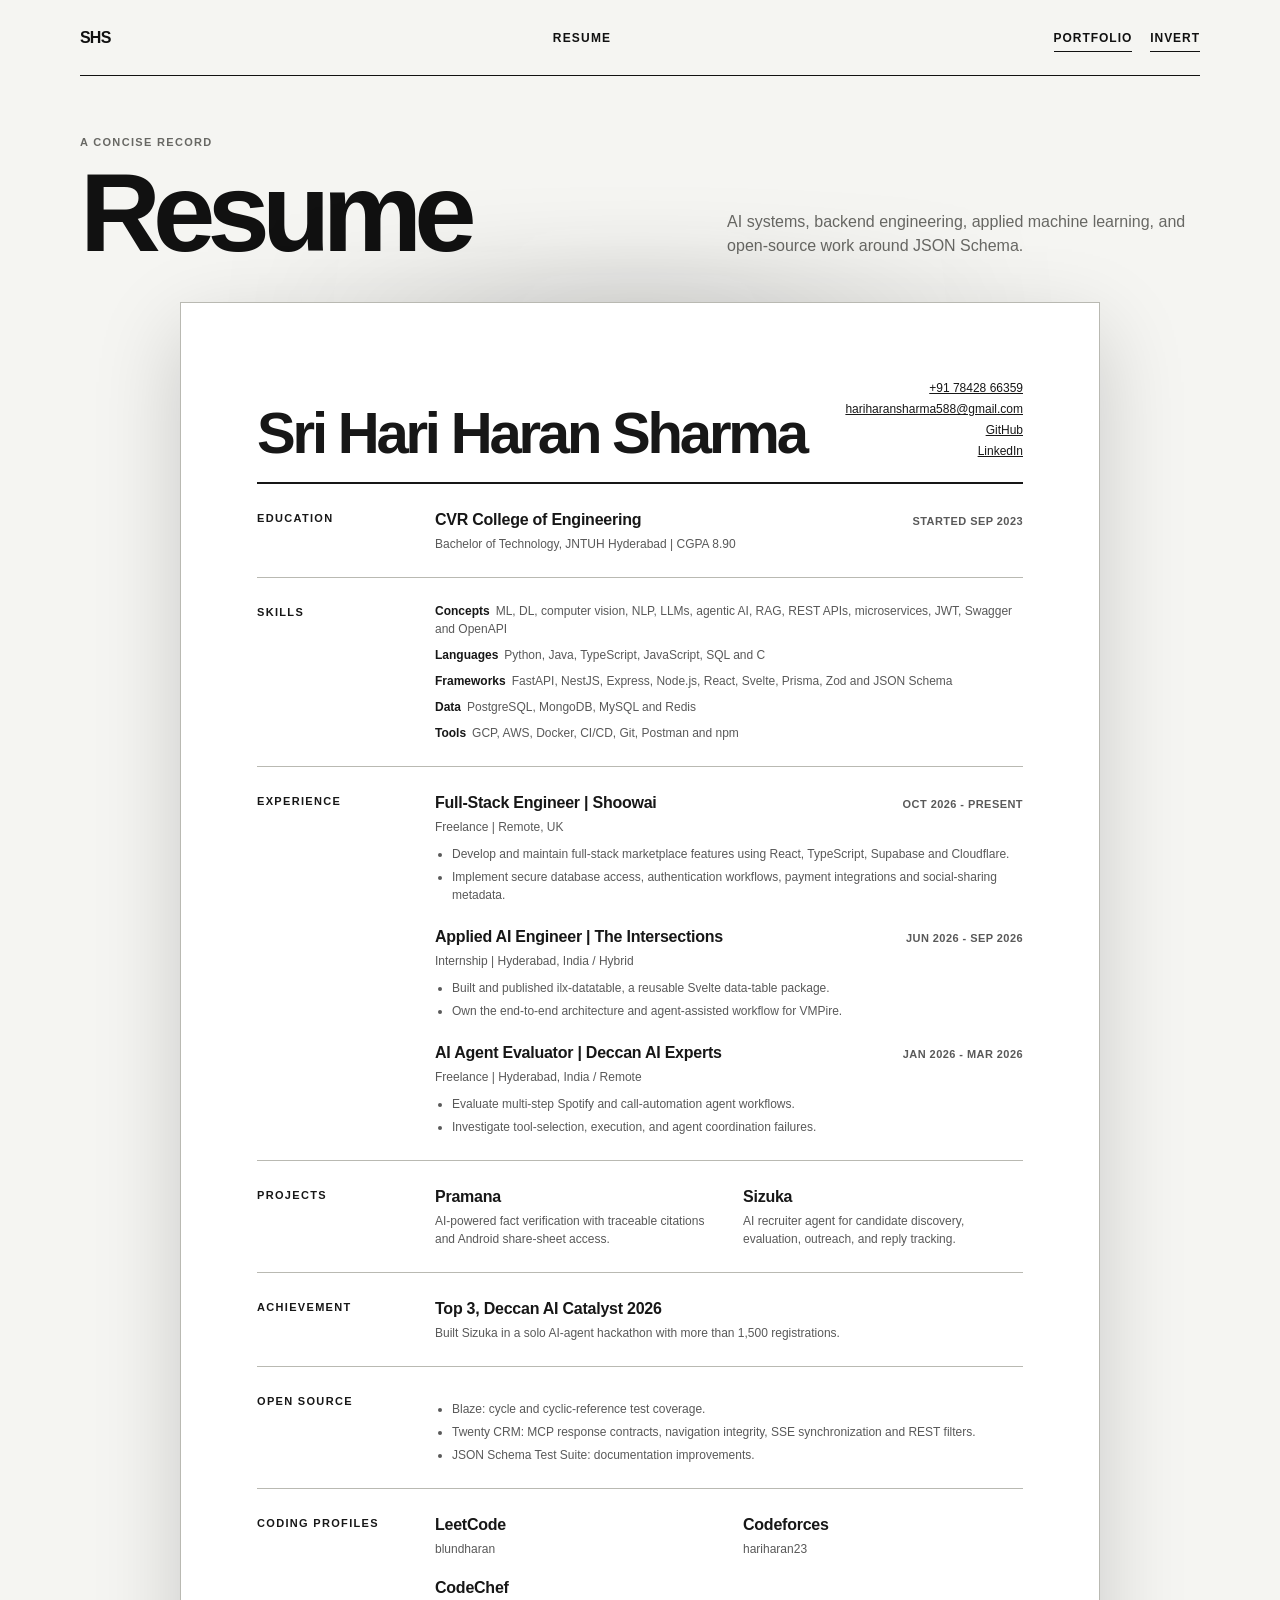
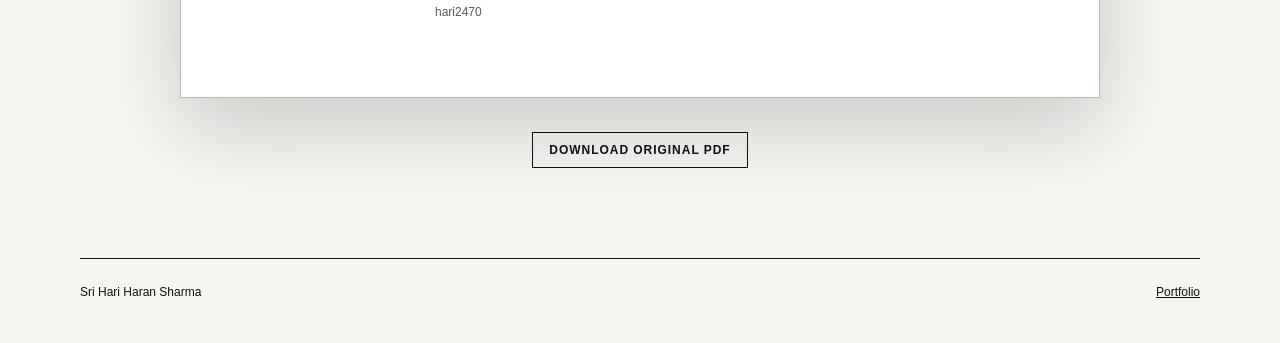
<file: site/resume/index.html>
<!doctype html>
<html lang="en">
	<head>
		<meta charset="utf-8" />
		<meta name="viewport" content="width=device-width, initial-scale=1" />
		<meta name="description" content="Resume of Sri Hari Haran Sharma, AI systems engineer and open-source contributor." />
		<meta name="theme-color" content="#f5f5f2" />
		<title>Resume | Sri Hari Haran Sharma</title>
		<script>
			try {
				if (localStorage.getItem('portfolio-theme') === 'dark') {
					document.documentElement.dataset.theme = 'dark';
				}
			} catch (error) {}
		</script>
		<style>
			:root {
				--paper: #f5f5f2;
				--ink: #111111;
				--muted: #686864;
				--line: #c7c7c0;
				--sheet: #ffffff;
				--sheet-ink: #171717;
				--sheet-muted: #595959;
				--sheet-line: #b9b9b2;
				--glow: rgba(17, 17, 17, 0.14);
			}
			:root[data-theme="dark"] {
				--paper: #0d0d0d;
				--ink: #f3f3ef;
				--muted: #aaa9a2;
				--line: #383835;
				--sheet: #171716;
				--sheet-ink: #f3f3ef;
				--sheet-muted: #b8b7b0;
				--sheet-line: #44443f;
				--glow: rgba(255, 255, 255, 0.14);
			}
			* { box-sizing: border-box; }
			html { scroll-behavior: smooth; }
			body {
				margin: 0;
				background: var(--paper);
				color: var(--ink);
				font-family: Arial, Helvetica, sans-serif;
				line-height: 1.5;
				transition: background-color 180ms ease, color 180ms ease;
			}
			a { color: inherit; }
			.skip-link {
				position: fixed;
				top: 10px;
				left: 10px;
				z-index: 20;
				padding: 8px 12px;
				background: var(--ink);
				color: var(--paper);
				transform: translateY(-160%);
			}
			.skip-link:focus { transform: translateY(0); }
			.site-header, main, footer {
				width: min(calc(100% - 48px), 1120px);
				margin-inline: auto;
			}
			.site-header {
				display: grid;
				grid-template-columns: auto minmax(0, 1fr) auto;
				gap: 28px;
				align-items: center;
				min-height: 76px;
				border-bottom: 1px solid var(--ink);
			}
			.wordmark {
				font-weight: 800;
				letter-spacing: -0.05em;
				text-decoration: none;
			}
			.page-name {
				justify-self: center;
				font-size: 12px;
				font-weight: 700;
				letter-spacing: 0.1em;
				text-transform: uppercase;
			}
			.header-actions {
				display: flex;
				align-items: center;
				gap: 18px;
				white-space: nowrap;
			}
			.header-actions a, .theme-toggle, .download {
				display: inline-flex;
				align-items: center;
				min-height: 28px;
				padding: 2px 0 1px;
				border: 0;
				border-bottom: 1px solid currentColor;
				background: transparent;
				color: inherit;
				font: inherit;
				font-size: 12px;
				font-weight: 700;
				letter-spacing: 0.08em;
				line-height: 1;
				text-decoration: none;
				text-transform: uppercase;
				cursor: pointer;
			}
			main { padding: 58px 0 90px; }
			.resume-heading {
				display: grid;
				grid-template-columns: 1fr minmax(280px, 0.8fr);
				gap: 56px;
				align-items: end;
				margin-bottom: 44px;
			}
			.eyebrow {
				margin: 0 0 16px;
				color: var(--muted);
				font-size: 11px;
				font-weight: 700;
				letter-spacing: 0.12em;
				text-transform: uppercase;
			}
			h1 {
				margin: 0;
				font-size: clamp(58px, 9vw, 112px);
				line-height: 0.82;
				letter-spacing: -0.07em;
			}
			.resume-heading-copy { margin: 0; color: var(--muted); }
			.paper-shell {
				position: relative;
				isolation: isolate;
				max-width: 920px;
				margin-inline: auto;
			}
			.paper-shell::before {
				content: "";
				position: absolute;
				z-index: -1;
				inset: -50px 3% 6%;
				background: radial-gradient(ellipse at 50% 20%, var(--glow), transparent 66%);
				filter: blur(34px);
				pointer-events: none;
			}
			.resume-paper {
				padding: clamp(34px, 6.5vw, 76px);
				border: 1px solid var(--sheet-line);
				background: var(--sheet);
				color: var(--sheet-ink);
				box-shadow: 0 28px 80px rgba(0, 0, 0, 0.18);
			}
			.resume-top {
				display: grid;
				grid-template-columns: 1fr auto;
				gap: 28px;
				align-items: end;
				padding-bottom: 22px;
				border-bottom: 2px solid var(--sheet-ink);
			}
			.resume-top h2 {
				margin: 0;
				font-size: clamp(36px, 5vw, 58px);
				line-height: 0.95;
				letter-spacing: -0.055em;
			}
			.contact {
				display: grid;
				gap: 3px;
				justify-items: end;
				font-size: 12px;
			}
			.resume-section {
				display: grid;
				grid-template-columns: 150px 1fr;
				gap: 28px;
				padding: 24px 0;
				border-bottom: 1px solid var(--sheet-line);
			}
			.resume-section:last-child { border-bottom: 0; padding-bottom: 0; }
			.resume-section > h3 {
				margin: 2px 0 0;
				font-size: 11px;
				letter-spacing: 0.12em;
				text-transform: uppercase;
			}
			.entry + .entry { margin-top: 21px; }
			.entry-head {
				display: grid;
				grid-template-columns: minmax(0, 1fr) auto;
				gap: 18px;
				align-items: baseline;
			}
			.entry h4 {
				margin: 0;
				font-size: 16px;
				letter-spacing: -0.015em;
			}
			.entry-time {
				color: var(--sheet-muted);
				font-size: 11px;
				font-weight: 700;
				letter-spacing: 0.04em;
				text-transform: uppercase;
				white-space: nowrap;
			}
			.entry-sub {
				margin: 3px 0 0;
				color: var(--sheet-muted);
				font-size: 12px;
			}
			.entry ul {
				margin: 9px 0 0;
				padding-left: 17px;
				color: var(--sheet-muted);
				font-size: 12px;
			}
			.entry li + li { margin-top: 5px; }
			.skill-list {
				display: grid;
				gap: 8px;
				margin: 0;
				font-size: 12px;
			}
			.skill-list dt { float: left; margin-right: 6px; font-weight: 800; }
			.skill-list dd { margin: 0; color: var(--sheet-muted); }
			.compact-grid {
				display: grid;
				grid-template-columns: 1fr 1fr;
				gap: 18px 28px;
			}
			.compact-grid .entry + .entry { margin-top: 0; }
			.resume-footer-actions {
				display: flex;
				justify-content: center;
				margin-top: 34px;
			}
			.resume-footer-actions .download { padding: 11px 16px; border: 1px solid currentColor; }
			footer {
				display: flex;
				justify-content: space-between;
				padding: 24px 0 42px;
				border-top: 1px solid var(--ink);
				font-size: 12px;
			}
			@media (max-width: 760px) {
				.site-header, main, footer { width: min(calc(100% - 28px), 1120px); }
				.site-header { grid-template-columns: auto 1fr auto; gap: 16px; min-height: 64px; }
				.page-name { display: none; }
				.header-actions { grid-column: 3; gap: 13px; }
				.header-actions a:first-child { display: none; }
				main { padding-top: 38px; }
				.resume-heading { grid-template-columns: 1fr; gap: 24px; }
				.resume-paper { padding: 28px 22px; }
				.resume-top, .resume-section { grid-template-columns: 1fr; }
				.contact { justify-items: start; }
				.resume-section { gap: 14px; }
				.entry-head { grid-template-columns: 1fr; gap: 2px; }
				.entry-time { white-space: normal; }
				.compact-grid { grid-template-columns: 1fr; }
			}
			@media print {
				:root, :root[data-theme="dark"] {
					--sheet: #ffffff;
					--sheet-ink: #111111;
					--sheet-muted: #555555;
					--sheet-line: #b9b9b2;
				}
				body { background: #ffffff; }
				.site-header, .resume-heading, .resume-footer-actions, footer { display: none; }
				main { width: 100%; padding: 0; }
				.paper-shell { max-width: none; }
				.paper-shell::before { display: none; }
				.resume-paper { border: 0; box-shadow: none; padding: 0; }
			}
			@media (prefers-reduced-motion: reduce) {
				html { scroll-behavior: auto; }
				body { transition: none; }
			}
		</style>
	</head>
	<body>
		<a class="skip-link" href="#resume-paper">Skip to resume</a>
		<header class="site-header">
			<a class="wordmark" href="../" aria-label="Back to portfolio">SHS</a>
			<span class="page-name">Resume</span>
			<div class="header-actions">
				<a href="../">Portfolio</a>
				<button class="theme-toggle" type="button" aria-pressed="false">Invert</button>
			</div>
		</header>
		<main>
			<section class="resume-heading" aria-labelledby="resume-title">
				<div>
					<p class="eyebrow">A concise record</p>
					<h1 id="resume-title">Resume</h1>
				</div>
				<p class="resume-heading-copy">AI systems, backend engineering, applied machine learning, and open-source work around JSON Schema.</p>
			</section>
			<div class="paper-shell">
				<article class="resume-paper" id="resume-paper">
					<header class="resume-top">
						<h2>Sri Hari Haran Sharma</h2>
						<div class="contact">
							<a href="tel:+917842866359">+91 78428 66359</a>
							<a href="mailto:hariharansharma588@gmail.com">hariharansharma588@gmail.com</a>
							<a href="https://github.com/channi23">GitHub</a>
							<a href="https://in.linkedin.com/in/sri-hariharan-sharma-aa1478286">LinkedIn</a>
						</div>
					</header>

					<section class="resume-section">
						<h3>Education</h3>
						<div class="entry">
							<div class="entry-head">
								<h4>CVR College of Engineering</h4>
								<span class="entry-time">Started Sep 2023</span>
							</div>
							<p class="entry-sub">Bachelor of Technology, JNTUH Hyderabad | CGPA 8.90</p>
						</div>
					</section>

					<section class="resume-section">
						<h3>Skills</h3>
						<dl class="skill-list">
							<div><dt>Concepts</dt><dd>ML, DL, computer vision, NLP, LLMs, agentic AI, RAG, REST APIs, microservices, JWT, Swagger and OpenAPI</dd></div>
							<div><dt>Languages</dt><dd>Python, Java, TypeScript, JavaScript, SQL and C</dd></div>
							<div><dt>Frameworks</dt><dd>FastAPI, NestJS, Express, Node.js, React, Svelte, Prisma, Zod and JSON Schema</dd></div>
							<div><dt>Data</dt><dd>PostgreSQL, MongoDB, MySQL and Redis</dd></div>
							<div><dt>Tools</dt><dd>GCP, AWS, Docker, CI/CD, Git, Postman and npm</dd></div>
						</dl>
					</section>

					<section class="resume-section">
						<h3>Experience</h3>
						<div>
							<div class="entry">
								<div class="entry-head">
									<h4>Full-Stack Engineer | Shoowai</h4>
									<span class="entry-time">Oct 2026 - Present</span>
								</div>
								<p class="entry-sub">Freelance | Remote, UK</p>
								<ul>
									<li>Develop and maintain full-stack marketplace features using React, TypeScript, Supabase and Cloudflare.</li>
									<li>Implement secure database access, authentication workflows, payment integrations and social-sharing metadata.</li>
								</ul>
							</div>
						<div class="entry">
								<div class="entry-head">
									<h4>Applied AI Engineer | The Intersections</h4>
									<span class="entry-time">Jun 2026 - Sep 2026</span>
								</div>
								<p class="entry-sub">Internship | Hyderabad, India / Hybrid</p>
								<ul>
									<li>Built and published ilx-datatable, a reusable Svelte data-table package.</li>
									<li>Own the end-to-end architecture and agent-assisted workflow for VMPire.</li>
								</ul>
							</div>
							<div class="entry">
								<div class="entry-head">
									<h4>AI Agent Evaluator | Deccan AI Experts</h4>
									<span class="entry-time">Jan 2026 - Mar 2026</span>
								</div>
								<p class="entry-sub">Freelance | Hyderabad, India / Remote</p>
								<ul>
									<li>Evaluate multi-step Spotify and call-automation agent workflows.</li>
									<li>Investigate tool-selection, execution, and agent coordination failures.</li>
								</ul>
							</div>
						</div>
					</section>

					<section class="resume-section">
						<h3>Projects</h3>
						<div class="compact-grid">
							<div class="entry">
								<h4>Pramana</h4>
								<p class="entry-sub">AI-powered fact verification with traceable citations and Android share-sheet access.</p>
							</div>
							<div class="entry">
								<h4>Sizuka</h4>
								<p class="entry-sub">AI recruiter agent for candidate discovery, evaluation, outreach, and reply tracking.</p>
							</div>
						</div>
					</section>

					<section class="resume-section">
						<h3>Achievement</h3>
						<div class="entry">
							<h4>Top 3, Deccan AI Catalyst 2026</h4>
							<p class="entry-sub">Built Sizuka in a solo AI-agent hackathon with more than 1,500 registrations.</p>
						</div>
					</section>

					<section class="resume-section">
						<h3>Open source</h3>
						<div class="entry">
							<ul>
								<li>Blaze: cycle and cyclic-reference test coverage.</li>
								<li>Twenty CRM: MCP response contracts, navigation integrity, SSE synchronization and REST filters.</li>
								<li>JSON Schema Test Suite: documentation improvements.</li>
							</ul>
						</div>
					</section>

					<section class="resume-section">
						<h3>Coding profiles</h3>
						<div class="compact-grid">
							<div class="entry"><h4>LeetCode</h4><p class="entry-sub">blundharan</p></div>
							<div class="entry"><h4>Codeforces</h4><p class="entry-sub">hariharan23</p></div>
							<div class="entry"><h4>CodeChef</h4><p class="entry-sub">hari2470</p></div>
						</div>
					</section>
				</article>
			</div>
			<div class="resume-footer-actions">
				<a class="download" href="../assets/sri-hari-haran-sharma-resume.pdf" download>Download original PDF</a>
			</div>
		</main>
		<footer><span>Sri Hari Haran Sharma</span><a href="../">Portfolio</a></footer>
		<script>
			const root = document.documentElement;
			const toggle = document.querySelector('.theme-toggle');
			const dark = root.dataset.theme === 'dark';
			toggle.setAttribute('aria-pressed', String(dark));
			toggle.addEventListener('click', () => {
				const nextDark = root.dataset.theme !== 'dark';
				root.dataset.theme = nextDark ? 'dark' : 'light';
				toggle.setAttribute('aria-pressed', String(nextDark));
				localStorage.setItem('portfolio-theme', nextDark ? 'dark' : 'light');
			});
		</script>
	</body>
</html>
</file>
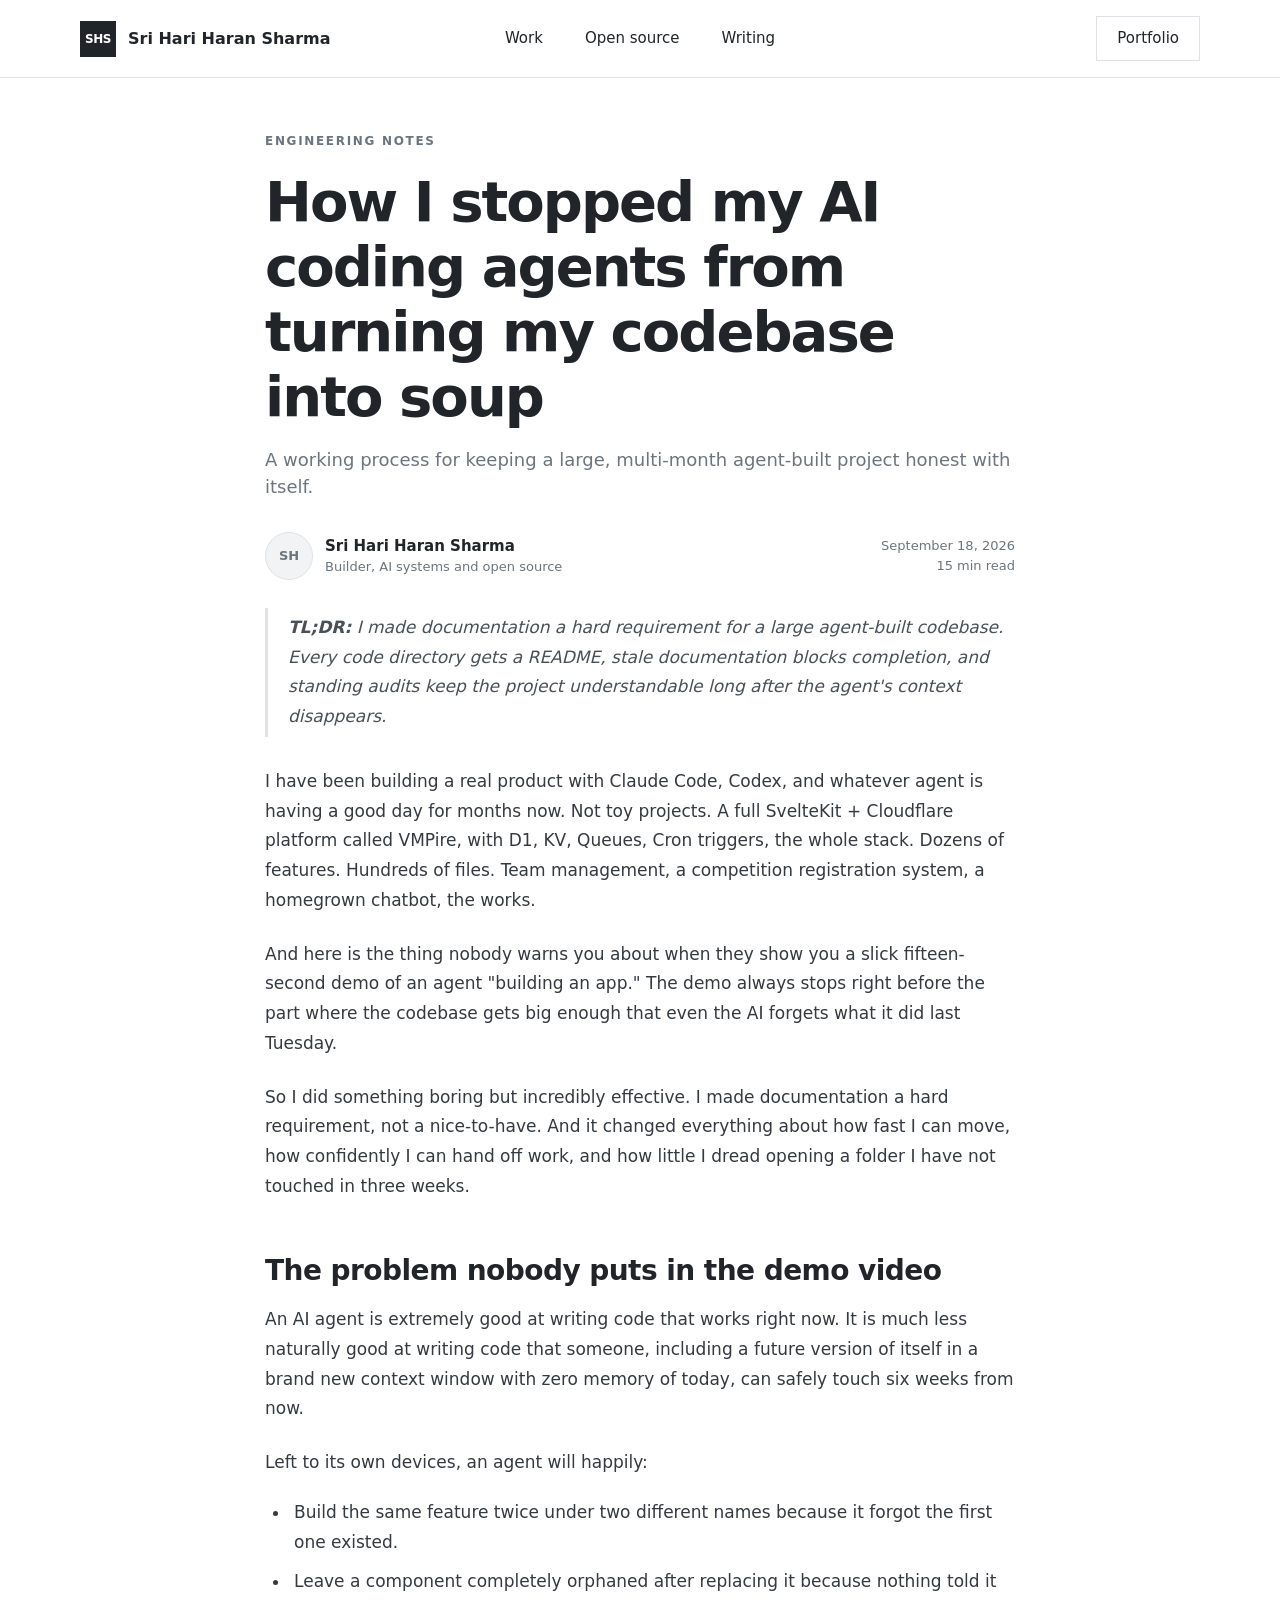
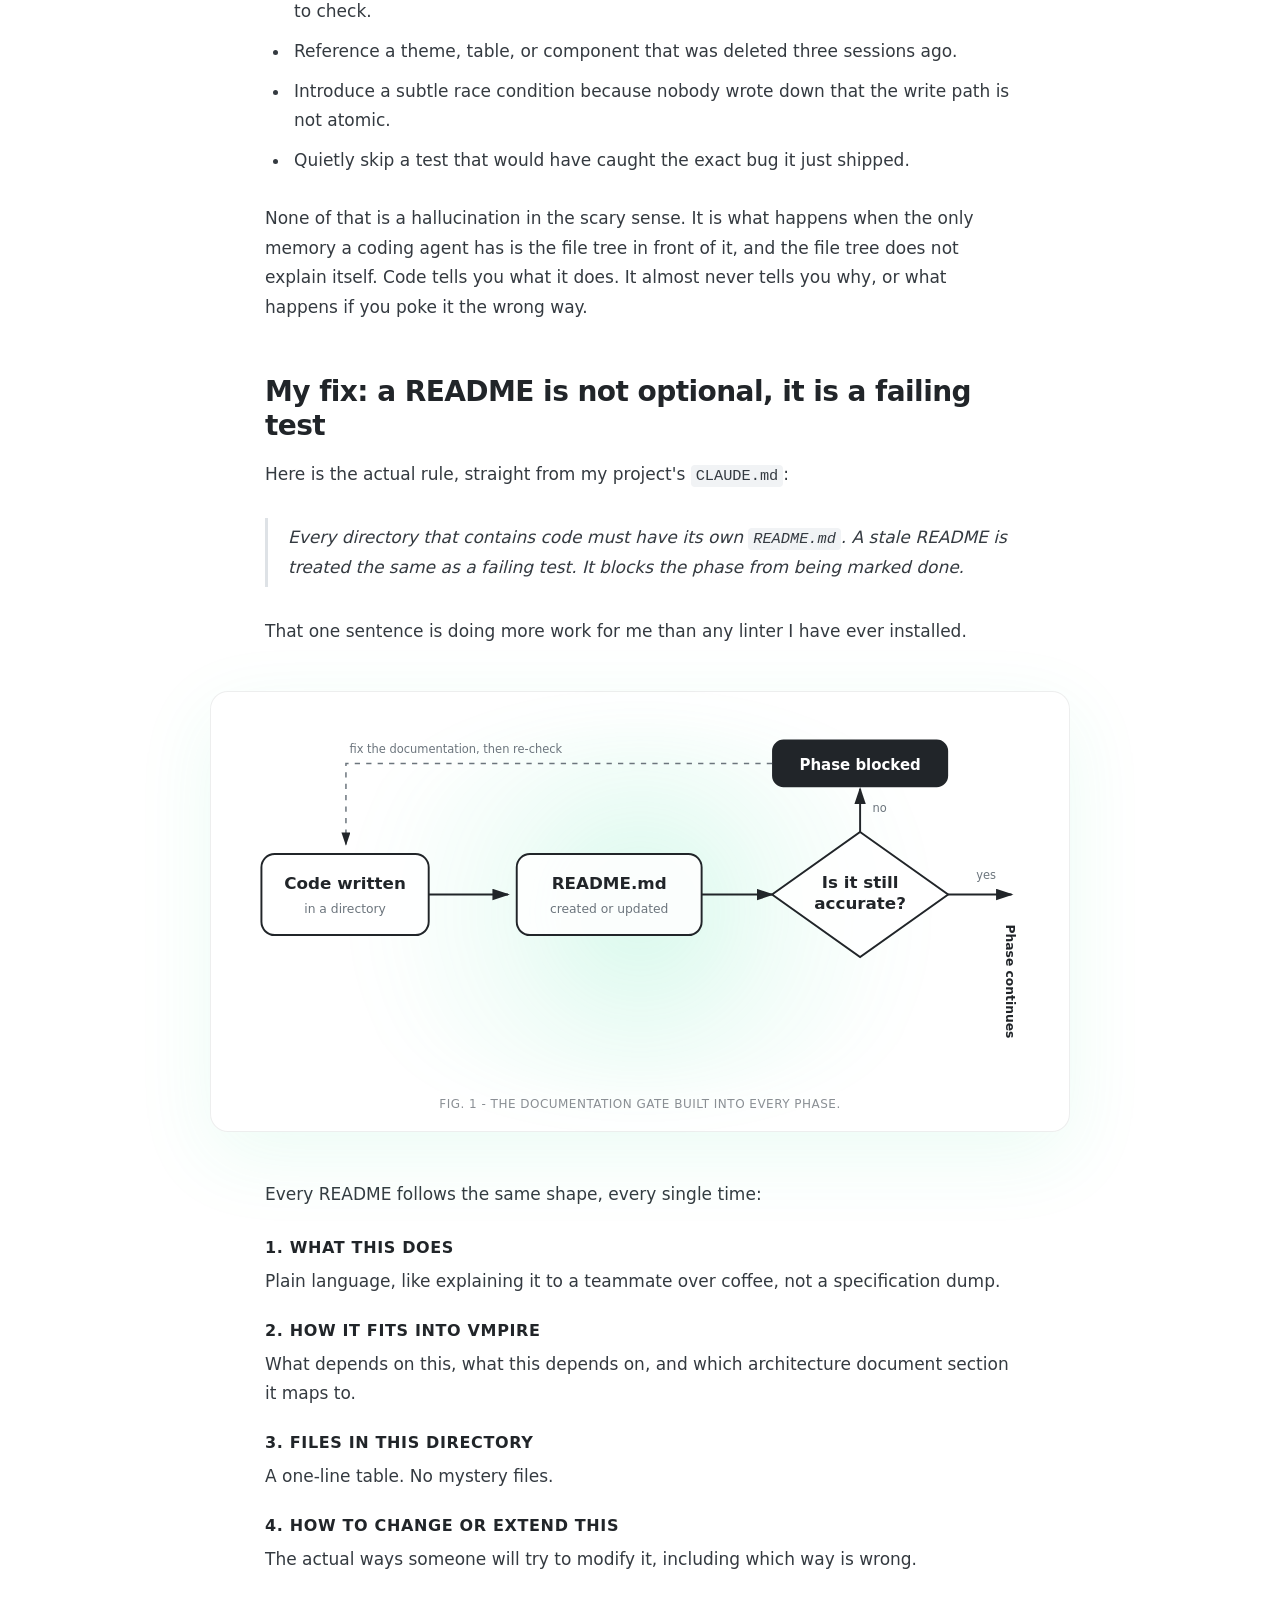
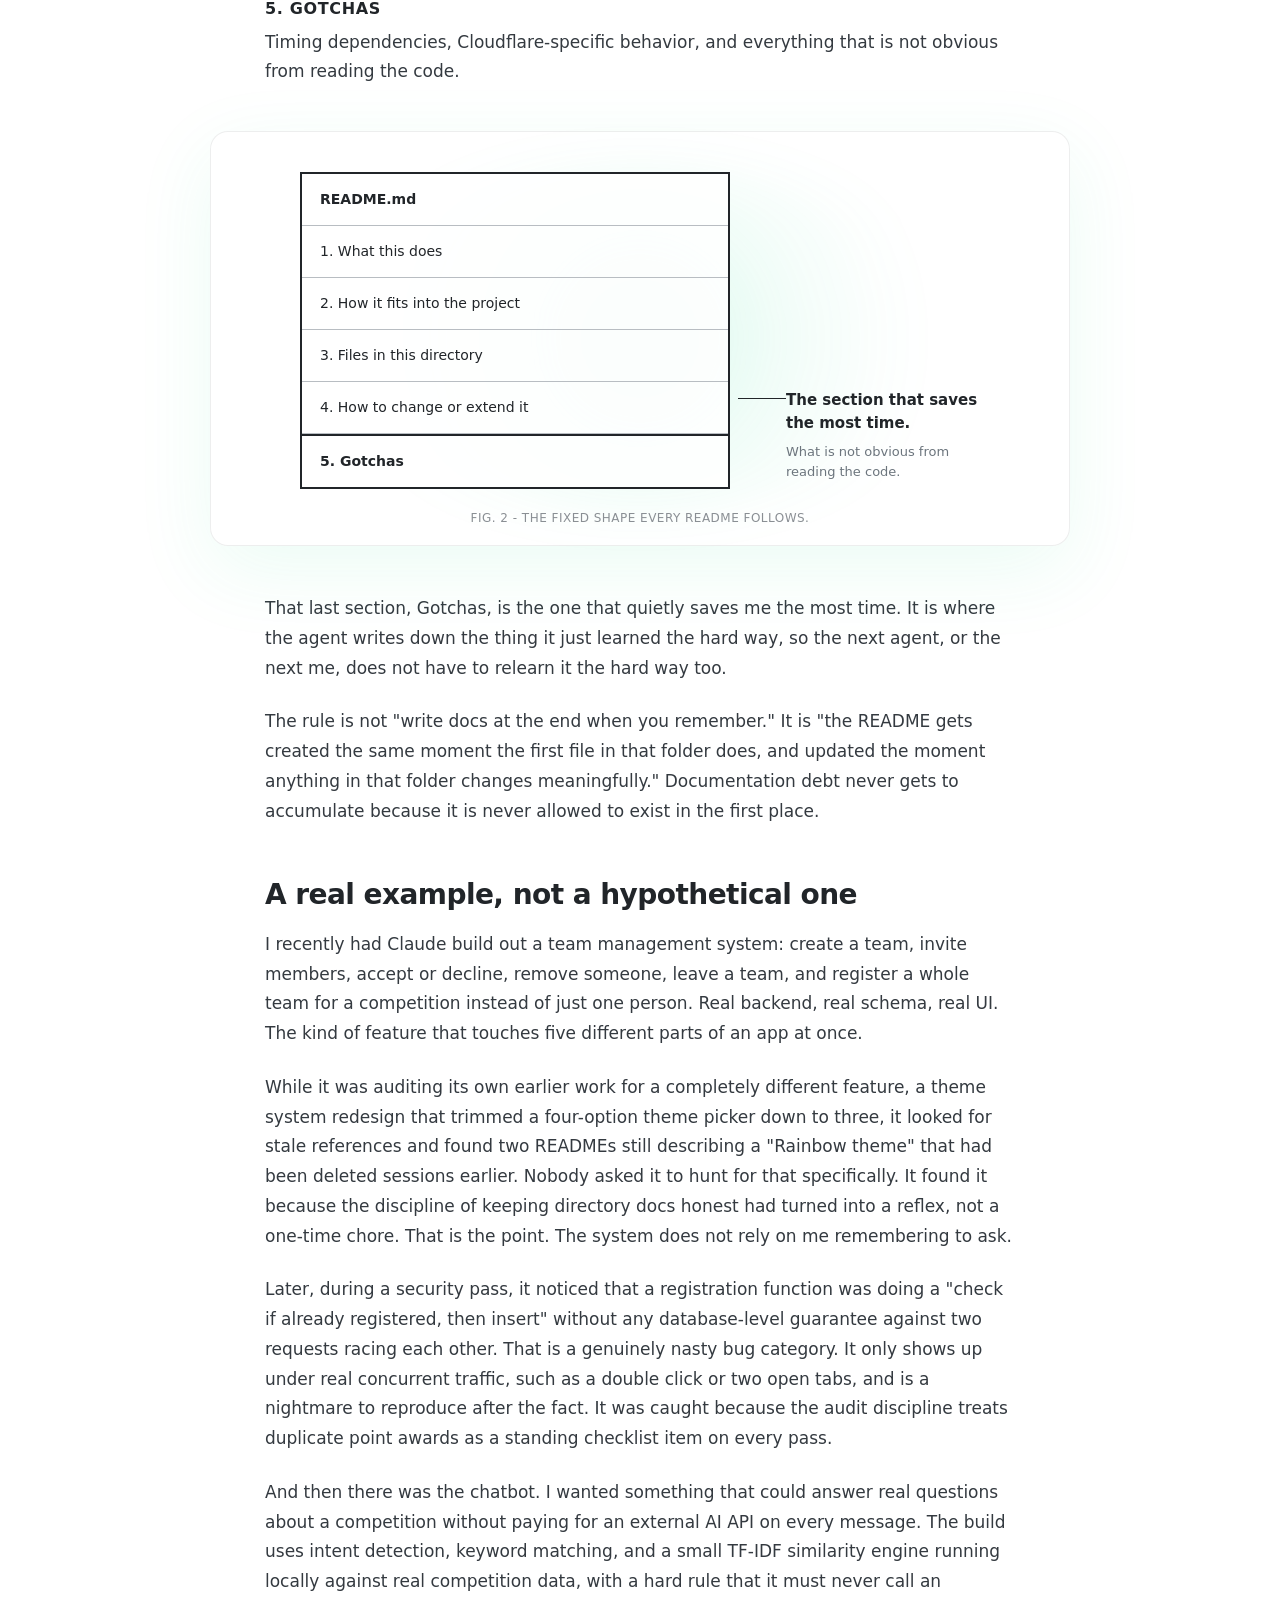
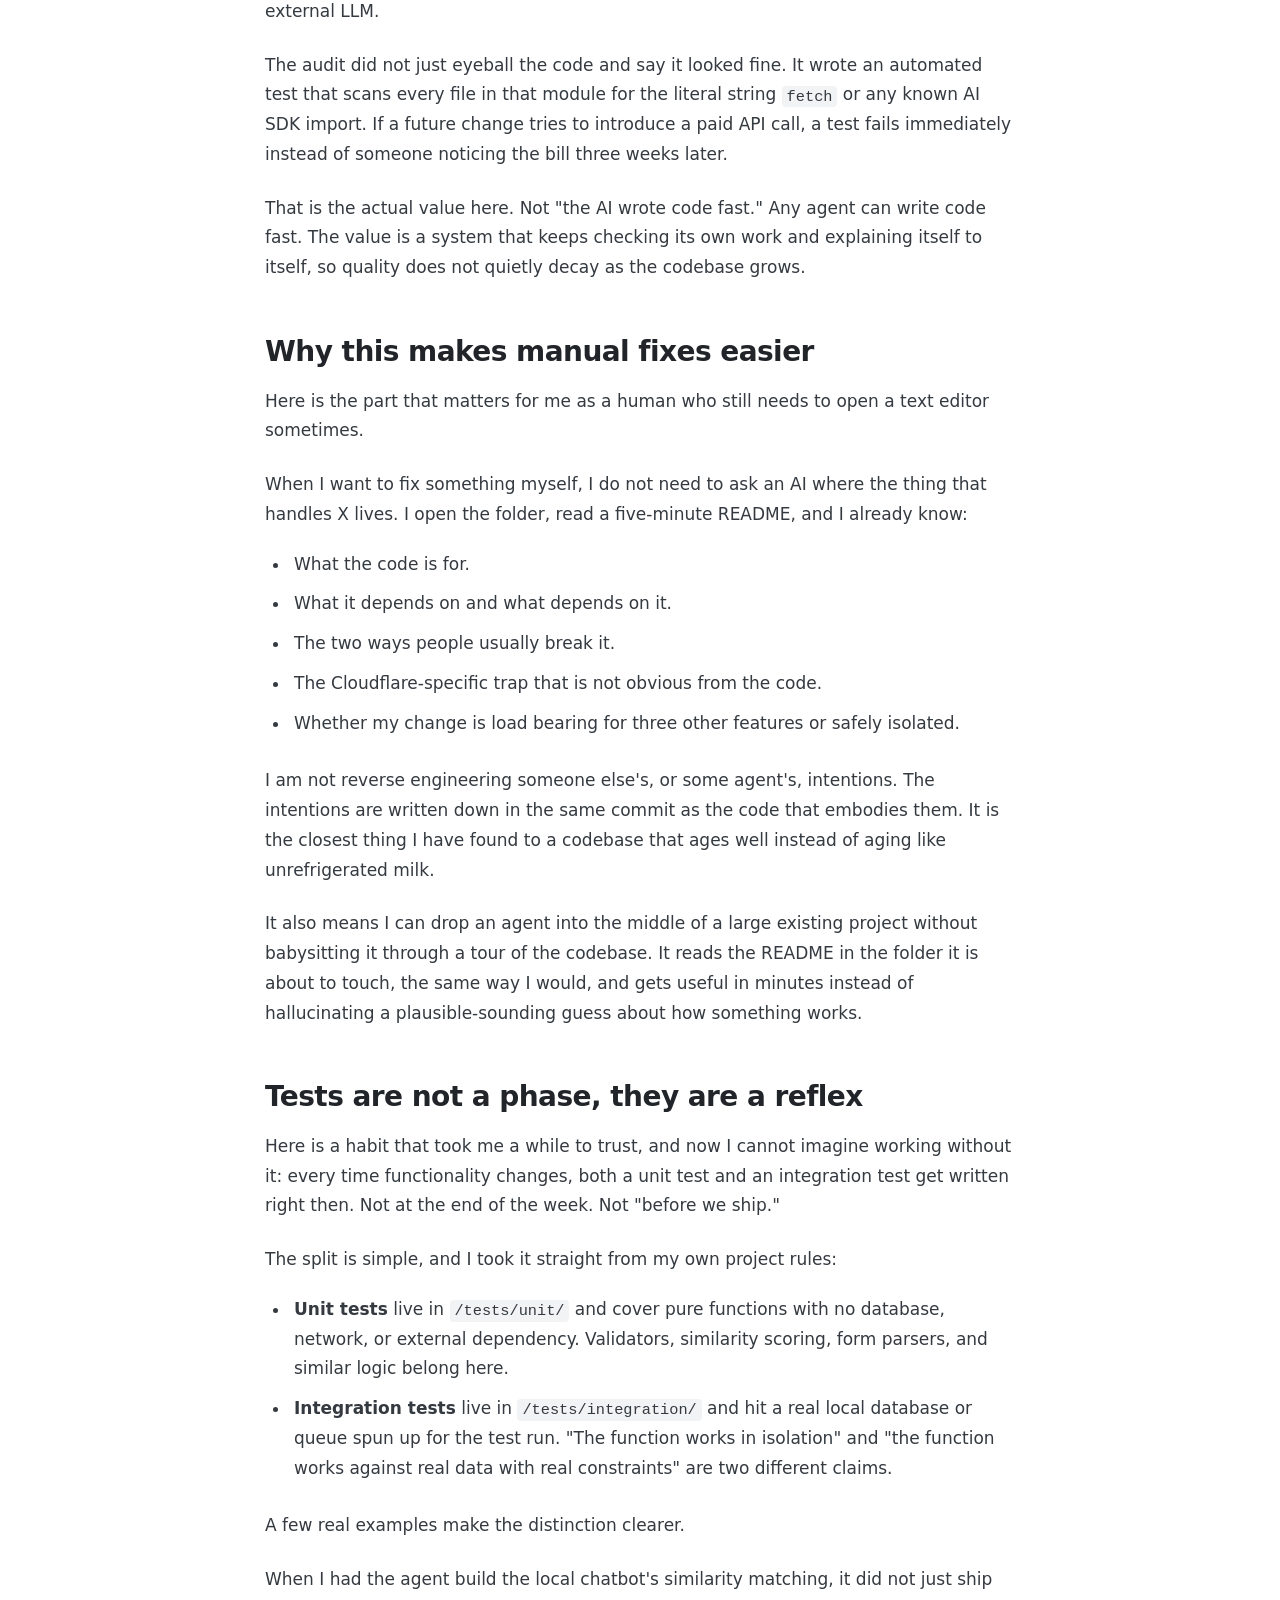
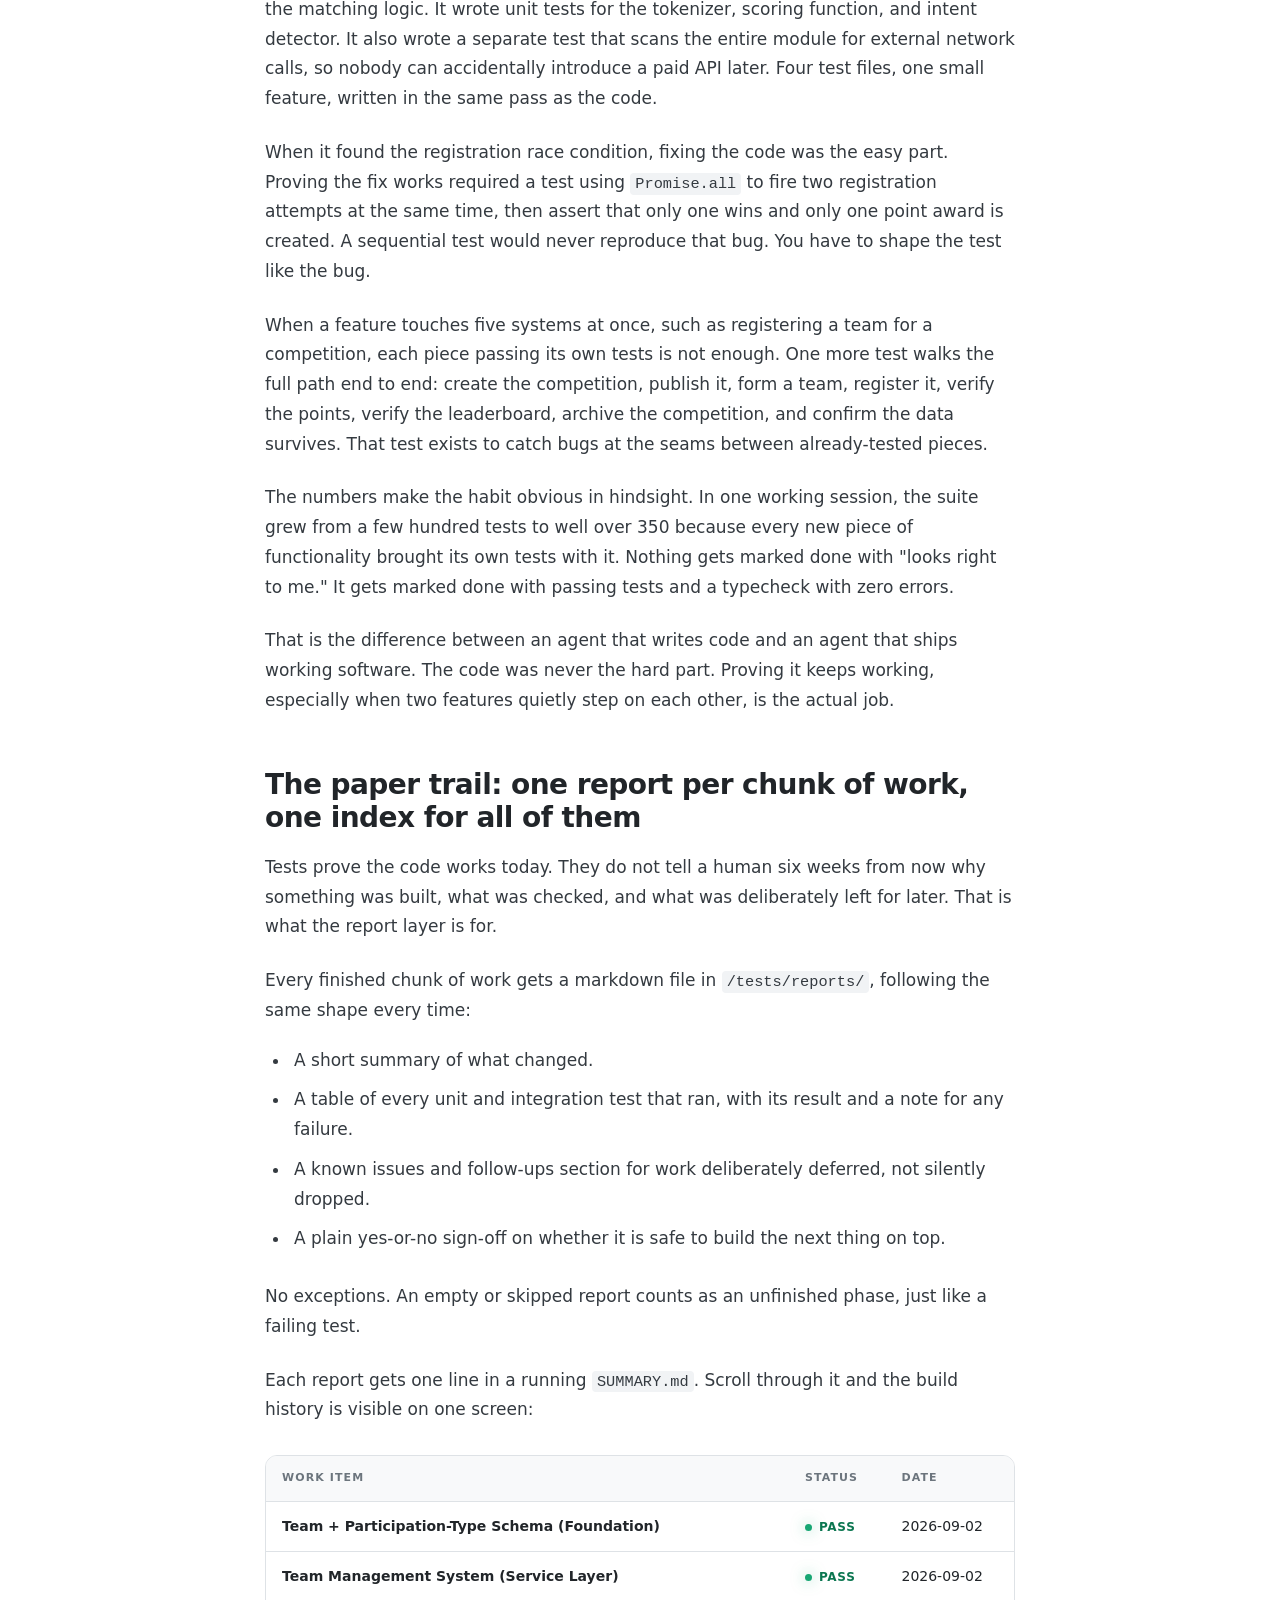
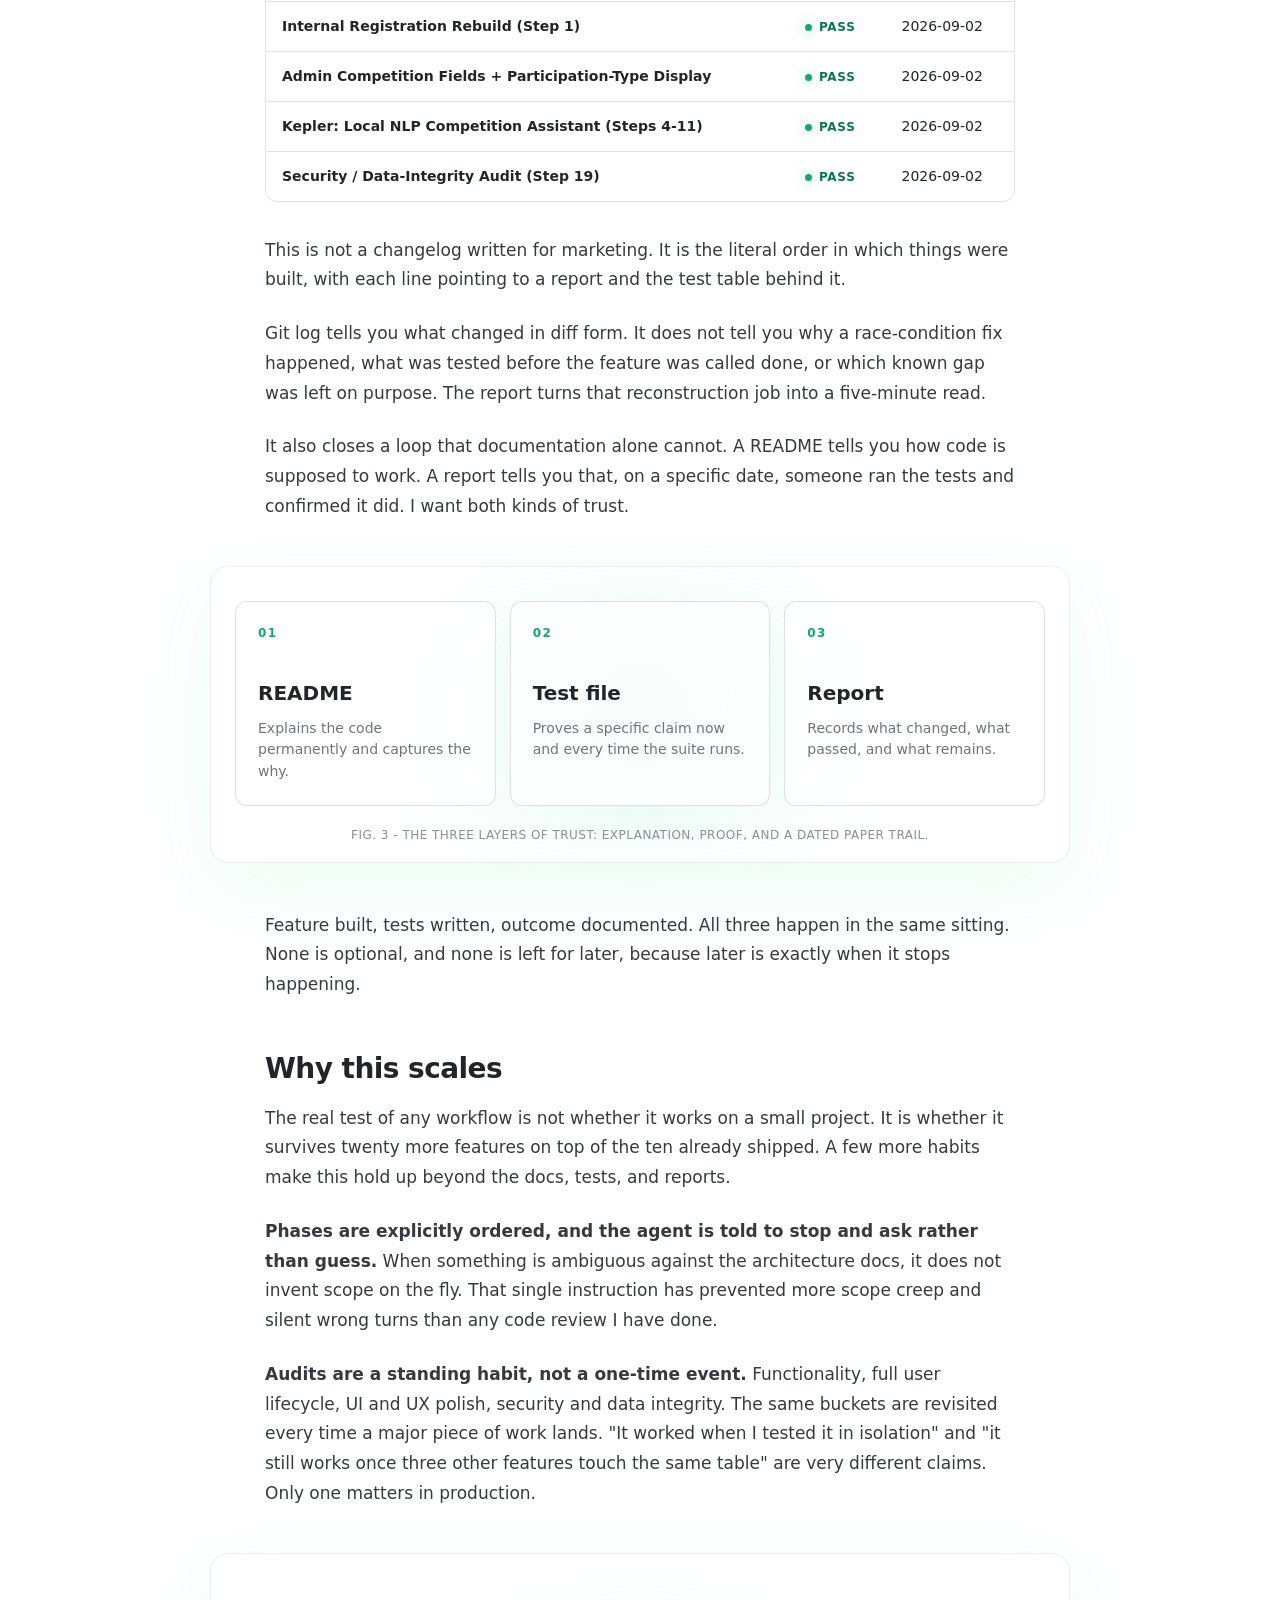
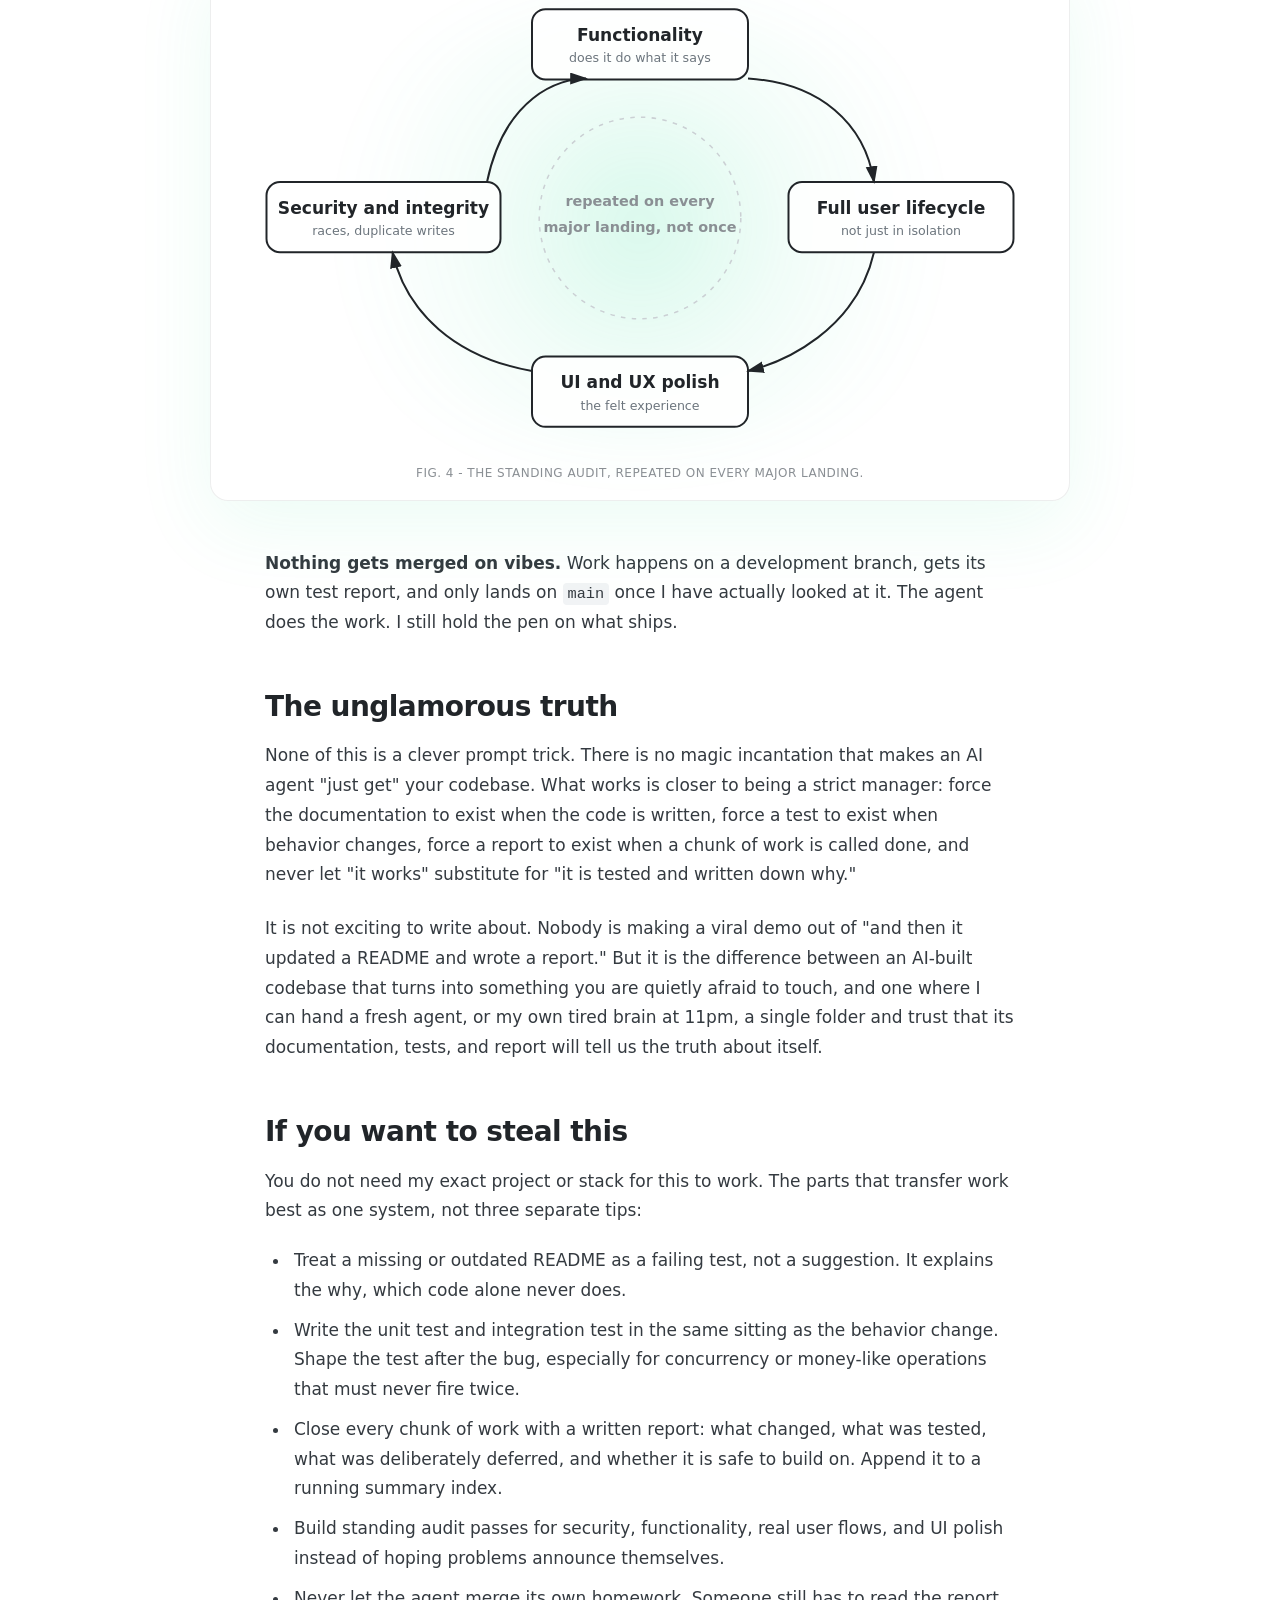
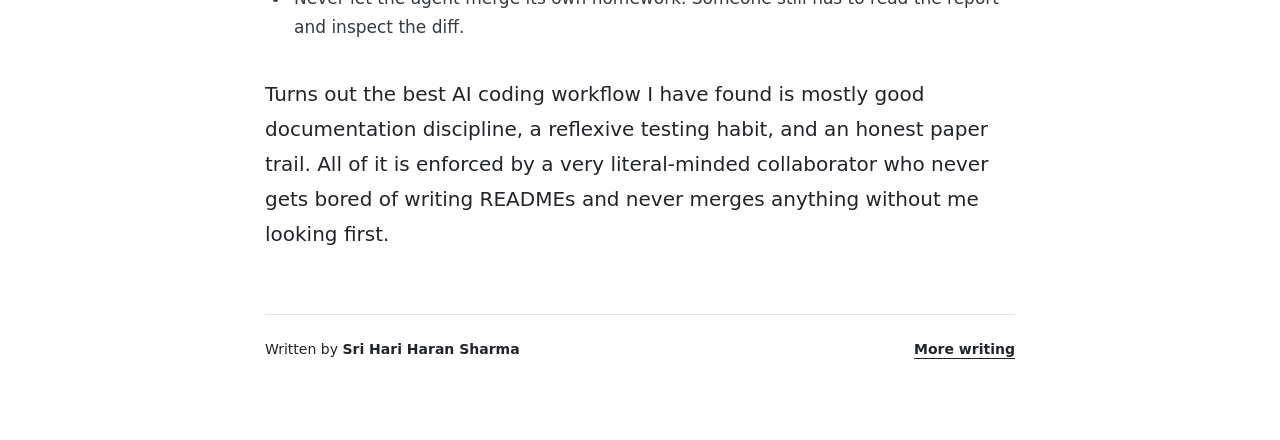
<file: site/blog/vmpire-documentation-workflow/index.html>
<!doctype html>
<html lang="en">
	<head>
		<meta charset="utf-8" />
		<meta name="viewport" content="width=device-width, initial-scale=1" />
		<meta name="description" content="A working documentation process for keeping a large, multi-month agent-built codebase honest with itself." />
		<meta name="theme-color" content="#ffffff" />
		<meta property="og:title" content="How I stopped my AI coding agents from turning my codebase into soup" />
		<meta property="og:description" content="A documentation workflow for large agent-built software projects." />
		<meta property="og:type" content="article" />
		<title>How I stopped my AI coding agents from turning my codebase into soup | Sri Hari Haran Sharma</title>
		<link rel="stylesheet" href="./article.css" />
		<link rel="icon" type="image/svg+xml" href="data:image/svg+xml,%3Csvg xmlns='http://www.w3.org/2000/svg' viewBox='0 0 32 32'%3E%3Crect width='32' height='32' fill='%23111111'/%3E%3Cpath d='M8 8h16M8 16h16M8 24h16' stroke='white' stroke-width='2'/%3E%3C/svg%3E" />
	</head>
	<body>
		<a class="skip-link" href="#article">Skip to article</a>

		<header class="site-header">
			<a class="brand" href="../../" aria-label="Sri Hari Haran Sharma home">
				<span class="brand-mark">SHS</span>
				<span>Sri Hari Haran Sharma</span>
			</a>
			<nav aria-label="Article navigation">
				<a href="../../#work">Work</a>
				<a href="../../#open-source">Open source</a>
				<a href="../../#writing">Writing</a>
			</nav>
			<a class="home-link" href="../../">Portfolio</a>
		</header>

		<main>
			<article id="article">
				<header class="article-header">
					<p class="article-label">Engineering notes</p>
					<h1>How I stopped my AI coding agents from turning my codebase into soup</h1>
					<p class="dek">A working process for keeping a large, multi-month agent-built project honest with itself.</p>

					<div class="article-meta">
						<div class="author">
							<span class="avatar" aria-hidden="true">SH</span>
							<div><strong>Sri Hari Haran Sharma</strong><span>Builder, AI systems and open source</span></div>
						</div>
						<div class="date"><time datetime="2026-09-18">September 18, 2026</time><span>15 min read</span></div>
					</div>
				</header>

				<blockquote class="tldr"><strong>TL;DR:</strong> I made documentation a hard requirement for a large agent-built codebase. Every code directory gets a README, stale documentation blocks completion, and standing audits keep the project understandable long after the agent's context disappears.</blockquote>

				<p>I have been building a real product with Claude Code, Codex, and whatever agent is having a good day for months now. Not toy projects. A full SvelteKit + Cloudflare platform called VMPire, with D1, KV, Queues, Cron triggers, the whole stack. Dozens of features. Hundreds of files. Team management, a competition registration system, a homegrown chatbot, the works.</p>

				<p>And here is the thing nobody warns you about when they show you a slick fifteen-second demo of an agent "building an app." The demo always stops right before the part where the codebase gets big enough that even the AI forgets what it did last Tuesday.</p>

				<p>So I did something boring but incredibly effective. I made documentation a hard requirement, not a nice-to-have. And it changed everything about how fast I can move, how confidently I can hand off work, and how little I dread opening a folder I have not touched in three weeks.</p>

				<h2>The problem nobody puts in the demo video</h2>

				<p>An AI agent is extremely good at writing code that works right now. It is much less naturally good at writing code that someone, including a future version of itself in a brand new context window with zero memory of today, can safely touch six weeks from now.</p>

				<p>Left to its own devices, an agent will happily:</p>

				<ul>
					<li>Build the same feature twice under two different names because it forgot the first one existed.</li>
					<li>Leave a component completely orphaned after replacing it because nothing told it to check.</li>
					<li>Reference a theme, table, or component that was deleted three sessions ago.</li>
					<li>Introduce a subtle race condition because nobody wrote down that the write path is not atomic.</li>
					<li>Quietly skip a test that would have caught the exact bug it just shipped.</li>
				</ul>

				<p>None of that is a hallucination in the scary sense. It is what happens when the only memory a coding agent has is the file tree in front of it, and the file tree does not explain itself. Code tells you what it does. It almost never tells you why, or what happens if you poke it the wrong way.</p>

				<h2>My fix: a README is not optional, it is a failing test</h2>

				<p>Here is the actual rule, straight from my project's <code>CLAUDE.md</code>:</p>

				<blockquote>Every directory that contains code must have its own <code>README.md</code>. A stale README is treated the same as a failing test. It blocks the phase from being marked done.</blockquote>

				<p>That one sentence is doing more work for me than any linter I have ever installed.</p>

				<figure class="diagram diagram-flow">
					<svg viewBox="0 0 920 410" role="img" aria-labelledby="flow-title flow-desc">
						<title id="flow-title">The documentation gate built into every development phase</title>
						<desc id="flow-desc">Code is written, its README is created or updated, and accuracy is checked. Accurate documentation lets the phase continue. Inaccurate documentation blocks the phase until it is fixed.</desc>
						<defs>
							<marker id="arrow" markerWidth="10" markerHeight="10" refX="8" refY="3" orient="auto"><path d="M0,0 L0,6 L9,3 z" fill="currentColor" /></marker>
						</defs>
						<rect class="node" x="30" y="150" width="190" height="92" rx="15" />
						<text class="node-title" x="125" y="190">Code written</text>
						<text class="node-note" x="125" y="217">in a directory</text>
						<path class="connector" d="M220 196 H310" marker-end="url(#arrow)" />
						<rect class="node" x="320" y="150" width="210" height="92" rx="15" />
						<text class="node-title" x="425" y="190">README.md</text>
						<text class="node-note" x="425" y="217">created or updated</text>
						<path class="connector" d="M530 196 H610" marker-end="url(#arrow)" />
						<path class="node" d="M710 125 L810 196 L710 267 L610 196 Z" />
						<text class="node-title" x="710" y="188">Is it still</text>
						<text class="node-title" x="710" y="212">accurate?</text>
						<path class="connector" d="M810 196 H882" marker-end="url(#arrow)" />
						<text class="edge-label" x="842" y="178">yes</text>
						<text class="end-label" x="880" y="230">Phase continues</text>
						<path class="connector" d="M710 125 V76" marker-end="url(#arrow)" />
						<text class="edge-label" x="724" y="102">no</text>
						<rect class="blocked" x="610" y="20" width="200" height="54" rx="13" />
						<text class="blocked-label" x="710" y="54">Phase blocked</text>
						<path class="return" d="M610 47 H126 V139" marker-end="url(#arrow)" />
						<text class="return-label" x="130" y="35">fix the documentation, then re-check</text>
					</svg>
					<figcaption>FIG. 1 - The documentation gate built into every phase.</figcaption>
				</figure>

				<p>Every README follows the same shape, every single time:</p>

				<ol class="readme-sections">
					<li><strong>What this does</strong><span>Plain language, like explaining it to a teammate over coffee, not a specification dump.</span></li>
					<li><strong>How it fits into VMPire</strong><span>What depends on this, what this depends on, and which architecture document section it maps to.</span></li>
					<li><strong>Files in this directory</strong><span>A one-line table. No mystery files.</span></li>
					<li><strong>How to change or extend this</strong><span>The actual ways someone will try to modify it, including which way is wrong.</span></li>
					<li><strong>Gotchas</strong><span>Timing dependencies, Cloudflare-specific behavior, and everything that is not obvious from reading the code.</span></li>
				</ol>

				<figure class="diagram diagram-readme">
					<div class="readme-visual">
						<div class="readme-card">
							<strong>README.md</strong>
							<span>1. What this does</span>
							<span>2. How it fits into the project</span>
							<span>3. Files in this directory</span>
							<span>4. How to change or extend it</span>
							<span class="gotcha">5. Gotchas</span>
						</div>
						<div class="readme-callout"><strong>The section that saves the most time.</strong><span>What is not obvious from reading the code.</span></div>
					</div>
					<figcaption>FIG. 2 - The fixed shape every README follows.</figcaption>
				</figure>

				<p>That last section, Gotchas, is the one that quietly saves me the most time. It is where the agent writes down the thing it just learned the hard way, so the next agent, or the next me, does not have to relearn it the hard way too.</p>

				<p>The rule is not "write docs at the end when you remember." It is "the README gets created the same moment the first file in that folder does, and updated the moment anything in that folder changes meaningfully." Documentation debt never gets to accumulate because it is never allowed to exist in the first place.</p>

				<h2>A real example, not a hypothetical one</h2>

				<p>I recently had Claude build out a team management system: create a team, invite members, accept or decline, remove someone, leave a team, and register a whole team for a competition instead of just one person. Real backend, real schema, real UI. The kind of feature that touches five different parts of an app at once.</p>

				<p>While it was auditing its own earlier work for a completely different feature, a theme system redesign that trimmed a four-option theme picker down to three, it looked for stale references and found two READMEs still describing a "Rainbow theme" that had been deleted sessions earlier. Nobody asked it to hunt for that specifically. It found it because the discipline of keeping directory docs honest had turned into a reflex, not a one-time chore. That is the point. The system does not rely on me remembering to ask.</p>

				<p>Later, during a security pass, it noticed that a registration function was doing a "check if already registered, then insert" without any database-level guarantee against two requests racing each other. That is a genuinely nasty bug category. It only shows up under real concurrent traffic, such as a double click or two open tabs, and is a nightmare to reproduce after the fact. It was caught because the audit discipline treats duplicate point awards as a standing checklist item on every pass.</p>

				<p>And then there was the chatbot. I wanted something that could answer real questions about a competition without paying for an external AI API on every message. The build uses intent detection, keyword matching, and a small TF-IDF similarity engine running locally against real competition data, with a hard rule that it must never call an external LLM.</p>

				<p>The audit did not just eyeball the code and say it looked fine. It wrote an automated test that scans every file in that module for the literal string <code>fetch</code> or any known AI SDK import. If a future change tries to introduce a paid API call, a test fails immediately instead of someone noticing the bill three weeks later.</p>

				<p>That is the actual value here. Not "the AI wrote code fast." Any agent can write code fast. The value is a system that keeps checking its own work and explaining itself to itself, so quality does not quietly decay as the codebase grows.</p>

				<h2>Why this makes manual fixes easier</h2>

				<p>Here is the part that matters for me as a human who still needs to open a text editor sometimes.</p>

				<p>When I want to fix something myself, I do not need to ask an AI where the thing that handles X lives. I open the folder, read a five-minute README, and I already know:</p>

				<ul>
					<li>What the code is for.</li>
					<li>What it depends on and what depends on it.</li>
					<li>The two ways people usually break it.</li>
					<li>The Cloudflare-specific trap that is not obvious from the code.</li>
					<li>Whether my change is load bearing for three other features or safely isolated.</li>
				</ul>

				<p>I am not reverse engineering someone else's, or some agent's, intentions. The intentions are written down in the same commit as the code that embodies them. It is the closest thing I have found to a codebase that ages well instead of aging like unrefrigerated milk.</p>

				<p>It also means I can drop an agent into the middle of a large existing project without babysitting it through a tour of the codebase. It reads the README in the folder it is about to touch, the same way I would, and gets useful in minutes instead of hallucinating a plausible-sounding guess about how something works.</p>

				<h2>Tests are not a phase, they are a reflex</h2>

				<p>Here is a habit that took me a while to trust, and now I cannot imagine working without it: every time functionality changes, both a unit test and an integration test get written right then. Not at the end of the week. Not "before we ship."</p>

				<p>The split is simple, and I took it straight from my own project rules:</p>

				<ul>
					<li><strong>Unit tests</strong> live in <code>/tests/unit/</code> and cover pure functions with no database, network, or external dependency. Validators, similarity scoring, form parsers, and similar logic belong here.</li>
					<li><strong>Integration tests</strong> live in <code>/tests/integration/</code> and hit a real local database or queue spun up for the test run. "The function works in isolation" and "the function works against real data with real constraints" are two different claims.</li>
				</ul>

				<p>A few real examples make the distinction clearer.</p>

				<p>When I had the agent build the local chatbot's similarity matching, it did not just ship the matching logic. It wrote unit tests for the tokenizer, scoring function, and intent detector. It also wrote a separate test that scans the entire module for external network calls, so nobody can accidentally introduce a paid API later. Four test files, one small feature, written in the same pass as the code.</p>

				<p>When it found the registration race condition, fixing the code was the easy part. Proving the fix works required a test using <code>Promise.all</code> to fire two registration attempts at the same time, then assert that only one wins and only one point award is created. A sequential test would never reproduce that bug. You have to shape the test like the bug.</p>

				<p>When a feature touches five systems at once, such as registering a team for a competition, each piece passing its own tests is not enough. One more test walks the full path end to end: create the competition, publish it, form a team, register it, verify the points, verify the leaderboard, archive the competition, and confirm the data survives. That test exists to catch bugs at the seams between already-tested pieces.</p>

				<p>The numbers make the habit obvious in hindsight. In one working session, the suite grew from a few hundred tests to well over 350 because every new piece of functionality brought its own tests with it. Nothing gets marked done with "looks right to me." It gets marked done with passing tests and a typecheck with zero errors.</p>

				<p>That is the difference between an agent that writes code and an agent that ships working software. The code was never the hard part. Proving it keeps working, especially when two features quietly step on each other, is the actual job.</p>

				<h2>The paper trail: one report per chunk of work, one index for all of them</h2>

				<p>Tests prove the code works today. They do not tell a human six weeks from now why something was built, what was checked, and what was deliberately left for later. That is what the report layer is for.</p>

				<p>Every finished chunk of work gets a markdown file in <code>/tests/reports/</code>, following the same shape every time:</p>

				<ul>
					<li>A short summary of what changed.</li>
					<li>A table of every unit and integration test that ran, with its result and a note for any failure.</li>
					<li>A known issues and follow-ups section for work deliberately deferred, not silently dropped.</li>
					<li>A plain yes-or-no sign-off on whether it is safe to build the next thing on top.</li>
				</ul>

				<p>No exceptions. An empty or skipped report counts as an unfinished phase, just like a failing test.</p>

				<p>Each report gets one line in a running <code>SUMMARY.md</code>. Scroll through it and the build history is visible on one screen:</p>

				<div class="report-table-wrap" role="region" aria-label="Example project test report summary" tabindex="0">
					<table class="report-table">
						<thead><tr><th>Work item</th><th>Status</th><th>Date</th></tr></thead>
						<tbody>
							<tr><td>Team + Participation-Type Schema (Foundation)</td><td><span class="status-pass">PASS</span></td><td>2026-09-02</td></tr>
							<tr><td>Team Management System (Service Layer)</td><td><span class="status-pass">PASS</span></td><td>2026-09-02</td></tr>
							<tr><td>Internal Registration Rebuild (Step 1)</td><td><span class="status-pass">PASS</span></td><td>2026-09-02</td></tr>
							<tr><td>Admin Competition Fields + Participation-Type Display</td><td><span class="status-pass">PASS</span></td><td>2026-09-02</td></tr>
							<tr><td>Kepler: Local NLP Competition Assistant (Steps 4-11)</td><td><span class="status-pass">PASS</span></td><td>2026-09-02</td></tr>
							<tr><td>Security / Data-Integrity Audit (Step 19)</td><td><span class="status-pass">PASS</span></td><td>2026-09-02</td></tr>
						</tbody>
					</table>
				</div>

				<p>This is not a changelog written for marketing. It is the literal order in which things were built, with each line pointing to a report and the test table behind it.</p>

				<p>Git log tells you what changed in diff form. It does not tell you why a race-condition fix happened, what was tested before the feature was called done, or which known gap was left on purpose. The report turns that reconstruction job into a five-minute read.</p>

				<p>It also closes a loop that documentation alone cannot. A README tells you how code is supposed to work. A report tells you that, on a specific date, someone ran the tests and confirmed it did. I want both kinds of trust.</p>

				<figure class="diagram trust-stack">
					<div class="trust-grid">
						<div><span>01</span><strong>README</strong><p>Explains the code permanently and captures the why.</p></div>
						<div><span>02</span><strong>Test file</strong><p>Proves a specific claim now and every time the suite runs.</p></div>
						<div><span>03</span><strong>Report</strong><p>Records what changed, what passed, and what remains.</p></div>
					</div>
					<figcaption>FIG. 3 - The three layers of trust: explanation, proof, and a dated paper trail.</figcaption>
				</figure>

				<p>Feature built, tests written, outcome documented. All three happen in the same sitting. None is optional, and none is left for later, because later is exactly when it stops happening.</p>

				<h2>Why this scales</h2>

				<p>The real test of any workflow is not whether it works on a small project. It is whether it survives twenty more features on top of the ten already shipped. A few more habits make this hold up beyond the docs, tests, and reports.</p>

				<p><strong>Phases are explicitly ordered, and the agent is told to stop and ask rather than guess.</strong> When something is ambiguous against the architecture docs, it does not invent scope on the fly. That single instruction has prevented more scope creep and silent wrong turns than any code review I have done.</p>

				<p><strong>Audits are a standing habit, not a one-time event.</strong> Functionality, full user lifecycle, UI and UX polish, security and data integrity. The same buckets are revisited every time a major piece of work lands. "It worked when I tested it in isolation" and "it still works once three other features touch the same table" are very different claims. Only one matters in production.</p>

				<figure class="diagram diagram-audit">
					<svg viewBox="0 0 900 520" role="img" aria-labelledby="audit-title audit-desc">
						<title id="audit-title">The standing audit repeated after every major landing</title>
						<desc id="audit-desc">Four recurring audit areas surround each major release: functionality, full user lifecycle, interface polish, and security and integrity.</desc>
						<defs><marker id="cycle-arrow" markerWidth="10" markerHeight="10" refX="8" refY="3" orient="auto"><path d="M0,0 L0,6 L9,3 z" fill="currentColor" /></marker></defs>
						<circle class="audit-center" cx="450" cy="260" r="112" />
						<text class="center-label" x="450" y="247">repeated on every</text>
						<text class="center-label" x="450" y="276">major landing, not once</text>
						<rect class="node" x="330" y="28" width="240" height="78" rx="15" />
						<text class="node-title" x="450" y="63">Functionality</text>
						<text class="node-note" x="450" y="87">does it do what it says</text>
						<rect class="node" x="615" y="220" width="250" height="78" rx="15" />
						<text class="node-title" x="740" y="255">Full user lifecycle</text>
						<text class="node-note" x="740" y="279">not just in isolation</text>
						<rect class="node" x="330" y="414" width="240" height="78" rx="15" />
						<text class="node-title" x="450" y="449">UI and UX polish</text>
						<text class="node-note" x="450" y="473">the felt experience</text>
						<rect class="node" x="35" y="220" width="260" height="78" rx="15" />
						<text class="node-title" x="165" y="255">Security and integrity</text>
						<text class="node-note" x="165" y="279">races, duplicate writes</text>
						<path class="connector" d="M280 220 C300 125 360 105 390 105" marker-end="url(#cycle-arrow)" />
						<path class="connector" d="M570 105 C650 110 700 155 710 220" marker-end="url(#cycle-arrow)" />
						<path class="connector" d="M710 298 C690 385 610 420 570 430" marker-end="url(#cycle-arrow)" />
						<path class="connector" d="M330 430 C245 415 190 365 175 298" marker-end="url(#cycle-arrow)" />
					</svg>
					<figcaption>FIG. 4 - The standing audit, repeated on every major landing.</figcaption>
				</figure>

				<p><strong>Nothing gets merged on vibes.</strong> Work happens on a development branch, gets its own test report, and only lands on <code>main</code> once I have actually looked at it. The agent does the work. I still hold the pen on what ships.</p>

				<h2>The unglamorous truth</h2>

				<p>None of this is a clever prompt trick. There is no magic incantation that makes an AI agent "just get" your codebase. What works is closer to being a strict manager: force the documentation to exist when the code is written, force a test to exist when behavior changes, force a report to exist when a chunk of work is called done, and never let "it works" substitute for "it is tested and written down why."</p>

				<p>It is not exciting to write about. Nobody is making a viral demo out of "and then it updated a README and wrote a report." But it is the difference between an AI-built codebase that turns into something you are quietly afraid to touch, and one where I can hand a fresh agent, or my own tired brain at 11pm, a single folder and trust that its documentation, tests, and report will tell us the truth about itself.</p>

				<h2>If you want to steal this</h2>

				<p>You do not need my exact project or stack for this to work. The parts that transfer work best as one system, not three separate tips:</p>

				<ul>
					<li>Treat a missing or outdated README as a failing test, not a suggestion. It explains the why, which code alone never does.</li>
					<li>Write the unit test and integration test in the same sitting as the behavior change. Shape the test after the bug, especially for concurrency or money-like operations that must never fire twice.</li>
					<li>Close every chunk of work with a written report: what changed, what was tested, what was deliberately deferred, and whether it is safe to build on. Append it to a running summary index.</li>
					<li>Build standing audit passes for security, functionality, real user flows, and UI polish instead of hoping problems announce themselves.</li>
					<li>Never let the agent merge its own homework. Someone still has to read the report and inspect the diff.</li>
				</ul>

				<p class="closing-line">Turns out the best AI coding workflow I have found is mostly good documentation discipline, a reflexive testing habit, and an honest paper trail. All of it is enforced by a very literal-minded collaborator who never gets bored of writing READMEs and never merges anything without me looking first.</p>

				<footer class="article-footer">
					<p>Written by <strong>Sri Hari Haran Sharma</strong></p>
					<a href="../../#writing">More writing</a>
				</footer>
			</article>
		</main>
	</body>
</html>
</file>
<file: site/site.css>
:root {
	--paper: #f5f5f2;
	--ink: #111111;
	--muted: #686864;
	--line: #c7c7c0;
	--panel: #ecece7;
	--max: 1240px;
}

:root[data-theme="dark"] {
	--paper: #0d0d0d;
	--ink: #f3f3ef;
	--muted: #aaa9a2;
	--line: #383835;
	--panel: #171716;
}

* { box-sizing: border-box; }

html { scroll-behavior: smooth; }

body {
	margin: 0;
	background: var(--paper);
	color: var(--ink);
	font-family: Arial, Helvetica, sans-serif;
	font-size: 16px;
	line-height: 1.55;
	transition: background-color 180ms ease, color 180ms ease;
}

a { color: inherit; }

.skip-link {
	position: fixed;
	top: 10px;
	left: 10px;
	z-index: 20;
	padding: 8px 12px;
	background: var(--ink);
	color: var(--paper);
	transform: translateY(-160%);
}

.skip-link:focus { transform: translateY(0); }

.site-header,
main,
footer {
	width: min(calc(100% - 48px), var(--max));
	margin-inline: auto;
}

.site-header {
	display: grid;
	grid-template-columns: auto minmax(0, 1fr) auto;
	column-gap: clamp(24px, 4vw, 64px);
	align-items: center;
	min-height: 76px;
	border-bottom: 1px solid var(--ink);
}

.wordmark {
	width: fit-content;
	font-weight: 800;
	letter-spacing: -0.05em;
	text-decoration: none;
}

nav {
	display: flex;
	justify-self: center;
	gap: clamp(15px, 1.8vw, 26px);
}

nav a,
.resume-nav,
.theme-toggle,
.profile-links a,
.text-link,
footer a {
	font-size: 12px;
	font-weight: 700;
	letter-spacing: 0.08em;
	text-transform: uppercase;
}

nav a { text-decoration: none; }
nav a:hover, nav a:focus-visible { text-decoration: underline; text-underline-offset: 5px; }

.header-actions {
	display: flex;
	align-items: center;
	justify-self: end;
	gap: 18px;
	white-space: nowrap;
}

.resume-nav,
.theme-toggle {
	display: inline-flex;
	align-items: center;
	min-height: 28px;
	border-bottom: 1px solid currentColor;
	padding: 2px 0 1px;
	line-height: 1;
}

.resume-nav {
	text-decoration: none;
}

.theme-toggle {
	border: 0;
	border-bottom: 1px solid currentColor;
	background: transparent;
	color: inherit;
	cursor: pointer;
}

.hero {
	min-height: 680px;
	padding: 70px 0 54px;
	border-bottom: 1px solid var(--ink);
}

.kicker,
.section-label,
.section-index {
	margin: 0;
	font-size: 11px;
	font-weight: 700;
	letter-spacing: 0.12em;
	text-transform: uppercase;
}

h1 {
	max-width: 1080px;
	margin: 38px 0 72px;
	font-size: clamp(68px, 12vw, 166px);
	font-weight: 700;
	letter-spacing: -0.075em;
	line-height: 0.78;
}

.hero-grid {
	display: grid;
	grid-template-columns: 1.4fr 1fr;
	gap: clamp(48px, 10vw, 150px);
	max-width: 900px;
	margin-left: auto;
}

.hero-grid p { margin: 0; }
.hero-grid .intro { font-size: clamp(20px, 2.2vw, 29px); line-height: 1.32; letter-spacing: -0.025em; }

.research-note {
	max-width: 540px;
	margin: 48px 0 0 auto;
	color: var(--muted);
}

.hero-quote {
	max-width: 900px;
	margin: 72px 0 0;
	font-size: clamp(32px, 5vw, 68px);
	font-weight: 700;
	line-height: 1;
	letter-spacing: -0.055em;
}

.profile-links {
	display: flex;
	gap: 22px;
	margin-top: 52px;
	justify-content: flex-end;
}

.profile-links a,
.text-link { text-underline-offset: 5px; }

.feature {
	display: grid;
	grid-template-columns: 1fr 3fr;
	gap: 32px;
	padding: 64px 0;
	border-bottom: 1px solid var(--ink);
}

.feature > div {
	display: grid;
	grid-template-columns: 0.35fr 1.25fr 1fr;
	gap: 32px;
	align-items: start;
}

.feature-number {
	margin: -12px 0 0;
	font-size: clamp(58px, 7vw, 100px);
	font-weight: 700;
	letter-spacing: -0.07em;
	line-height: 1;
}

.feature h2 {
	margin: 0;
	font-size: clamp(28px, 4vw, 55px);
	line-height: 1;
	letter-spacing: -0.055em;
}

.feature > div > p:not(.feature-number) { margin: 0; color: var(--muted); }
.feature .text-link { grid-column: 3; }

.section {
	display: grid;
	grid-template-columns: 1fr 3fr;
	gap: 32px;
	padding: 88px 0;
	border-bottom: 1px solid var(--ink);
}

.section-heading { padding-right: 24px; }
.section-heading h2 { margin: 22px 0 0; font-size: clamp(24px, 3vw, 42px); line-height: 1.06; letter-spacing: -0.045em; }

.project-list { min-width: 0; }
.project { position: relative; background: var(--panel); padding: 32px; }
.featured-project { padding: clamp(30px, 5vw, 64px); margin-bottom: 16px; }
.project-topline { display: flex; justify-content: space-between; gap: 16px; color: var(--muted); font-size: 11px; font-weight: 700; letter-spacing: 0.1em; text-transform: uppercase; }
.project h3 { margin: 50px 0 20px; font-size: clamp(36px, 5vw, 72px); letter-spacing: -0.055em; line-height: 0.95; }
.project p { max-width: 760px; }
.project-lede { font-size: clamp(20px, 2vw, 27px); line-height: 1.3; letter-spacing: -0.02em; }
.project .text-link { display: inline-block; margin-top: 24px; }

.project-grid { display: grid; grid-template-columns: repeat(2, 1fr); gap: 16px; }
.project-grid .project { min-height: 450px; display: flex; flex-direction: column; }
.project-grid .project h3 { margin-top: 44px; font-size: clamp(32px, 3.2vw, 48px); }
.project-grid .project p { margin-bottom: auto; }

.tags { display: flex; flex-wrap: wrap; gap: 8px; padding: 0; margin: 32px 0 0; list-style: none; }
.tags li { border: 1px solid var(--line); border-radius: 999px; padding: 5px 10px; font-size: 11px; text-transform: uppercase; letter-spacing: 0.05em; }


.experience-list { min-width: 0; }
.experience-card { display: flex; flex-direction: column; background: var(--panel); padding: 32px; min-width: 0; }
.experience-featured { padding: clamp(30px, 5vw, 64px); margin-bottom: 16px; }
.experience-grid { display: grid; grid-template-columns: repeat(2, minmax(0, 1fr)); gap: 16px; }
.experience-grid .experience-card { min-height: 380px; }
.experience-card h3 { margin: 46px 0 10px; font-size: clamp(30px, 3.2vw, 48px); line-height: 1; letter-spacing: -0.055em; }
.experience-featured h3 { font-size: clamp(38px, 5vw, 70px); }
.experience-company { margin: 0 0 22px; font-size: clamp(19px, 2vw, 25px); font-weight: 700; letter-spacing: -0.025em; }
.experience-card > p:not(.experience-company) { margin: 0; max-width: 740px; }
.experience-card .tags { margin-top: auto; padding-top: 30px; }
.experience-featured .tags { margin-top: 30px; padding-top: 0; }

.link-rows,
.writing-list { border-top: 1px solid var(--line); }

.link-rows a,
.writing-list a {
	display: grid;
	grid-template-columns: 0.8fr 2fr auto;
	gap: 24px;
	align-items: baseline;
	padding: 22px 0;
	border-bottom: 1px solid var(--line);
	text-decoration: none;
}

.link-rows span,
.writing-list span,
.link-rows small,
.writing-list small { color: var(--muted); font-size: 12px; }
.link-rows strong,
.writing-list strong { font-size: 18px; letter-spacing: -0.015em; }
.link-rows a:hover strong,
.writing-list a:hover strong { text-decoration: underline; text-underline-offset: 5px; }

.books-grid { display: grid; grid-template-columns: 1fr 1fr; gap: 72px; }
.books-grid h3 { margin: 0 0 26px; font-size: 12px; text-transform: uppercase; letter-spacing: 0.1em; }
.book-list { padding: 0; margin: 0; list-style: none; border-top: 1px solid var(--line); }
.book-list li { padding: 20px 0; border-bottom: 1px solid var(--line); }
.book-list strong, .book-list span { display: block; }
.book-list strong { font-size: 19px; letter-spacing: -0.02em; }
.book-list span { margin-top: 4px; color: var(--muted); font-size: 13px; }

.closing {
	display: grid;
	grid-template-columns: 1fr 3fr;
	gap: 32px;
	padding: 100px 0;
}

.closing > p:last-child { max-width: 900px; margin: 0; font-size: clamp(38px, 6vw, 82px); line-height: 0.98; letter-spacing: -0.06em; }

footer {
	display: grid;
	grid-template-columns: 1fr auto;
	padding: 24px 0 42px;
	border-top: 1px solid var(--ink);
	font-size: 12px;
}

footer p { margin: 0; }
footer a { text-underline-offset: 4px; }

@media (max-width: 900px) {
	.site-header { grid-template-columns: 1fr auto; }
	.site-header nav { display: none; }
	.hero { min-height: 0; }
	.hero-grid, .feature, .section, .closing { grid-template-columns: 1fr; }
	.hero-grid { margin-left: 0; gap: 28px; }
	.profile-links { justify-content: flex-start; }
	.feature > div { grid-template-columns: 0.35fr 1.2fr; }
	.feature > div > p:not(.feature-number), .feature .text-link { grid-column: 2; }
	.project-grid, .experience-grid { grid-template-columns: 1fr; }
	.project-grid .project { min-height: 360px; }
	.section-heading { display: grid; grid-template-columns: 50px 1fr; align-items: start; }
	.section-heading h2 { margin: 0; }
}

@media (max-width: 620px) {
	.experience-grid { grid-template-columns: 1fr; }
	.experience-grid .experience-card { min-height: 0; }
	.experience-card, .experience-featured { padding: 24px; }
	.site-header, main, footer { width: min(calc(100% - 28px), var(--max)); }
	.site-header { min-height: 62px; }
	h1 { margin: 42px 0 60px; }
	.hero { padding-top: 52px; }
	.feature, .section { padding: 62px 0; }
	.feature > div { grid-template-columns: 1fr; gap: 22px; }
	.feature > div > *, .feature > div > p:not(.feature-number), .feature .text-link { grid-column: 1; }
	.project, .featured-project { padding: 24px; }
	.project-grid .project { min-height: 0; }
	.link-rows a, .writing-list a { grid-template-columns: 1fr auto; gap: 7px 16px; }
	.link-rows span, .writing-list span { grid-column: 1 / -1; }
	.link-rows strong, .writing-list strong { font-size: 16px; }
	.books-grid { grid-template-columns: 1fr; gap: 52px; }
	.closing { padding: 72px 0; }
	footer { grid-template-columns: 1fr auto; gap: 7px 20px; }
}

@media (prefers-reduced-motion: reduce) {
	html { scroll-behavior: auto; }
	body { transition: none; }
}
</file>
<file: site/blog/vmpire-documentation-workflow/article.css>
:root {
	--ink: #212529;
	--body: #343a40;
	--muted: #6c757d;
	--line: #dee2e6;
	--paper: #ffffff;
	--accent: #17a673;
	--glow: rgba(39, 220, 148, 0.18);
}

* { box-sizing: border-box; }

html { scroll-behavior: smooth; }

body {
	margin: 0;
	background: var(--paper);
	color: var(--ink);
	font-family: system-ui, -apple-system, "Segoe UI", Roboto, "Helvetica Neue", "Noto Sans", "Liberation Sans", Arial, sans-serif;
	font-size: 16px;
	line-height: 1.5;
}

a { color: inherit; }

.skip-link {
	position: fixed;
	top: 10px;
	left: 10px;
	z-index: 20;
	padding: 8px 12px;
	background: var(--ink);
	color: white;
	transform: translateY(-180%);
}

.skip-link:focus { transform: translateY(0); }

.site-header {
	display: grid;
	grid-template-columns: 1fr auto 1fr;
	align-items: center;
	gap: 28px;
	min-height: 78px;
	padding: 0 max(28px, calc((100vw - 1120px) / 2));
	border-bottom: 1px solid var(--line);
}

.brand {
	display: inline-flex;
	align-items: center;
	gap: 12px;
	width: fit-content;
	font-weight: 600;
	text-decoration: none;
}

.brand-mark {
	display: grid;
	place-items: center;
	width: 36px;
	height: 36px;
	background: var(--ink);
	color: white;
	font-size: 12px;
	letter-spacing: -0.04em;
}

.site-header nav { display: flex; gap: 42px; }
.site-header nav a, .home-link { font-size: 15px; text-decoration: none; }
.site-header nav a:hover, .home-link:hover { text-decoration: underline; text-underline-offset: 5px; }
.home-link { justify-self: end; border: 1px solid var(--line); padding: 10px 20px; }

main { border-top: 0; }

article {
	width: min(calc(100% - 40px), 750px);
	margin: 0 auto;
	padding: 54px 0 80px;
}

.article-header { margin-bottom: 28px; }
.article-label { margin: 0 0 20px; color: var(--muted); font-size: 12px; font-weight: 700; letter-spacing: 0.14em; text-transform: uppercase; }

h1 {
	margin: 0 0 16px;
	font-size: clamp(42px, 5.2vw, 56px);
	font-weight: 700;
	line-height: 1.16;
	letter-spacing: -0.035em;
}

.dek { margin: 0 0 32px; color: var(--muted); font-size: 18px; font-weight: 400; line-height: 1.5; }

.article-meta {
	display: flex;
	align-items: center;
	justify-content: space-between;
	gap: 24px;
}

.author { display: flex; align-items: center; gap: 12px; }
.avatar { display: grid; place-items: center; width: 48px; height: 48px; border: 1px solid var(--line); border-radius: 50%; background: #f1f3f5; font-size: 13px; font-weight: 700; }
.author div, .date { display: flex; flex-direction: column; }
.author strong { font-size: 15px; }
.author span, .date span, .date time { color: var(--muted); font-size: 13px; }
.date { text-align: right; }

article > p,
article > ul,
article > ol,
article > blockquote:not(.tldr) {
	color: var(--body);
	font-size: 17px;
	font-weight: 300;
	line-height: 1.75;
}

article > p { margin: 0 0 24px; }

.tldr,
article > blockquote:not(.tldr) {
	margin: 28px 0 30px;
	padding: 5px 0 5px 20px;
	border-left: 3px solid var(--line);
	font-style: italic;
}

.tldr { color: #495057; font-size: 17px; line-height: 1.75; }

h2 {
	margin: 52px 0 18px;
	font-size: 28px;
	font-weight: 700;
	line-height: 1.2;
	letter-spacing: -0.02em;
}

article > ul { margin: -4px 0 28px; padding-left: 25px; }
article > ul li { margin-bottom: 10px; padding-left: 4px; }

code {
	padding: 0.12em 0.32em;
	border-radius: 4px;
	background: #f1f3f5;
	font-family: ui-monospace, SFMono-Regular, Menlo, Monaco, Consolas, monospace;
	font-size: 0.9em;
}

.readme-sections {
	margin: 4px 0 28px;
	padding: 0;
	list-style: none;
	counter-reset: section;
}

.readme-sections li {
	counter-increment: section;
	margin-bottom: 20px;
}

.readme-sections strong { display: block; color: var(--ink); font-size: 16px; letter-spacing: 0.04em; text-transform: uppercase; }
.readme-sections strong::before { content: counter(section) ". "; }
.readme-sections span { display: block; margin-top: 5px; }

.diagram {
	position: relative;
	isolation: isolate;
	width: calc(100% + 110px);
	margin: 44px -55px 48px;
	padding: 30px 24px 18px;
	border: 1px solid rgba(33, 37, 41, 0.08);
	border-radius: 18px;
	background: rgba(255, 255, 255, 0.86);
	box-shadow: 0 24px 80px rgba(39, 220, 148, 0.09);
}

.diagram::before {
	content: "";
	position: absolute;
	z-index: -1;
	inset: 8% 10%;
	border-radius: 50%;
	background: radial-gradient(circle, var(--glow) 0%, rgba(39, 220, 148, 0.06) 38%, transparent 72%);
	filter: blur(24px);
}

.diagram svg { display: block; width: 100%; height: auto; overflow: visible; color: var(--ink); }
.diagram .node { fill: rgba(255, 255, 255, 0.88); stroke: currentColor; stroke-width: 2.2; }
.diagram .node-title { fill: currentColor; font-size: 19px; font-weight: 700; text-anchor: middle; }
.diagram .node-note { fill: var(--muted); font-size: 14px; text-anchor: middle; }
.diagram .connector { fill: none; stroke: currentColor; stroke-width: 2.2; }
.diagram .return { fill: none; stroke: var(--muted); stroke-width: 1.7; stroke-dasharray: 6 7; }
.diagram .return-label, .diagram .edge-label { fill: var(--muted); font-size: 13px; }
.diagram .blocked { fill: var(--ink); }
.diagram .blocked-label { fill: white; font-size: 17px; font-weight: 700; text-anchor: middle; }
.diagram .end-label { fill: currentColor; font-size: 14px; font-weight: 700; writing-mode: vertical-rl; }
.diagram figcaption { margin-top: 12px; color: #8a8f94; font-size: 12px; letter-spacing: 0.04em; text-align: center; text-transform: uppercase; }

.readme-visual { display: grid; grid-template-columns: minmax(280px, 430px) 1fr; align-items: end; justify-content: center; gap: 56px; max-width: 680px; margin: 10px auto 20px; }
.readme-card { display: grid; border: 2px solid var(--ink); background: rgba(255, 255, 255, 0.88); }
.readme-card > * { padding: 15px 18px; border-bottom: 1px solid #b8bdc2; font-size: 14px; }
.readme-card > *:last-child { border-bottom: 0; }
.readme-card .gotcha { border-top: 2px solid var(--ink); font-weight: 700; }
.readme-callout { position: relative; padding-bottom: 8px; }
.readme-callout::before { content: ""; position: absolute; top: 9px; right: 100%; width: 48px; border-top: 1.5px solid var(--ink); }
.readme-callout strong, .readme-callout span { display: block; }
.readme-callout strong { font-size: 15px; }
.readme-callout span { margin-top: 8px; color: var(--muted); font-size: 13px; }

.diagram-audit .audit-center { fill: none; stroke: #cbd0d4; stroke-width: 1.7; stroke-dasharray: 5 7; }
.diagram-audit .center-label { fill: #8a8f94; font-size: 16px; font-weight: 700; text-anchor: middle; }

.report-table-wrap {
	margin: 30px 0 34px;
	overflow-x: auto;
	border: 1px solid var(--line);
	border-radius: 12px;
	background: #fff;
}

.report-table {
	width: 100%;
	min-width: 650px;
	border-collapse: collapse;
	font-size: 14px;
}

.report-table th,
.report-table td {
	padding: 14px 16px;
	border-bottom: 1px solid var(--line);
	text-align: left;
}

.report-table th {
	background: #f8f9fa;
	color: var(--muted);
	font-size: 11px;
	letter-spacing: 0.1em;
	text-transform: uppercase;
}

.report-table tbody tr:last-child td { border-bottom: 0; }
.report-table td:first-child { font-weight: 550; }
.report-table td:nth-child(2),
.report-table td:nth-child(3) { white-space: nowrap; }

.status-pass {
	display: inline-flex;
	align-items: center;
	gap: 7px;
	color: #0b7650;
	font-size: 12px;
	font-weight: 750;
	letter-spacing: 0.06em;
}

.status-pass::before {
	content: "";
	width: 7px;
	height: 7px;
	border-radius: 50%;
	background: var(--accent);
	box-shadow: 0 0 14px rgba(23, 166, 115, 0.55);
}

.trust-grid {
	display: grid;
	grid-template-columns: repeat(3, 1fr);
	gap: 14px;
	margin: 4px 0 20px;
}

.trust-grid > div {
	display: flex;
	flex-direction: column;
	min-height: 190px;
	padding: 22px;
	border: 1px solid rgba(33, 37, 41, 0.14);
	border-radius: 12px;
	background: rgba(255, 255, 255, 0.8);
}

.trust-grid span {
	margin-bottom: 36px;
	color: var(--accent);
	font-size: 12px;
	font-weight: 750;
	letter-spacing: 0.12em;
}

.trust-grid strong { font-size: 20px; }
.trust-grid p { margin: 10px 0 0; color: var(--muted); font-size: 14px; line-height: 1.55; }

.closing-line { margin-top: 34px !important; font-size: 20px !important; font-weight: 500 !important; color: var(--ink) !important; }

.article-footer {
	display: flex;
	justify-content: space-between;
	align-items: center;
	margin-top: 62px;
	padding-top: 24px;
	border-top: 1px solid var(--line);
	font-size: 14px;
}

.article-footer p { margin: 0; }
.article-footer a { font-weight: 600; text-underline-offset: 4px; }

@media (max-width: 860px) {
	.site-header { grid-template-columns: 1fr auto; }
	.site-header nav { display: none; }
	.diagram { width: 100%; margin-inline: 0; }
}

@media (max-width: 620px) {
	.site-header { min-height: 66px; padding-inline: 16px; }
	.brand > span:last-child { display: none; }
	.home-link { padding: 8px 13px; }
	article { width: min(calc(100% - 28px), 750px); padding-top: 38px; }
	h1 { font-size: 39px; }
	.article-meta { align-items: flex-start; }
	.author span { display: none; }
	.date { min-width: 100px; }
	.diagram { padding: 20px 8px 14px; overflow-x: auto; }
	.diagram svg { min-width: 620px; }
	.diagram-readme { overflow: visible; padding-inline: 20px; }
	.readme-visual { grid-template-columns: 1fr; gap: 26px; }
	.readme-callout { padding-left: 16px; border-left: 2px solid var(--ink); }
	.readme-callout::before { display: none; }
	.trust-stack { overflow: visible; padding-inline: 16px; }
	.trust-grid { grid-template-columns: 1fr; }
	.trust-grid > div { min-height: 0; }
	.trust-grid span { margin-bottom: 20px; }
	.article-footer { align-items: flex-start; gap: 20px; }
}

@media (prefers-reduced-motion: reduce) { html { scroll-behavior: auto; } }
</file>
